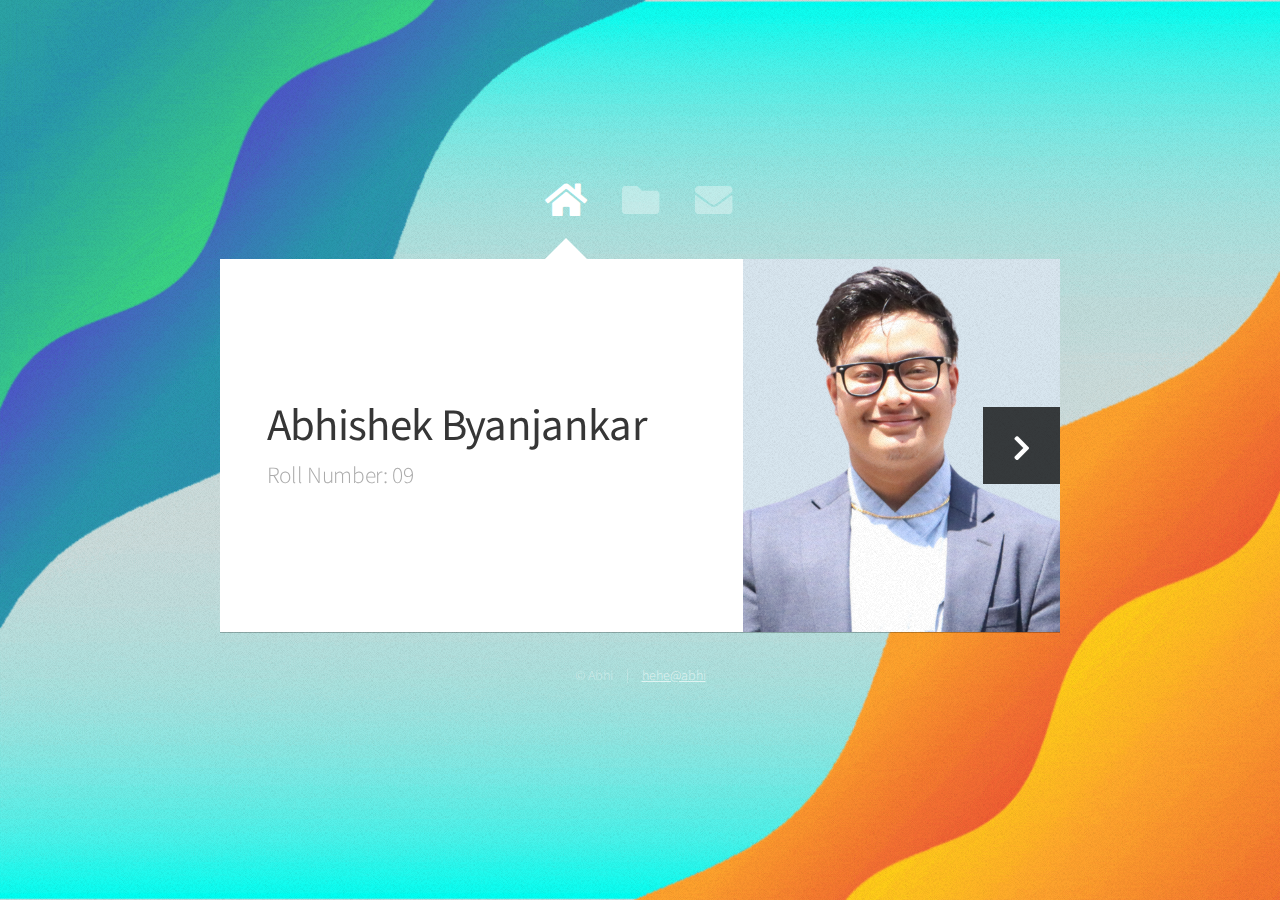
<file: index.html>
<!DOCTYPE HTML>

<html>
	<head>
		<title>Abhishek Byanjankar</title>
		<meta charset="utf-8" />
		<meta name="viewport" content="width=device-width, initial-scale=1, user-scalable=no" />
		<link rel="stylesheet" href="assets/css/main.css" />
		<noscript><link rel="stylesheet" href="assets/css/noscript.css" /></noscript>
	</head>
	<body class="is-preload">

		<!-- Wrapper-->
			<div id="wrapper">

				<!-- Nav -->
					<nav id="nav">
						<a href="#" class="icon solid fa-home"><span>Home</span></a>
						<a href="#work" class="icon solid fa-folder"><span>Work</span></a>
						<a href="#contact" class="icon solid fa-envelope"><span>Contact</span></a>
					</nav>

				<!-- Main -->
					<div id="main">

						<!-- Me -->
							<article id="home" class="panel intro">
								<header>
									<h1>Abhishek Byanjankar</h1>
									<p>Roll Number: 09</p>
								</header>
								<a href="#work" class="jumplink pic">
									<span class="arrow icon solid fa-chevron-right"><span>See my work</span></span>
									<img src="images/abhi_pp.png" alt="" />
								</a>
							</article>

						<!-- Work -->
							<article id="work" class="panel">
								<header>
									<h2>Work</h2>
								</header>
								<p>
									All the Assignment of Database Management System is below: 
								</p>
								<section>
									<div class="row">
										<div class="col-4 col-6-medium col-12-small">
											<a href="https://drive.google.com/file/d/15h_h-OrWGJTTJ2sKaqG1hChXD7zQr2gG/view?usp=sharing" class="image fit"><img src="images/Assignment 1.png" alt=""></a>
										</div>
										
									</div>
								</section>
							</article>

						<!-- Contact -->
							<article id="contact" class="panel">
								<header>
									<h2>Contact Me</h2>
								</header>
								<form action="https://formspree.io/f/xlezborv" method="post">
									<div>
										<div class="row">
											<div class="col-6 col-12-medium">
												<input type="text" name="name" placeholder="Name" />
											</div>
											<div class="col-6 col-12-medium">
												<input type="text" name="email" placeholder="Email" />
											</div>
											<div class="col-12">
												<input type="text" name="subject" placeholder="Subject" />
											</div>
											<div class="col-12">
												<textarea name="message" placeholder="Message" rows="6"></textarea>
											</div>
											<div class="col-12">
												<input type="submit" value="Send Message" />
											</div>
										</div>
									</div>
								</form>
							</article>

					</div>

				<!-- Footer -->
					<div id="footer">
						<ul class="copyright">
							<li>&copy; Abhi</li><li> <a href="https://home.abhishekbyanjankar.com.np/cv/">hehe@abhi</a></li>
						</ul>
					</div>

			</div>

		<!-- Scripts -->
			<script src="assets/js/jquery.min.js"></script>
			<script src="assets/js/browser.min.js"></script>
			<script src="assets/js/breakpoints.min.js"></script>
			<script src="assets/js/util.js"></script>
			<script src="assets/js/main.js"></script>

	</body>
</html>
</file>
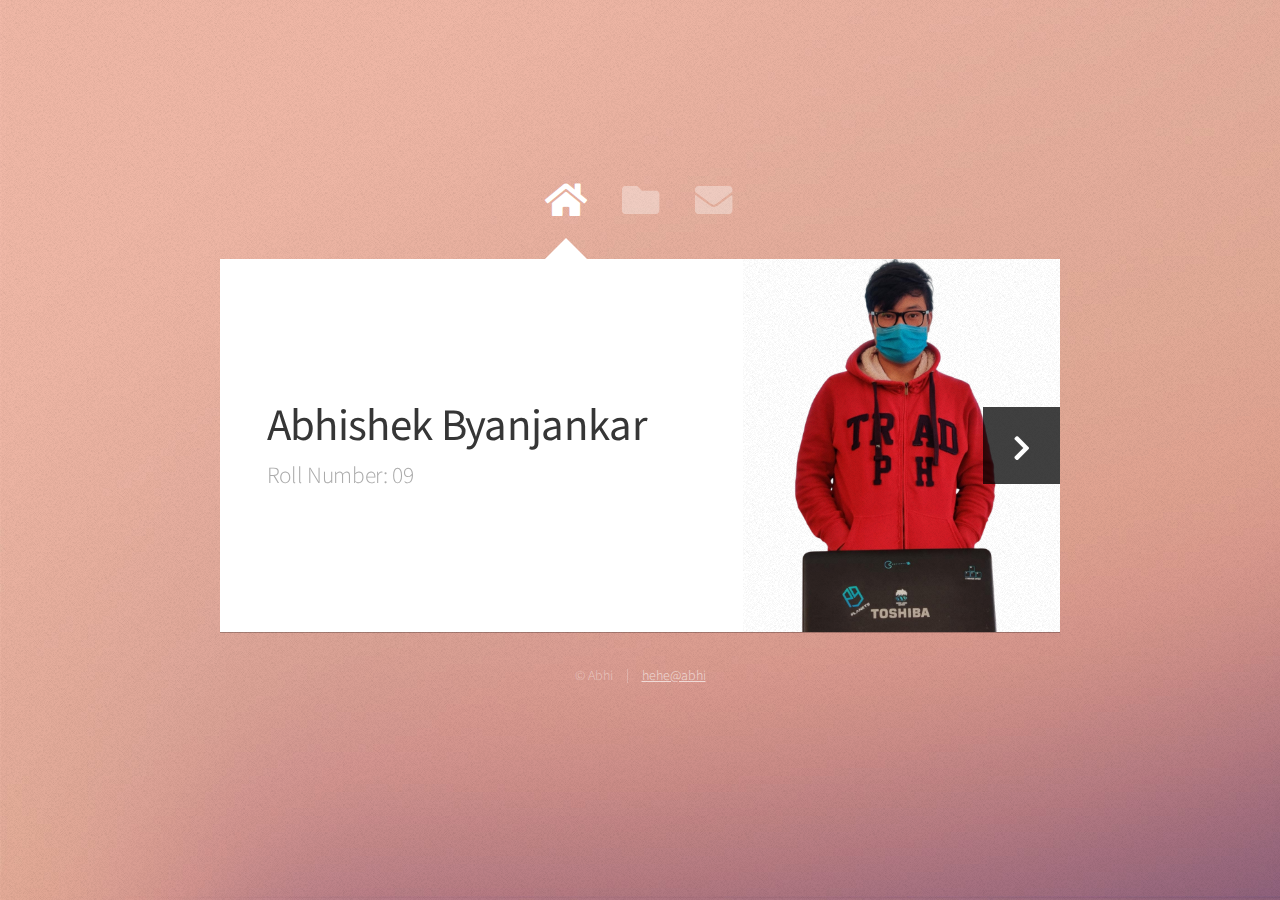
<file: dsa/index.html>
<!DOCTYPE HTML>

<html>
	<head>
		<title>Abhishek Byanjankar</title>
		<meta charset="utf-8" />
		<meta name="viewport" content="width=device-width, initial-scale=1, user-scalable=no" />
		<link rel="stylesheet" href="assets/css/main.css" />
		<noscript><link rel="stylesheet" href="assets/css/noscript.css" /></noscript>
	</head>
	<body class="is-preload">

		<!-- Wrapper-->
			<div id="wrapper">

				<!-- Nav -->
					<nav id="nav">
						<a href="#" class="icon solid fa-home"><span>Home</span></a>
						<a href="#work" class="icon solid fa-folder"><span>Work</span></a>
						<a href="#contact" class="icon solid fa-envelope"><span>Contact</span></a>
					</nav>

				<!-- Main -->
					<div id="main">

						<!-- Me -->
							<article id="home" class="panel intro">
								<header>
									<h1>Abhishek Byanjankar</h1>
									<p>Roll Number: 09</p>
								</header>
								<a href="#work" class="jumplink pic">
									<span class="arrow icon solid fa-chevron-right"><span>See my work</span></span>
									<img src="images/pp1.png" alt="" />
								</a>
							</article>

						<!-- Work -->
							<article id="work" class="panel">
								<header>
									<h2>Work</h2>
								</header>
								<p>
									All the Assignment of Data Structure and Algorithm is below: 
								</p>
								<section>
									<div class="row">
										<div class="col-4 col-6-medium col-12-small">
											<a href="https://drive.google.com/file/d/1prSfe3_hzFlLffNatTJvFtaI_1Pf3rta/view?usp=sharing" class="image fit"><img src="images/Assignment 1.png" alt=""></a>
										</div>
										<div class="col-4 col-6-medium col-12-small">
											<a href="https://drive.google.com/file/d/1OhdHf8nXW13vRNW9zxiqZ2CuZglHpRTw/view?usp=sharing" class="image fit"><img src="images/assignmentII.png" alt=""></a>
										</div>
<<<<<<< HEAD
=======
										
<<<<<<< HEAD
>>>>>>> 7b8e9f9c702ce1f648b33092ea68851e3d8e81c8
=======
										<div class="col-4 col-6-medium col-12-small">
											<a href="https://drive.google.com/file/d/1EiZWNcK36X4xkzhRo9C2TDTZKsRbXaZS/view?usp=sharing" class="image fit"><img src="images/Assignment III.png" alt=""></a>
										</div>
										
										
										
										
>>>>>>> 42cf3fe300186ddb5707d1b92260c9ada2021408
									</div>
								</section>
							</article>

						<!-- Contact -->
							<article id="contact" class="panel">
								<header>
									<h2>Contact Me</h2>
								</header>
								<form action="https://formspree.io/f/xlezborv" method="post">
									<div>
										<div class="row">
											<div class="col-6 col-12-medium">
												<input type="text" name="name" placeholder="Name" />
											</div>
											<div class="col-6 col-12-medium">
												<input type="text" name="email" placeholder="Email" />
											</div>
											<div class="col-12">
												<input type="text" name="subject" placeholder="Subject" />
											</div>
											<div class="col-12">
												<textarea name="message" placeholder="Message" rows="6"></textarea>
											</div>
											<div class="col-12">
												<input type="submit" value="Send Message" />
											</div>
										</div>
									</div>
								</form>
							</article>

					</div>

				<!-- Footer -->
					<div id="footer">
						<ul class="copyright">
							<li>&copy; Abhi</li><li> <a href="https://home.abhishekbyanjankar.com.np/cv/">hehe@abhi</a></li>
						</ul>
					</div>

			</div>

		<!-- Scripts -->
			<script src="assets/js/jquery.min.js"></script>
			<script src="assets/js/browser.min.js"></script>
			<script src="assets/js/breakpoints.min.js"></script>
			<script src="assets/js/util.js"></script>
			<script src="assets/js/main.js"></script>

	</body>
</html>
</file>
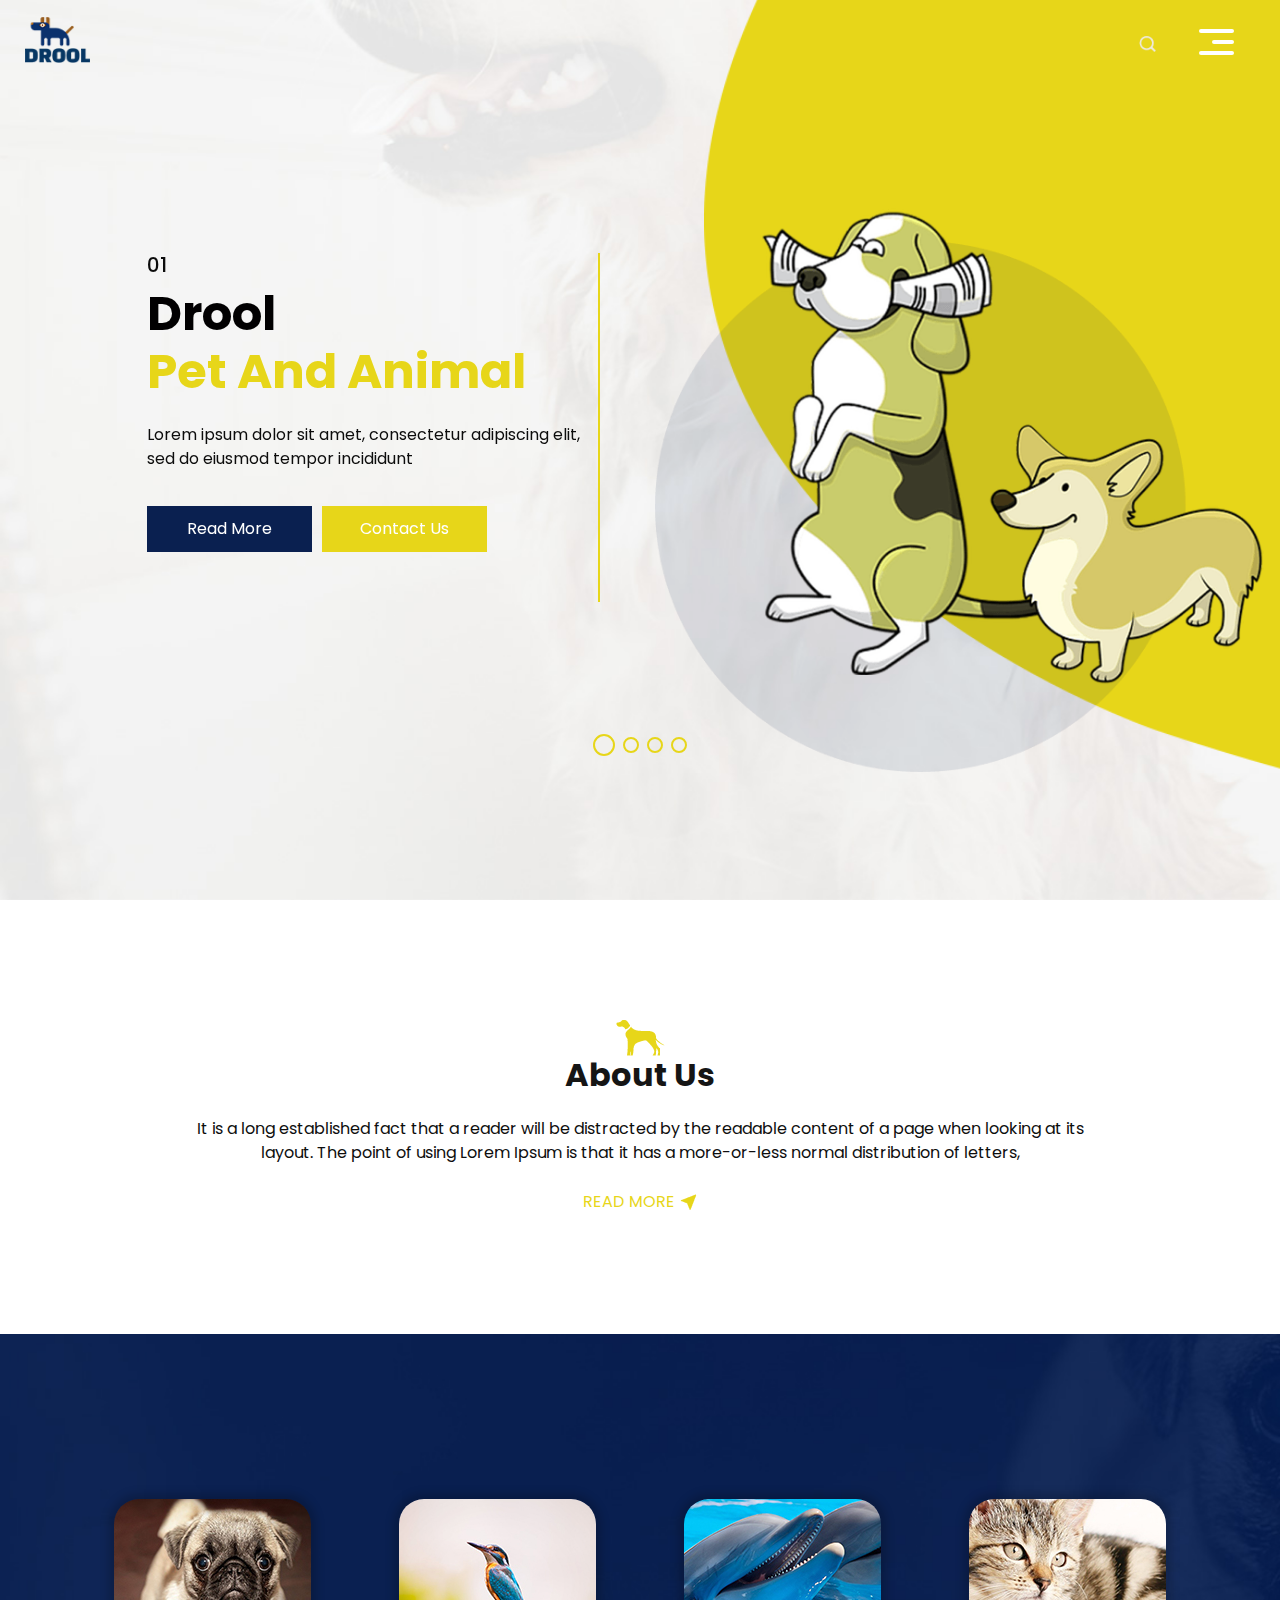
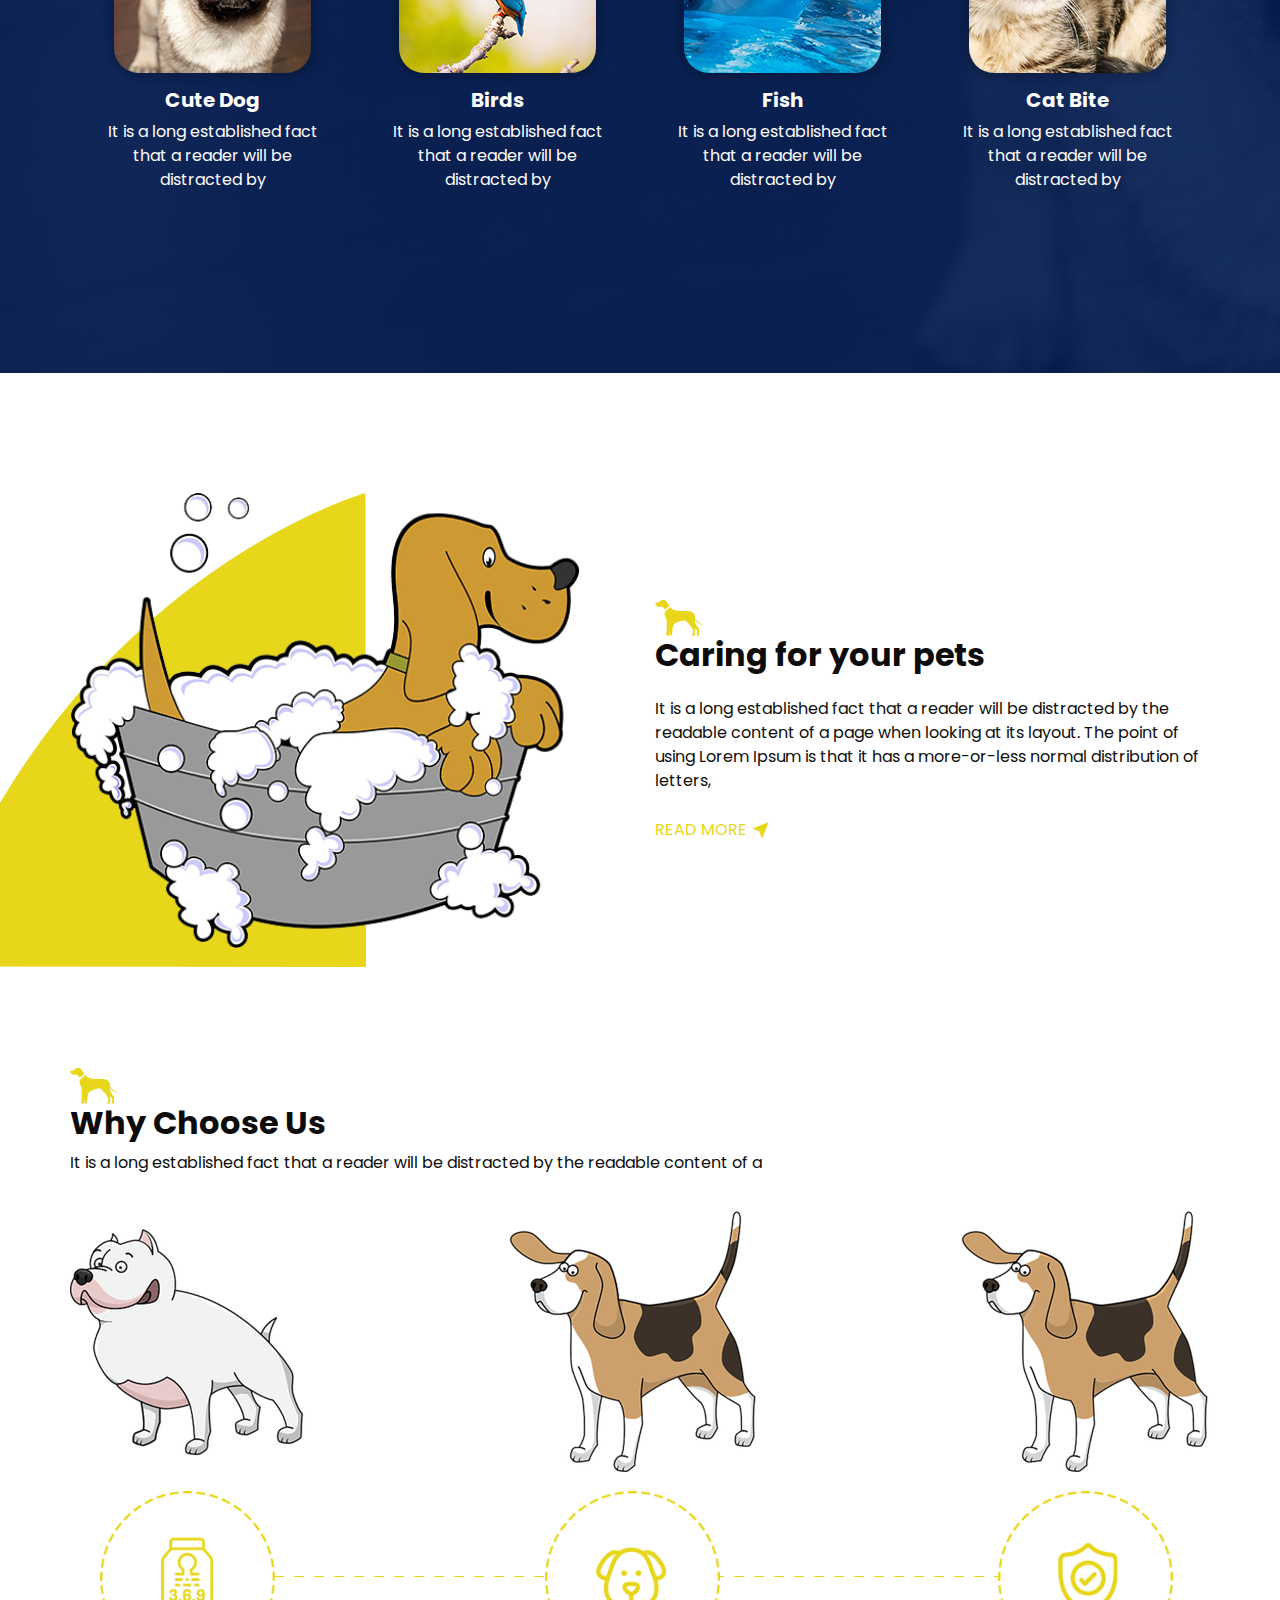
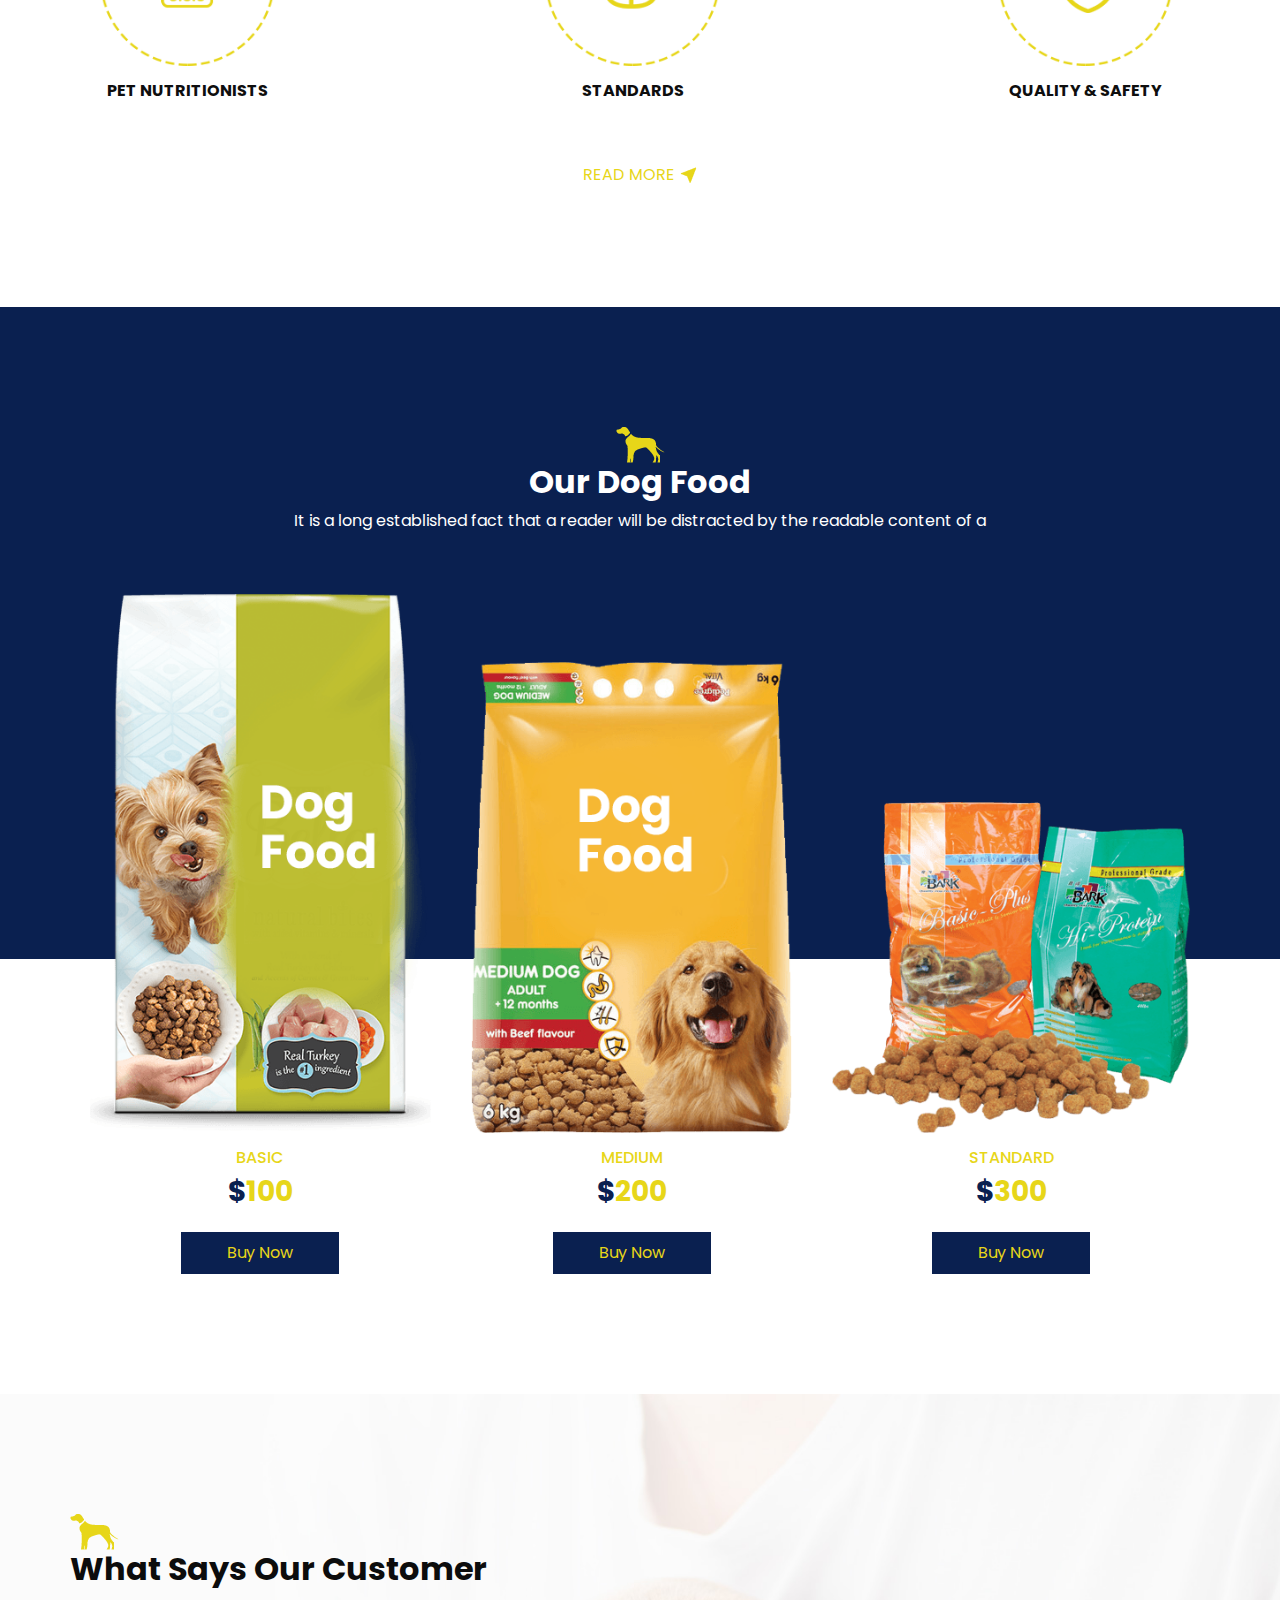
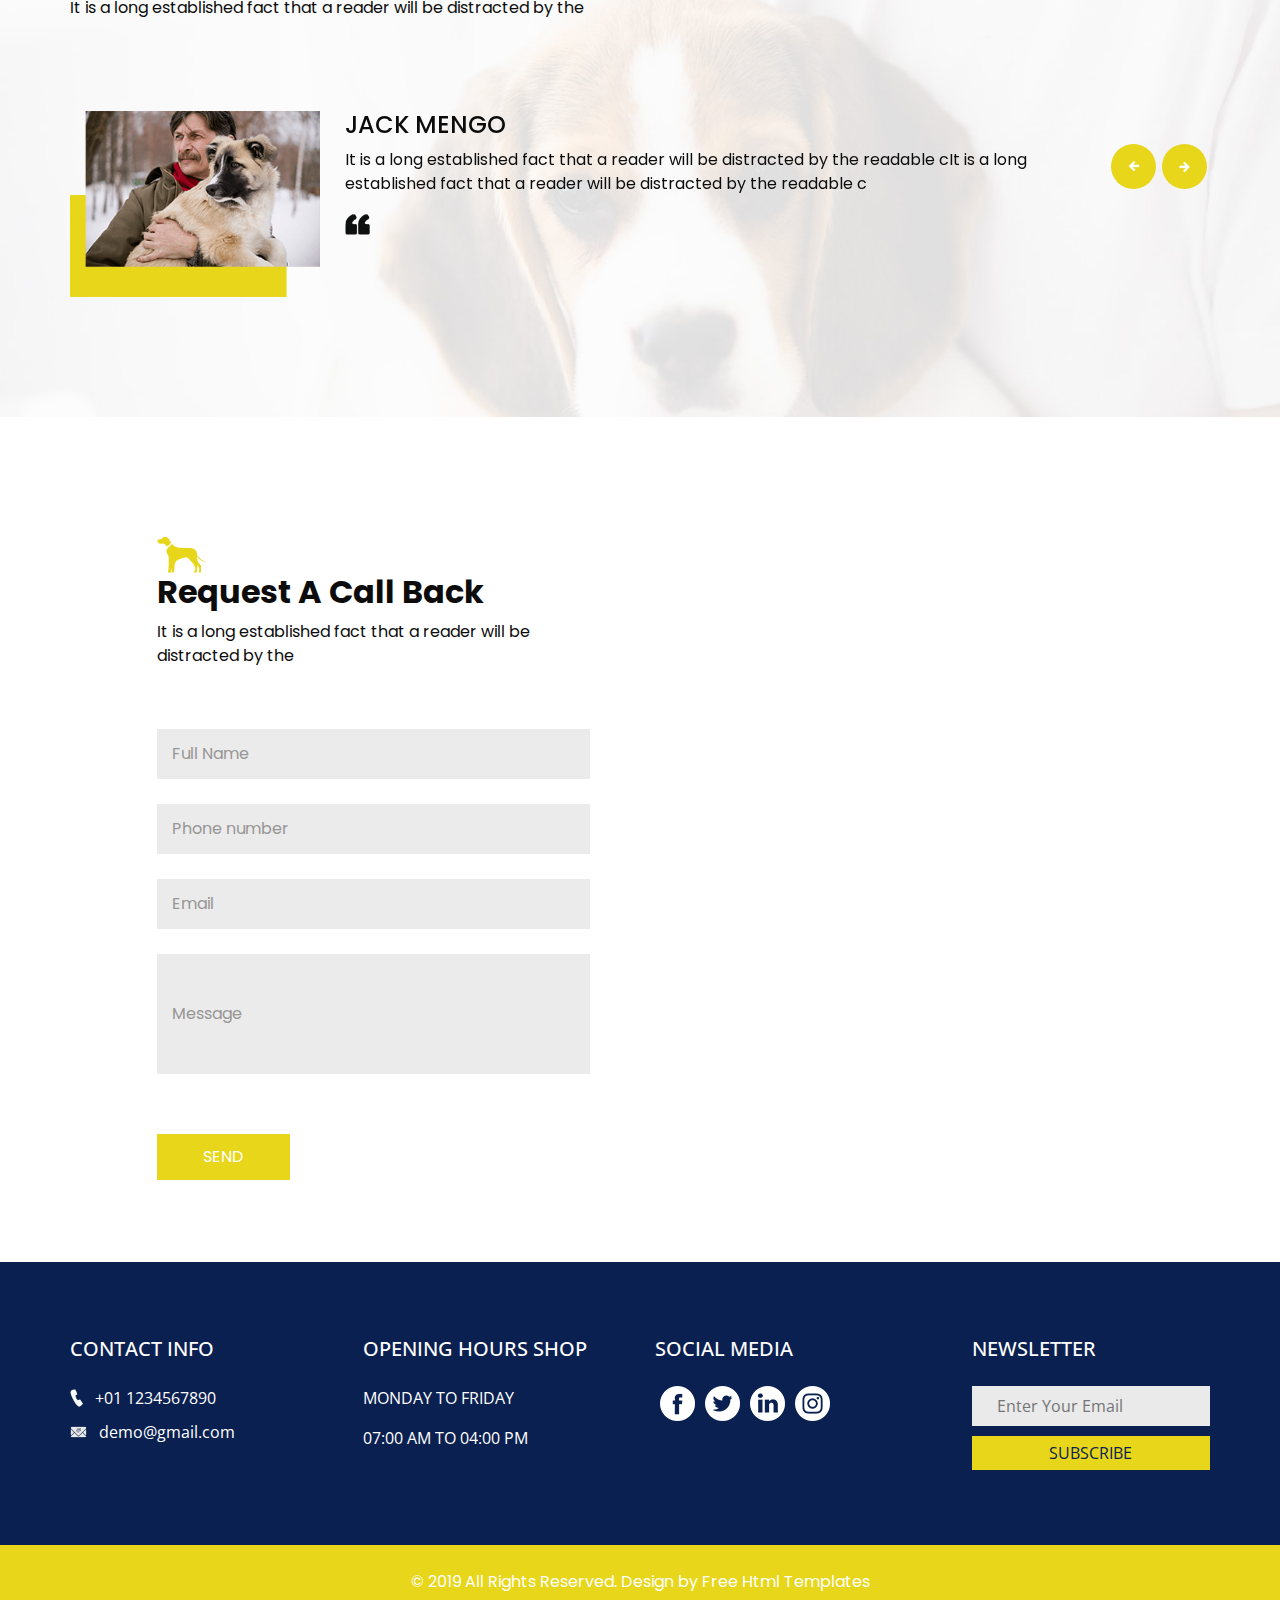
<file: test/index.html>
<!DOCTYPE html>
<html>

<head>
  <!-- Basic -->
  <meta charset="utf-8" />
  <meta http-equiv="X-UA-Compatible" content="IE=edge" />
  <!-- Mobile Metas -->
  <meta name="viewport" content="width=device-width, initial-scale=1, shrink-to-fit=no" />
  <!-- Site Metas -->
  <meta name="keywords" content="" />
  <meta name="description" content="" />
  <meta name="author" content="" />

  <title>Drool</title>

  <!-- bootstrap core css -->
  <link rel="stylesheet" type="text/css" href="css/bootstrap.css" />

  <!-- fonts style -->
  <link href="https://fonts.googleapis.com/css?family=Open+Sans|Poppins:400,700&display=swap" rel="stylesheet">
  <!-- Custom styles for this template -->
  <link href="css/style.css" rel="stylesheet" />
  <!-- responsive style -->
  <link href="css/responsive.css" rel="stylesheet" />
</head>

<body>
  <div class="hero_area ">
    <!-- header section strats -->
    <header class="header_section">
      <div class="container-fluid">
        <nav class="navbar navbar-expand-lg custom_nav-container">
          <a class="navbar-brand" href="index.html">
            <img src="images/logo.png" alt="">
          </a>
          <div class="" id="">
            <div class="User_option">
              <form class="form-inline my-2  mb-3 mb-lg-0">
                <input type="search" placeholder="Search">
                <button class="btn   my-sm-0 nav_search-btn" type="submit"></button>
              </form>
            </div>

            <div class="custom_menu-btn">
              <button onclick="openNav()">
                <span class="s-1">

                </span>
                <span class="s-2">

                </span>
                <span class="s-3">

                </span>
              </button>
            </div>
            <div id="myNav" class="overlay">
              <div class="overlay-content">
                <a href="index.html">Home</a>
                <a href="about.html">About</a>
                <a href="contact.html">Contact Us</a>
              </div>
            </div>
          </div>
        </nav>
      </div>
    </header>
    <!-- end header section -->
    <!-- slider section -->
    <section class="slider_section">
      <div id="carouselExampleIndicators" class="carousel slide" data-ride="carousel">
        <ol class="carousel-indicators">
          <li data-target="#carouselExampleIndicators" data-slide-to="0" class="active"></li>
          <li data-target="#carouselExampleIndicators" data-slide-to="1"></li>
          <li data-target="#carouselExampleIndicators" data-slide-to="2"></li>
          <li data-target="#carouselExampleIndicators" data-slide-to="3"></li>
        </ol>
        <div class="carousel-inner">
          <div class="carousel-item active">
            <div class="container-fluid">
              <div class="row">
                <div class="col-md-5 offset-md-1">
                  <div class="detail-box">
                    <div class="number">
                      <h5>
                        01
                      </h5>
                    </div>
                    <h1>
                      Drool <br>
                      <span>
                        Pet And Animal
                      </span>
                    </h1>
                    <p>
                      Lorem ipsum dolor sit amet, consectetur adipiscing elit, sed do eiusmod tempor incididunt
                    </p>
                    <div class="btn-box">
                      <a href="" class="btn-1">
                        Read More
                      </a>
                      <a href="" class="btn-2">
                        Contact Us
                      </a>
                    </div>
                  </div>
                </div>
                <div class="col-md-6">
                  <div class="img-box">
                    <img src="images/slider-img.png" alt="">
                  </div>
                </div>
              </div>
            </div>
          </div>
          <div class="carousel-item">
            <div class="container-fluid">
              <div class="row">
                <div class="col-md-5 offset-md-1">
                  <div class="detail-box">
                    <div class="number">
                      <h5>
                        02
                      </h5>
                    </div>
                    <h1>
                      Drool <br>
                      <span>
                        Pet And Animal
                      </span>
                    </h1>
                    <p>
                      Lorem ipsum dolor sit amet, consectetur adipiscing elit, sed do eiusmod tempor incididunt
                    </p>
                    <div class="btn-box">
                      <a href="" class="btn-1">
                        Read More
                      </a>
                      <a href="" class="btn-2">
                        Contact Us
                      </a>
                    </div>
                  </div>
                </div>
                <div class="col-md-6">
                  <div class="img-box">
                    <img src="images/slider-img.png" alt="">
                  </div>
                </div>
              </div>
            </div>
          </div>
          <div class="carousel-item">
            <div class="container-fluid">
              <div class="row">
                <div class="col-md-5 offset-md-1">
                  <div class="detail-box">
                    <div class="number">
                      <h5>
                        03
                      </h5>
                    </div>
                    <h1>
                      Drool <br>
                      <span>
                        Pet And Animal
                      </span>
                    </h1>
                    <p>
                      Lorem ipsum dolor sit amet, consectetur adipiscing elit, sed do eiusmod tempor incididunt
                    </p>
                    <div class="btn-box">
                      <a href="" class="btn-1">
                        Read More
                      </a>
                      <a href="" class="btn-2">
                        Contact Us
                      </a>
                    </div>
                  </div>
                </div>
                <div class="col-md-6">
                  <div class="img-box">
                    <img src="images/slider-img.png" alt="">
                  </div>
                </div>
              </div>
            </div>
          </div>
          <div class="carousel-item">
            <div class="container-fluid">
              <div class="row">
                <div class="col-md-5 offset-md-1">
                  <div class="detail-box">
                    <div class="number">
                      <h5>
                        04
                      </h5>
                    </div>
                    <h1>
                      Drool <br>
                      <span>
                        Pet And Animal
                      </span>
                    </h1>
                    <p>
                      Lorem ipsum dolor sit amet, consectetur adipiscing elit, sed do eiusmod tempor incididunt
                    </p>
                    <div class="btn-box">
                      <a href="" class="btn-1">
                        Read More
                      </a>
                      <a href="" class="btn-2">
                        Contact Us
                      </a>
                    </div>
                  </div>
                </div>
                <div class="col-md-6">
                  <div class="img-box">
                    <img src="images/slider-img.png" alt="">
                  </div>
                </div>
              </div>
            </div>
          </div>
        </div>
      </div>

    </section>
    <!-- end slider section -->
  </div>

  <!-- about section -->

  <section class="about_section layout_padding">
    <div class="container">
      <div class="detail-box">
        <div class="heading_container">
          <img src="images/heading-img.png" alt="">
          <h2>
            About Us
          </h2>
        </div>
        <p>
          It is a long established fact that a reader will be distracted by the readable content of a page when looking at its layout. The point of using Lorem Ipsum is that it has a more-or-less normal distribution of letters,
        </p>
        <div class="btn-box">
          <a href="">
            <span>
              Read More
            </span>
            <img src="images/link-arrow.png" alt="">
          </a>
        </div>
      </div>
    </div>
  </section>

  <!-- end about section -->

  <!-- animal section -->

  <section class="animal_section layout_padding">
    <div class="container">
      <div class="animal_container">
        <div class="box b1">
          <div class="img-box">
            <img src="images/dog.jpg" alt="">
          </div>
          <div class="detail-box">
            <h5>
              Cute Dog
            </h5>
            <p>
              It is a long established fact that a reader will be distracted by
            </p>
          </div>
        </div>
        <div class="box b2">
          <div class="img-box">
            <img src="images/bird.jpg" alt="">
          </div>
          <div class="detail-box">
            <h5>
              Birds
            </h5>
            <p>
              It is a long established fact that a reader will be distracted by
            </p>
          </div>
        </div>
        <div class="box b1">
          <div class="img-box">
            <img src="images/fish.jpg" alt="">
          </div>
          <div class="detail-box">
            <h5>
              Fish
            </h5>
            <p>
              It is a long established fact that a reader will be distracted by
            </p>
          </div>
        </div>
        <div class="box b2">
          <div class="img-box">
            <img src="images/cat.jpg" alt="">
          </div>
          <div class="detail-box">
            <h5>
              Cat Bite
            </h5>
            <p>
              It is a long established fact that a reader will be distracted by
            </p>
          </div>
        </div>
      </div>
    </div>
  </section>

  <!-- end animal section -->

  <!-- pet section -->

  <section class="pet_section layout_padding">
    <div class="container">
      <div class="row">
        <div class="col-md-6">
          <div class="img-box">
            <img src="images/pet-img.png" alt="">
          </div>
        </div>
        <div class="col-md-6">
          <div class="detail-box">
            <div class="heading_container">
              <img src="images/heading-img.png" alt="">
              <h2>
                Caring for your pets
              </h2>
            </div>
            <p>
              It is a long established fact that a reader will be distracted by the readable content of a page when looking at its layout. The point of using Lorem Ipsum is that it has a more-or-less normal distribution of letters,
            </p>
            <div class="btn-box">
              <a href="">
                <span>
                  Read More
                </span>
                <img src="images/link-arrow.png" alt="">
              </a>
            </div>
          </div>
        </div>
      </div>
    </div>
  </section>

  <!-- end pet section -->

  <!-- us section -->

  <section class="us_section layout_padding-bottom">
    <div class="container">
      <div class="heading_container">
        <img src="images/heading-img.png" alt="">
        <h2>
          Why Choose Us
        </h2>
        <p>
          It is a long established fact that a reader will be distracted by the readable content of a
        </p>
      </div>
      <div class="us_container">
        <div class="box">
          <div class="img1-box">
            <img src="images/pet1.png" alt="">
          </div>
          <div class="img2-box">
            <img src="images/omega.png" alt="">
          </div>
          <div class="detail-box">
            <h6>
              PET NUTRITIONISTS
            </h6>
          </div>
        </div>
        <div class="box">
          <div class="img1-box">
            <img src="images/pet2.png" alt="">
          </div>
          <div class="img2-box">
            <img src="images/dog.png" alt="">
          </div>
          <div class="detail-box">
            <h6>
              STANDARDS
            </h6>
          </div>
        </div>
        <div class="box">
          <div class="img1-box">
            <img src="images/pet2.png" alt="">
          </div>
          <div class="img2-box">
            <img src="images/shield.png" alt="">
          </div>
          <div class="detail-box">
            <h6>
              QUALITY & SAFETY
            </h6>
          </div>
        </div>
      </div>
      <div class="btn-box">
        <a href="">
          <span>
            Read More
          </span>
          <img src="images/link-arrow.png" alt="">
        </a>
      </div>
    </div>
  </section>

  <!-- end us section -->

  <!-- food section -->

  <section class="food_section layout_padding">
    <div class="container">
      <div class="heading_container">
        <img src="images/heading-img.png" alt="">
        <h2>
          Our Dog Food
        </h2>
        <p>
          It is a long established fact that a reader will be distracted by the readable content of a
        </p>
      </div>
      <div class="food_container">
        <div class="box">
          <div class="img-box">
            <img src="images/f1.png" alt="">
          </div>
          <div class="detail-box">
            <h6>
              Basic
            </h6>
            <h3>
              <span>$</span>100
            </h3>
            <a href="">
              Buy Now
            </a>
          </div>
        </div>
        <div class="box">
          <div class="img-box">
            <img src="images/f2.png" alt="">
          </div>
          <div class="detail-box">
            <h6>
              Medium
            </h6>
            <h3>
              <span>$</span>200
            </h3>
            <a href="">
              Buy Now
            </a>
          </div>
        </div>
        <div class="box">
          <div class="img-box">
            <img src="images/f3.png" alt="">
          </div>
          <div class="detail-box">
            <h6>
              Standard
            </h6>
            <h3>
              <span>$</span>300
            </h3>
            <a href="">
              Buy Now
            </a>
          </div>
        </div>
      </div>
    </div>
  </section>


  <!-- end food section -->

  <!-- client section -->

  <section class="client_section layout_padding">
    <div class="container">
      <div class="heading_container">
        <img src="images/heading-img.png" alt="">
        <h2>
          What Says Our Customer
        </h2>
        <p>
          It is a long established fact that a reader will be distracted by the
        </p>
      </div>
      <div id="carouselExampleControls" class="carousel slide" data-ride="carousel">
        <div class="carousel-inner">
          <div class="carousel-item active">
            <div class="box">
              <div class="img-box">
                <img src="images/client.png" alt="">
              </div>
              <div class="detail-box">
                <h4>
                  Jack Mengo
                </h4>
                <p>
                  It is a long established fact that a reader will be distracted by the readable cIt is a long established fact that a reader will be distracted by the readable c
                </p>
                <img src="images/quote.png" alt="">
              </div>
            </div>
          </div>
          <div class="carousel-item">
            <div class="box">
              <div class="img-box">
                <img src="images/client.png" alt="">
              </div>
              <div class="detail-box">
                <h4>
                  Jack Mengo
                </h4>
                <p>
                  It is a long established fact that a reader will be distracted by the readable cIt is a long established fact that a reader will be distracted by the readable c
                </p>
                <img src="images/quote.png" alt="">
              </div>
            </div>
          </div>
          <div class="carousel-item">
            <div class="box">
              <div class="img-box">
                <img src="images/client.png" alt="">
              </div>
              <div class="detail-box">
                <h4>
                  Jack Mengo
                </h4>
                <p>
                  It is a long established fact that a reader will be distracted by the readable cIt is a long established fact that a reader will be distracted by the readable c
                </p>
                <img src="images/quote.png" alt="">
              </div>
            </div>
          </div>
        </div>
        <div class="carousel_btn-box">
          <a class="carousel-control-prev" href="#carouselExampleControls" role="button" data-slide="prev">
            <span class="sr-only">Previous</span>
          </a>
          <a class="carousel-control-next" href="#carouselExampleControls" role="button" data-slide="next">
            <span class="sr-only">Next</span>
          </a>
        </div>
      </div>
    </div>
  </section>

  <!-- end client section -->

  <!-- contact section -->

  <section class="contact_section layout_padding-top">
    <div class="container-fluid">
      <div class="row">
        <div class="col-md-5 offset-md-1">
          <div class="form_container">
            <div class="heading_container">
              <img src="images/heading-img.png" alt="">
              <h2>
                Request A Call Back
              </h2>
              <p>
                It is a long established fact that a reader will be distracted by the
              </p>
            </div>
            <form action="">
              <div>
                <input type="text" placeholder="Full Name " />
              </div>
              <div>
                <input type="text" placeholder="Phone number" />
              </div>
              <div>
                <input type="email" placeholder="Email" />
              </div>
              <div>
                <input type="text" class="message-box" placeholder="Message" />
              </div>
              <div class="d-flex ">
                <button>
                  SEND
                </button>
              </div>
            </form>
          </div>
        </div>
        <div class="col-md-6 px-0">
          <div class="map_container">
            <div class="map-responsive">
              <iframe src="https://www.google.com/maps/embed/v1/place?key=AIzaSyA0s1a7phLN0iaD6-UE7m4qP-z21pH0eSc&q=Eiffel+Tower+Paris+France" width="600" height="300" frameborder="0" style="border:0; width: 100%; height:100%" allowfullscreen></iframe>
            </div>
          </div>
        </div>
      </div>
    </div>
  </section>

  <!-- end contact section -->


  <!-- info section -->
  <section class="info_section ">
    <div class="container">
      <div class="row">
        <div class="col-md-6 col-lg-3">
          <div class="info_contact">
            <h5>
              CONTACT INFO
            </h5>
            <div>
              <img src="images/call.png" alt="" />
              <p>
                +01 1234567890
              </p>
            </div>
            <div>
              <img src="images/mail.png" alt="" />
              <p>
                demo@gmail.com
              </p>
            </div>
          </div>
        </div>
        <div class="col-md-6 col-lg-3">
          <div class="info_time">
            <h5>
              Opening Hours Shop
            </h5>
            <div>
              <p>
                Monday to friday
              </p>
            </div>
            <div>
              <p>
                07:00 am to 04:00 pm
              </p>
            </div>
          </div>
        </div>

        <div class="col-md-6 col-lg-3">
          <div class="info_social">
            <h5>
              social media
            </h5>
            <div class="social_container">
              <div>
                <a href="">
                  <img src="images/fb.png" alt="" />
                </a>
              </div>
              <div>
                <a href="">
                  <img src="images/twitter.png" alt="" />
                </a>
              </div>
              <div>
                <a href="">
                  <img src="images/linkedin.png" alt="" />
                </a>
              </div>
              <div>
                <a href="">
                  <img src="images/instagram.png" alt="" />
                </a>
              </div>
            </div>
          </div>
        </div>
        <div class="col-md-6 col-lg-3">
          <div class="info_form pl-lg-4">
            <h5>
              Newsletter
            </h5>
            <form action="">
              <input type="text" placeholder="Enter Your Email" />
              <button type="submit">
                Subscribe
              </button>
            </form>
          </div>
        </div>
      </div>
    </div>
  </section>

  <!-- end info_section -->


  <!-- footer section -->
  <section class="container-fluid footer_section ">
    <p>
      &copy; 2019 All Rights Reserved. Design by
      <a href="https://html.design/">Free Html Templates</a>
    </p>
  </section>
  <!-- end  footer section -->


  <script type="text/javascript" src="js/jquery-3.4.1.min.js"></script>
  <script type="text/javascript" src="js/bootstrap.js"></script>
  <script>
    function openNav() {
      document.getElementById("myNav").classList.toggle("menu_width")
      document.querySelector(".custom_menu-btn").classList.toggle("menu_btn-style")
    }
  </script>

</body>

</html>
</file>
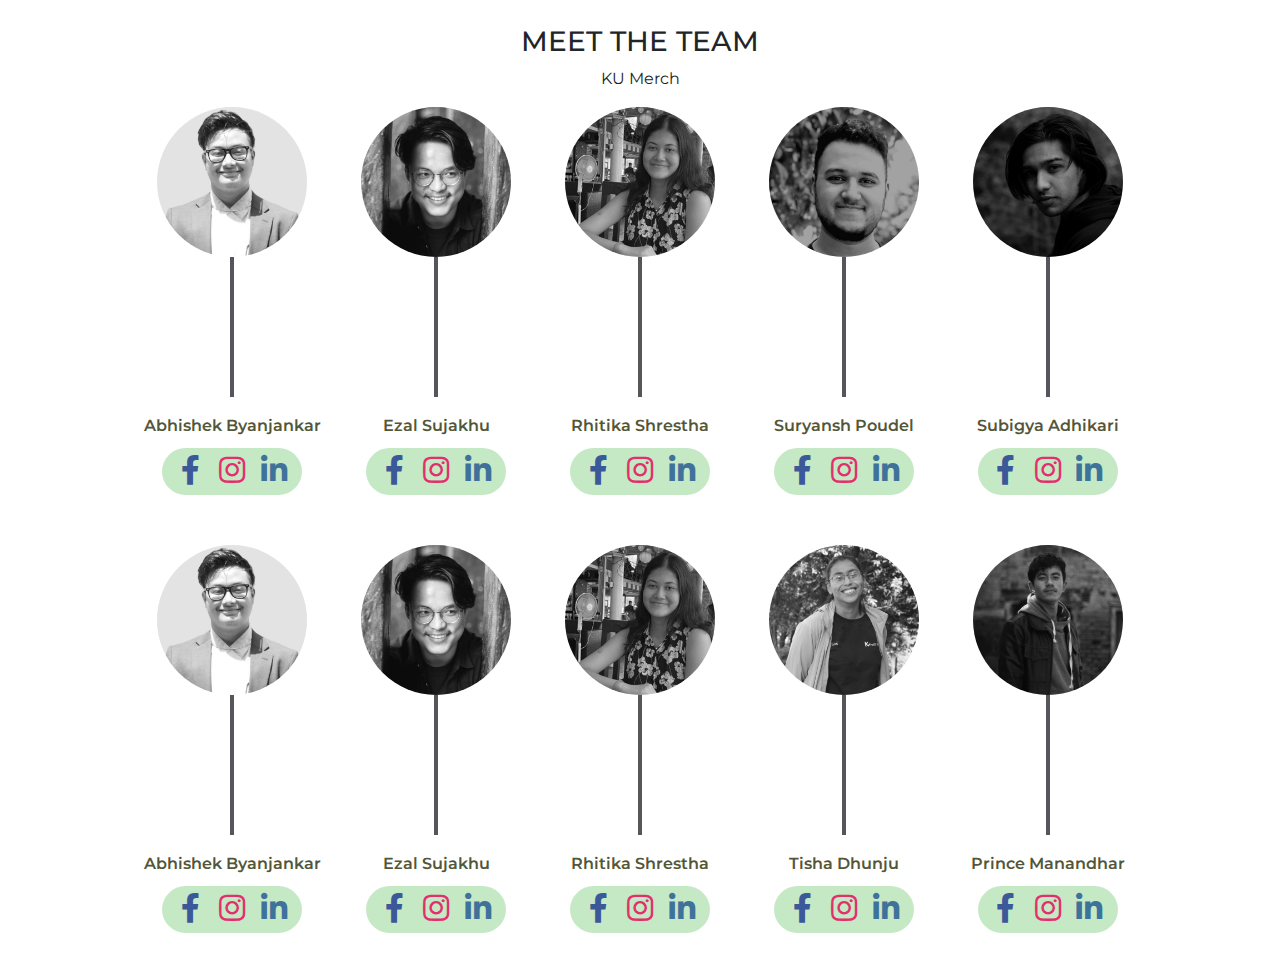
<file: KUMerchTeam/KUMerchTeamlayout-main/index.html>
<!DOCTYPE HTML>
<html>
	<head>
		<title>KU Merch</title>
		<meta charset="utf-8" />
		<meta name="viewport" content="width=device-width, initial-scale=1, user-scalable=no" />
		<link rel="stylesheet" href="style.css" />

<link rel="stylesheet" href="https://use.fontawesome.com/releases/v5.6.3/css/all.css">

<link rel="stylesheet" href="https://stackpath.bootstrapcdn.com/bootstrap/4.2.1/css/bootstrap.min.css">

</head>

<section class="team-wrapper bg-green section-padding">
		<div class="team-wrap">
			<div class="team-title-wrap text-center d-block w-100">
				<h3 class="team-title dash-line">MEET THE TEAM</h3>
				<p class="team-tagline">KU Merch</p>
			</div>
			<div class="container">
				<div class="row">
					<div class="col-12">
						<ul class="team-member-listing">
							<li class="team-member-listing-item text-center">
								<div class="team-member-img-wrap">
									<img src="abhi_pp.png" alt="Abhishek Byanjankar" class="img-fluid">
								</div>
								<div class="team-member-info-wrap">
									<p>Abhishek Byanjankar</p>
									<ul class="social-media-listing">
										<li class="social-media-list-item">
											<span class="social-media-list-dribble">
												<a href="https://www.facebook.com/abhishek.byanjankar.33/"><i class="fab fa-facebook-f"></i></a>
											</span>
										</li>
										<li class="social-media-list-item">
											<span class="social-media-list-behance">
												<a href="https://www.instagram.com/ok_gg.exe/"><i class="fab fa-instagram"></i></a>
											</span>
										</li>
										<li class="social-media-list-item">
											<span class="social-media-list-twitter">
												<a href="https://www.linkedin.com/in/abhishekbyanjankar/"><i class="fab fa-linkedin-in"></i></a>
											</span>
										</li>
									</ul>
								</div>
							</li>
							<li class="team-member-listing-item text-center">
								<div class="team-member-img-wrap">
									<img src="ezal_pp.jpg" alt="Ezal Sujakhu" class="img-fluid">
								</div>
								<div class="team-member-info-wrap">
									<p>Ezal Sujakhu</p>
									<ul class="social-media-listing">
										<li class="social-media-list-item">
											<span class="social-media-list-dribble">
												<a href="https://www.facebook.com/ezal.sujakhu"><i class="fab fa-facebook-f"></i></a>
											</span>
										</li>
										<li class="social-media-list-item">
											<span class="social-media-list-behance">
												<a href="https://www.instagram.com/ezalsujakhu/"><i class="fab fa-instagram"></i></a>
											</span>
										</li>
										<li class="social-media-list-item">
											<span class="social-media-list-twitter">
												<a href="https://www.linkedin.com/in/ezal-sujakhu-19b27123a/"><i class="fab fa-linkedin-in"></i></a>
											</span>
										</li>
									</ul>
								</div>
							</li>
							<li class="team-member-listing-item text-center">
								<div class="team-member-img-wrap">
									<img src="rhitika_pp.png" alt="/" class="img-fluid">
								</div>
								<div class="team-member-info-wrap">
									<p>Rhitika Shrestha</p>
									<ul class="social-media-listing">
										<li class="social-media-list-item">
											<span class="social-media-list-dribble">
												<a href="#"><i class="fab fa-facebook-f"></i></a>
											</span>
										</li>
										<li class="social-media-list-item">
											<span class="social-media-list-behance">
												<a href="#"><i class="fab fa-instagram"></i></a>
											</span>
										</li>
										<li class="social-media-list-item">
											<span class="social-media-list-twitter">
												<a href="#"><i class="fab fa-linkedin-in"></i></a>
											</span>
										</li>
									</ul>
								</div>
							</li>
							<li class="team-member-listing-item text-center">
								<div class="team-member-img-wrap">
									<img src="suryansh_pp.jpeg" alt="/" class="img-fluid">
								</div>
								<div class="team-member-info-wrap">
									<p>Suryansh Poudel</p>
									<ul class="social-media-listing">
										<li class="social-media-list-item">
											<span class="social-media-list-dribble">
												<a href="#"><i class="fab fa-facebook-f"></i></a>
											</span>
										</li>
										<li class="social-media-list-item">
											<span class="social-media-list-behance">
												<a href="#"><i class="fab fa-instagram"></i></a>
											</span>
										</li>
										<li class="social-media-list-item">
											<span class="social-media-list-twitter">
												<a href="#"><i class="fab fa-linkedin-in"></i></a>
											</span>
										</li>
									</ul>
								</div>
							</li>
							<li class="team-member-listing-item text-center">
								<div class="team-member-img-wrap">
									<img src="subigya_pp.png" alt="/" class="img-fluid">
								</div>
								<div class="team-member-info-wrap">
									<p>Subigya Adhikari</p>
									<ul class="social-media-listing">
										<li class="social-media-list-item">
											<span class="social-media-list-dribble">
												<a href="https://www.facebook.com/profile.php?id=100009794948551"><i class="fab fa-facebook-f"></i></a>
											</span>
										</li>
										<li class="social-media-list-item">
											<span class="social-media-list-behance">
												<a href="https://www.instagram.com/subigya.adh/"><i class="fab fa-instagram"></i></a>
											</span>
										</li>
										<li class="social-media-list-item">
											<span class="social-media-list-twitter">
												<a href="https://www.linkedin.com/in/subigya-adhikari-5b8a83215/"><i class="fab fa-linkedin-in"></i></a>
											</span>
										</li>
									</ul>
								</div>
							</li>
						</ul>
					</div>
				</div>
			</div>
		</div>
	</section>

<!-- Second Part-->
	<section class="team-wrapper bg-green section-padding">
		<div class="team-wrap">
			<div class="team-title-wrap text-center d-block w-100">
			</div>
			<div class="container">
				<div class="row">
					<div class="col-12">
						<ul class="team-member-listing">
							<li class="team-member-listing-item text-center">
								<div class="team-member-img-wrap">
									<img src="abhi_pp.png" alt="/" class="img-fluid">
								</div>
								<div class="team-member-info-wrap">
									<p>Abhishek Byanjankar</p>
									<ul class="social-media-listing">
										<li class="social-media-list-item">
											<span class="social-media-list-dribble">
												<a href="https://www.facebook.com/abhishek.byanjankar.33/"><i class="fab fa-facebook-f"></i></a>
											</span>
										</li>
										<li class="social-media-list-item">
											<span class="social-media-list-behance">
												<a href="#"><i class="fab fa-instagram"></i></a>
											</span>
										</li>
										<li class="social-media-list-item">
											<span class="social-media-list-twitter">
												<a href="https://www.linkedin.com/in/abhishekbyanjankar/"><i class="fab fa-linkedin-in"></i></a>
											</span>
										</li>
									</ul>
								</div>
							</li>
							<li class="team-member-listing-item text-center">
								<div class="team-member-img-wrap">
									<img src="ezal_pp.jpg" alt="Ezal" class="img-fluid">
								</div>
								<div class="team-member-info-wrap">
									<p>Ezal Sujakhu</p>
									<ul class="social-media-listing">
										<li class="social-media-list-item">
											<span class="social-media-list-dribble">
												<a href="https://www.facebook.com/ezal.sujakhu"><i class="fab fa-facebook-f"></i></a>
											</span>
										</li>
										<li class="social-media-list-item">
											<span class="social-media-list-behance">
												<a href="https://www.instagram.com/ezalsujakhu/"><i class="fab fa-instagram"></i></a>
											</span>
										</li>
										<li class="social-media-list-item">
											<span class="social-media-list-twitter">
												<a href="https://www.linkedin.com/in/ezal-sujakhu-19b27123a/"><i class="fab fa-linkedin-in"></i></a>
											</span>
										</li>
									</ul>
								</div>
							</li>
							<li class="team-member-listing-item text-center">
								<div class="team-member-img-wrap">
									<img src="rhitika_pp.png" alt="/" class="img-fluid">
								</div>
								<div class="team-member-info-wrap">
									<p>Rhitika Shrestha</p>
									<ul class="social-media-listing">
										<li class="social-media-list-item">
											<span class="social-media-list-dribble">
												<a href="https://www.facebook.com/rhitika.shrestha.3"><i class="fab fa-facebook-f"></i></a>
											</span>
										</li>
										<li class="social-media-list-item">
											<span class="social-media-list-behance">
												<a href="https://www.instagram.com/rhitika_shrestha/"><i class="fab fa-instagram"></i></a>
											</span>
										</li>
										<li class="social-media-list-item">
											<span class="social-media-list-twitter">
												<a href="https://www.linkedin.com/in/rhitika-shrestha-593895232/"><i class="fab fa-linkedin-in"></i></a>
											</span>
										</li>
									</ul>
								</div>
							</li>
							<li class="team-member-listing-item text-center">
								<div class="team-member-img-wrap">
									<img src="tisha_pp.jpeg" alt="/" class="img-fluid">
								</div>
								<div class="team-member-info-wrap">
									<p>Tisha Dhunju</p>
									<ul class="social-media-listing">
										<li class="social-media-list-item">
											<span class="social-media-list-dribble">
												<a href="#"><i class="fab fa-facebook-f"></i></a>
											</span>
										</li>
										<li class="social-media-list-item">
											<span class="social-media-list-behance">
												<a href="https://www.instagram.com/tishadhunju/"><i class="fab fa-instagram"></i></a>
											</span>
										</li>
										<li class="social-media-list-item">
											<span class="social-media-list-twitter">
												<a href="#"><i class="fab fa-linkedin-in"></i></a>
											</span>
										</li>
									</ul>
								</div>
							</li>
							<li class="team-member-listing-item text-center">
								<div class="team-member-img-wrap">
									<img src="prince_pp.jpeg" alt="/" class="img-fluid">
								</div>
								<div class="team-member-info-wrap">
									<p>Prince Manandhar</p>
									<ul class="social-media-listing">
										<li class="social-media-list-item">
											<span class="social-media-list-dribble">
												<a href="#"><i class="fab fa-facebook-f"></i></a>
											</span>
										</li>
										<li class="social-media-list-item">
											<span class="social-media-list-behance">
												<a href="https://www.instagram.com/princemnandhar/"><i class="fab fa-instagram"></i></a>
											</span>
										</li>
										<li class="social-media-list-item">
											<span class="social-media-list-twitter">
												<a href="#"><i class="fab fa-linkedin-in"></i></a>
											</span>
										</li>
									</ul>
								</div>
							</li>
						</ul>
					</div>
				</div>
			</div>
		</div>
	</section>
</file>
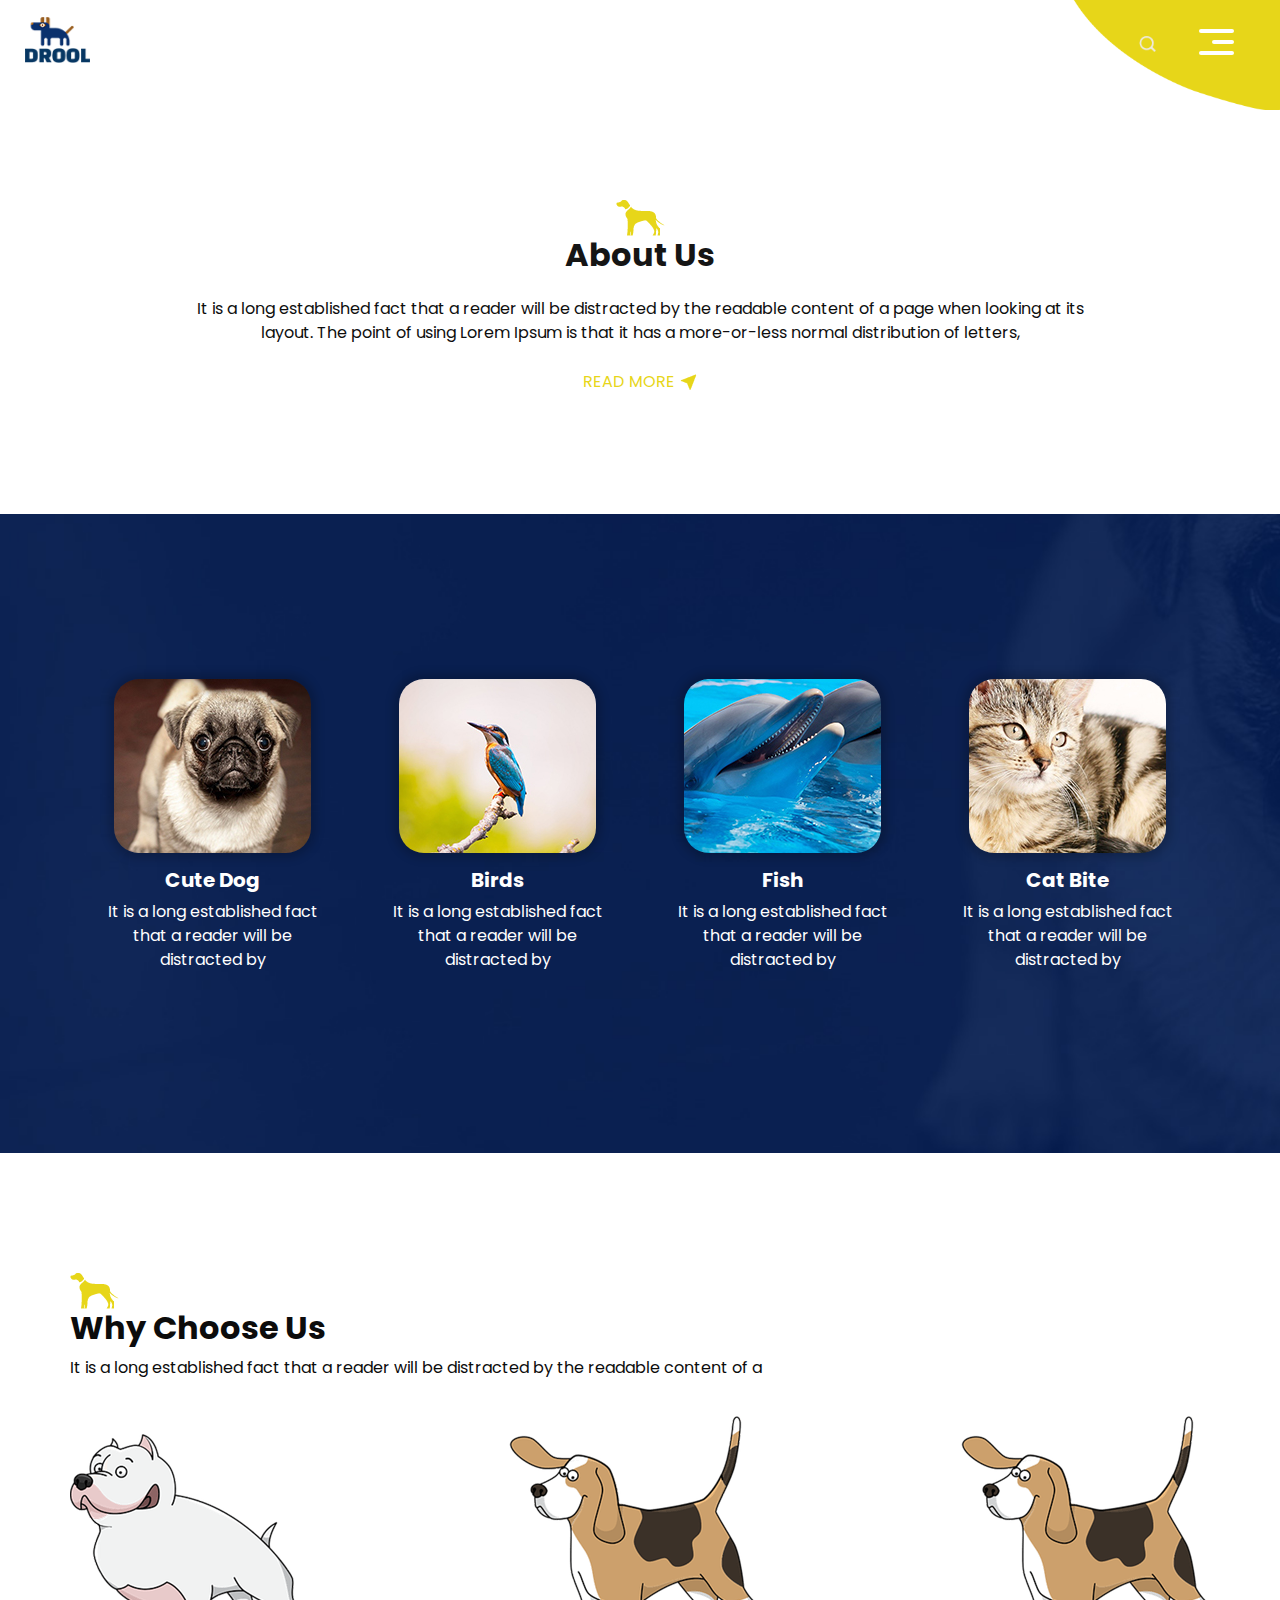
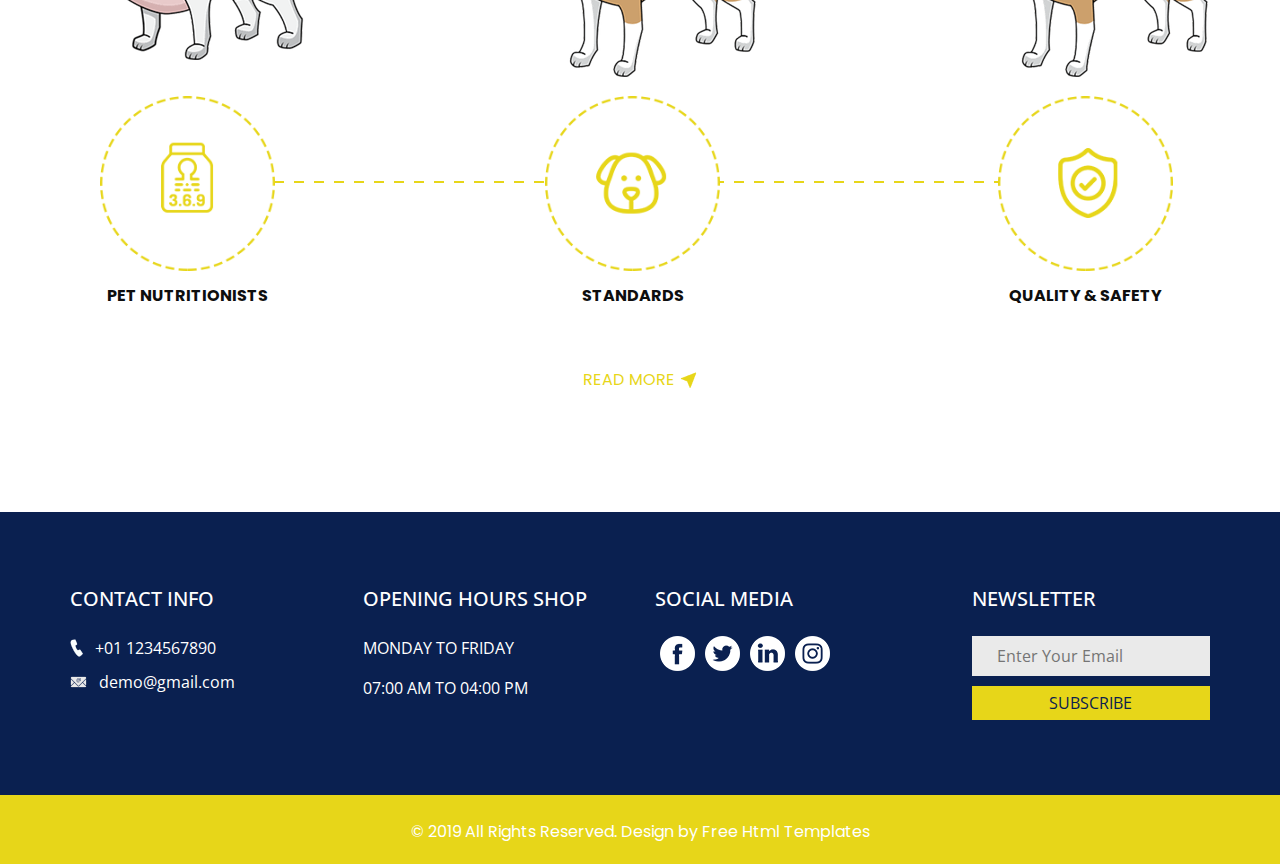
<file: test/about.html>
<!DOCTYPE html>
<html>

<head>
  <!-- Basic -->
  <meta charset="utf-8" />
  <meta http-equiv="X-UA-Compatible" content="IE=edge" />
  <!-- Mobile Metas -->
  <meta name="viewport" content="width=device-width, initial-scale=1, shrink-to-fit=no" />
  <!-- Site Metas -->
  <meta name="keywords" content="" />
  <meta name="description" content="" />
  <meta name="author" content="" />

  <title>Drool</title>

  <!-- bootstrap core css -->
  <link rel="stylesheet" type="text/css" href="css/bootstrap.css" />

  <!-- fonts style -->
  <link href="https://fonts.googleapis.com/css?family=Open+Sans|Poppins:400,700&display=swap" rel="stylesheet">
  <!-- Custom styles for this template -->
  <link href="css/style.css" rel="stylesheet" />
  <!-- responsive style -->
  <link href="css/responsive.css" rel="stylesheet" />
</head>

<body class="sub_page">
  <div class="hero_area ">
    <!-- header section strats -->
    <header class="header_section">
      <div class="container-fluid">
        <nav class="navbar navbar-expand-lg custom_nav-container">
          <a class="navbar-brand" href="index.html">
            <img src="images/logo.png" alt="">
          </a>
          <div class="" id="">
            <div class="User_option">
              <form class="form-inline my-2  mb-3 mb-lg-0">
                <input type="search" placeholder="Search">
                <button class="btn   my-sm-0 nav_search-btn" type="submit"></button>
              </form>
            </div>

            <div class="custom_menu-btn">
              <button onclick="openNav()">
                <span class="s-1">

                </span>
                <span class="s-2">

                </span>
                <span class="s-3">

                </span>
              </button>
            </div>
            <div id="myNav" class="overlay">
              <div class="overlay-content">
                <a href="index.html">Home</a>
                <a href="about.html">About</a>
                <a href="contact.html">Contact Us</a>
              </div>
            </div>
          </div>
        </nav>
      </div>
    </header>
    <!-- end header section -->
  </div>

  <!-- about section -->

  <section class="about_section layout_padding">
    <div class="container">
      <div class="detail-box">
        <div class="heading_container">
          <img src="images/heading-img.png" alt="">
          <h2>
            About Us
          </h2>
        </div>
        <p>
          It is a long established fact that a reader will be distracted by the readable content of a page when looking at its layout. The point of using Lorem Ipsum is that it has a more-or-less normal distribution of letters,
        </p>
        <div class="btn-box">
          <a href="">
            <span>
              Read More
            </span>
            <img src="images/link-arrow.png" alt="">
          </a>
        </div>
      </div>
    </div>
  </section>

  <!-- end about section -->

  <!-- animal section -->

  <section class="animal_section layout_padding">
    <div class="container">
      <div class="animal_container">
        <div class="box b1">
          <div class="img-box">
            <img src="images/dog.jpg" alt="">
          </div>
          <div class="detail-box">
            <h5>
              Cute Dog
            </h5>
            <p>
              It is a long established fact that a reader will be distracted by
            </p>
          </div>
        </div>
        <div class="box b2">
          <div class="img-box">
            <img src="images/bird.jpg" alt="">
          </div>
          <div class="detail-box">
            <h5>
              Birds
            </h5>
            <p>
              It is a long established fact that a reader will be distracted by
            </p>
          </div>
        </div>
        <div class="box b1">
          <div class="img-box">
            <img src="images/fish.jpg" alt="">
          </div>
          <div class="detail-box">
            <h5>
              Fish
            </h5>
            <p>
              It is a long established fact that a reader will be distracted by
            </p>
          </div>
        </div>
        <div class="box b2">
          <div class="img-box">
            <img src="images/cat.jpg" alt="">
          </div>
          <div class="detail-box">
            <h5>
              Cat Bite
            </h5>
            <p>
              It is a long established fact that a reader will be distracted by
            </p>
          </div>
        </div>
      </div>
    </div>
  </section>

  <!-- end animal section -->

  <!-- us section -->

  <section class="us_section layout_padding">
    <div class="container">
      <div class="heading_container">
        <img src="images/heading-img.png" alt="">
        <h2>
          Why Choose Us
        </h2>
        <p>
          It is a long established fact that a reader will be distracted by the readable content of a
        </p>
      </div>
      <div class="us_container">
        <div class="box">
          <div class="img1-box">
            <img src="images/pet1.png" alt="">
          </div>
          <div class="img2-box">
            <img src="images/omega.png" alt="">
          </div>
          <div class="detail-box">
            <h6>
              PET NUTRITIONISTS
            </h6>
          </div>
        </div>
        <div class="box">
          <div class="img1-box">
            <img src="images/pet2.png" alt="">
          </div>
          <div class="img2-box">
            <img src="images/dog.png" alt="">
          </div>
          <div class="detail-box">
            <h6>
              STANDARDS
            </h6>
          </div>
        </div>
        <div class="box">
          <div class="img1-box">
            <img src="images/pet2.png" alt="">
          </div>
          <div class="img2-box">
            <img src="images/shield.png" alt="">
          </div>
          <div class="detail-box">
            <h6>
              QUALITY & SAFETY
            </h6>
          </div>
        </div>
      </div>
      <div class="btn-box">
        <a href="">
          <span>
            Read More
          </span>
          <img src="images/link-arrow.png" alt="">
        </a>
      </div>
    </div>
  </section>

  <!-- end us section -->


  <!-- info section -->
  <section class="info_section ">
    <div class="container">
      <div class="row">
        <div class="col-md-6 col-lg-3">
          <div class="info_contact">
            <h5>
              CONTACT INFO
            </h5>
            <div>
              <img src="images/call.png" alt="" />
              <p>
                +01 1234567890
              </p>
            </div>
            <div>
              <img src="images/mail.png" alt="" />
              <p>
                demo@gmail.com
              </p>
            </div>
          </div>
        </div>
        <div class="col-md-6 col-lg-3">
          <div class="info_time">
            <h5>
              Opening Hours Shop
            </h5>
            <div>
              <p>
                Monday to friday
              </p>
            </div>
            <div>
              <p>
                07:00 am to 04:00 pm
              </p>
            </div>
          </div>
        </div>

        <div class="col-md-6 col-lg-3">
          <div class="info_social">
            <h5>
              social media
            </h5>
            <div class="social_container">
              <div>
                <a href="">
                  <img src="images/fb.png" alt="" />
                </a>
              </div>
              <div>
                <a href="">
                  <img src="images/twitter.png" alt="" />
                </a>
              </div>
              <div>
                <a href="">
                  <img src="images/linkedin.png" alt="" />
                </a>
              </div>
              <div>
                <a href="">
                  <img src="images/instagram.png" alt="" />
                </a>
              </div>
            </div>
          </div>
        </div>
        <div class="col-md-6 col-lg-3">
          <div class="info_form pl-lg-4">
            <h5>
              Newsletter
            </h5>
            <form action="">
              <input type="text" placeholder="Enter Your Email" />
              <button type="submit">
                Subscribe
              </button>
            </form>
          </div>
        </div>
      </div>
    </div>
  </section>

  <!-- end info_section -->


  <!-- footer section -->
  <section class="container-fluid footer_section ">
    <p>
      &copy; 2019 All Rights Reserved. Design by
      <a href="https://html.design/">Free Html Templates</a>
    </p>
  </section>
  <!-- end  footer section -->


  <script type="text/javascript" src="js/jquery-3.4.1.min.js"></script>
  <script type="text/javascript" src="js/bootstrap.js"></script>
  <script>
    function openNav() {
      document.getElementById("myNav").classList.toggle("menu_width")
      document.querySelector(".custom_menu-btn").classList.toggle("menu_btn-style")
    }
  </script>

</body>

</html>
</file>
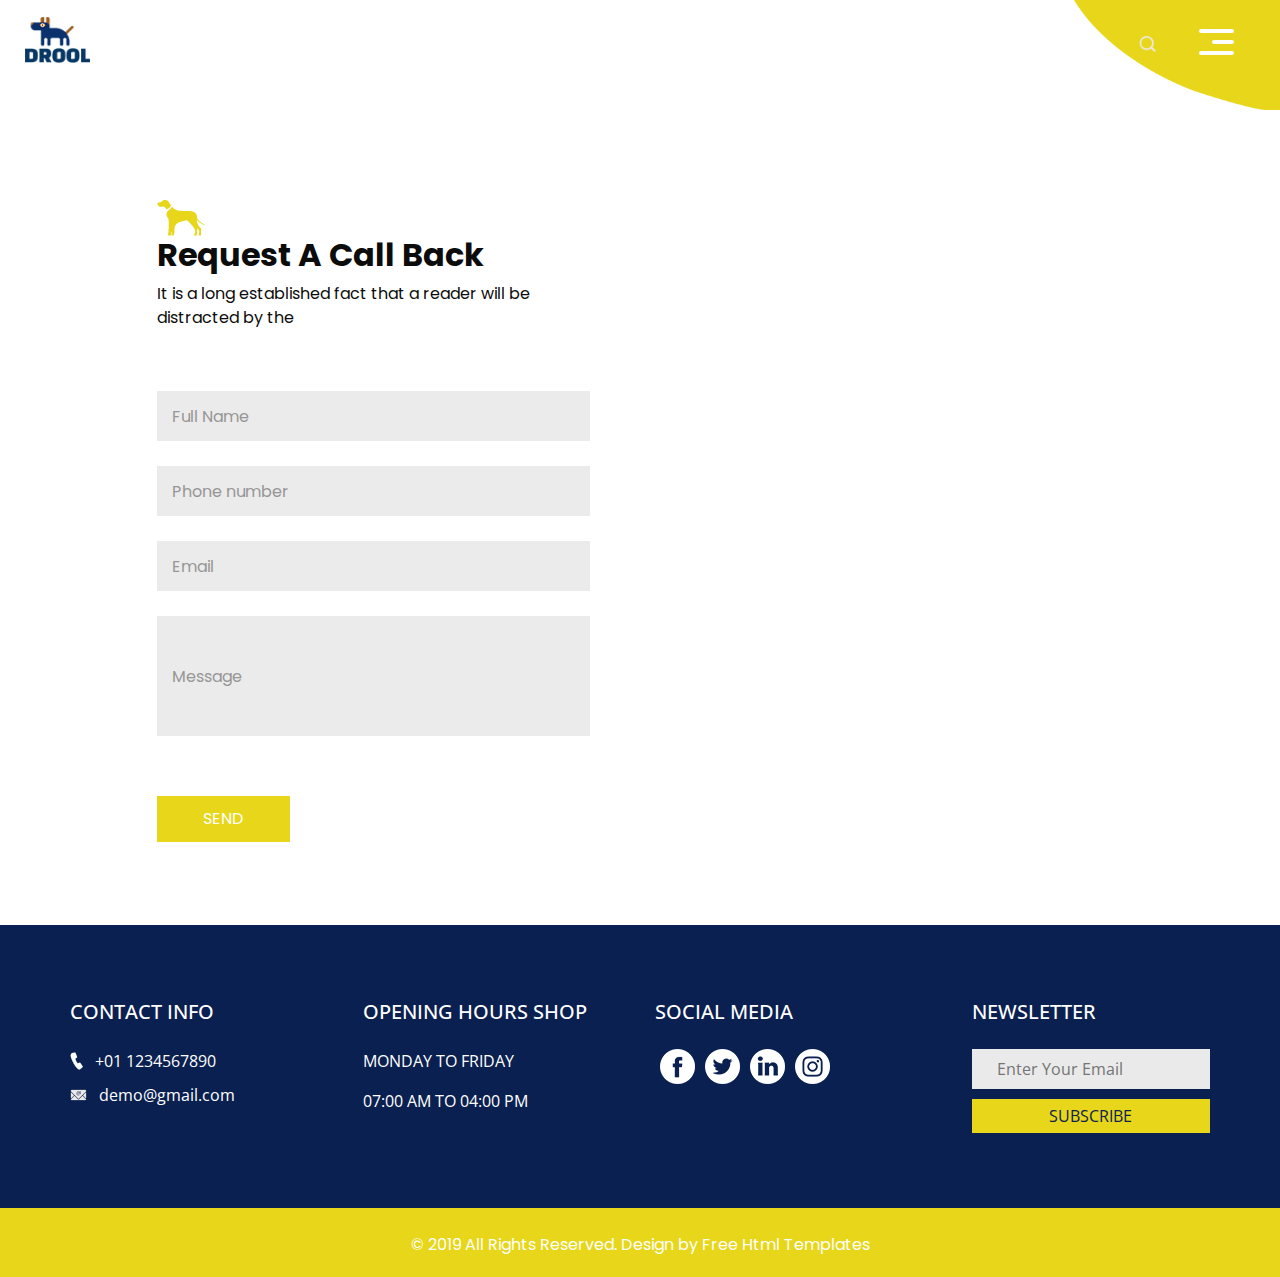
<file: test/contact.html>
<!DOCTYPE html>
<html>

<head>
  <!-- Basic -->
  <meta charset="utf-8" />
  <meta http-equiv="X-UA-Compatible" content="IE=edge" />
  <!-- Mobile Metas -->
  <meta name="viewport" content="width=device-width, initial-scale=1, shrink-to-fit=no" />
  <!-- Site Metas -->
  <meta name="keywords" content="" />
  <meta name="description" content="" />
  <meta name="author" content="" />

  <title>Drool</title>

  <!-- bootstrap core css -->
  <link rel="stylesheet" type="text/css" href="css/bootstrap.css" />

  <!-- fonts style -->
  <link href="https://fonts.googleapis.com/css?family=Open+Sans|Poppins:400,700&display=swap" rel="stylesheet">
  <!-- Custom styles for this template -->
  <link href="css/style.css" rel="stylesheet" />
  <!-- responsive style -->
  <link href="css/responsive.css" rel="stylesheet" />
</head>

<body class="sub_page">
  <div class="hero_area ">
    <!-- header section strats -->
    <header class="header_section">
      <div class="container-fluid">
        <nav class="navbar navbar-expand-lg custom_nav-container">
          <a class="navbar-brand" href="index.html">
            <img src="images/logo.png" alt="">
          </a>
          <div class="" id="">
            <div class="User_option">
              <form class="form-inline my-2  mb-3 mb-lg-0">
                <input type="search" placeholder="Search">
                <button class="btn   my-sm-0 nav_search-btn" type="submit"></button>
              </form>
            </div>

            <div class="custom_menu-btn">
              <button onclick="openNav()">
                <span class="s-1">

                </span>
                <span class="s-2">

                </span>
                <span class="s-3">

                </span>
              </button>
            </div>
            <div id="myNav" class="overlay">
              <div class="overlay-content">
                <a href="index.html">Home</a>
                <a href="about.html">About</a>
                <a href="contact.html">Contact Us</a>
              </div>
            </div>
          </div>
        </nav>
      </div>
    </header>
    <!-- end header section -->
  </div>

  <!-- contact section -->

  <section class="contact_section layout_padding-top">
    <div class="container-fluid">
      <div class="row">
        <div class="col-md-5 offset-md-1">
          <div class="form_container">
            <div class="heading_container">
              <img src="images/heading-img.png" alt="">
              <h2>
                Request A Call Back
              </h2>
              <p>
                It is a long established fact that a reader will be distracted by the
              </p>
            </div>
            <form action="">
              <div>
                <input type="text" placeholder="Full Name " />
              </div>
              <div>
                <input type="text" placeholder="Phone number" />
              </div>
              <div>
                <input type="email" placeholder="Email" />
              </div>
              <div>
                <input type="text" class="message-box" placeholder="Message" />
              </div>
              <div class="d-flex ">
                <button>
                  SEND
                </button>
              </div>
            </form>
          </div>
        </div>
        <div class="col-md-6 px-0">
          <div class="map_container">
            <div class="map-responsive">
              <iframe src="https://www.google.com/maps/embed/v1/place?key=AIzaSyA0s1a7phLN0iaD6-UE7m4qP-z21pH0eSc&q=Eiffel+Tower+Paris+France" width="600" height="300" frameborder="0" style="border:0; width: 100%; height:100%" allowfullscreen></iframe>
            </div>
          </div>
        </div>
      </div>
    </div>
  </section>

  <!-- end contact section -->


  <!-- info section -->
  <section class="info_section ">
    <div class="container">
      <div class="row">
        <div class="col-md-6 col-lg-3">
          <div class="info_contact">
            <h5>
              CONTACT INFO
            </h5>
            <div>
              <img src="images/call.png" alt="" />
              <p>
                +01 1234567890
              </p>
            </div>
            <div>
              <img src="images/mail.png" alt="" />
              <p>
                demo@gmail.com
              </p>
            </div>
          </div>
        </div>
        <div class="col-md-6 col-lg-3">
          <div class="info_time">
            <h5>
              Opening Hours Shop
            </h5>
            <div>
              <p>
                Monday to friday
              </p>
            </div>
            <div>
              <p>
                07:00 am to 04:00 pm
              </p>
            </div>
          </div>
        </div>

        <div class="col-md-6 col-lg-3">
          <div class="info_social">
            <h5>
              social media
            </h5>
            <div class="social_container">
              <div>
                <a href="">
                  <img src="images/fb.png" alt="" />
                </a>
              </div>
              <div>
                <a href="">
                  <img src="images/twitter.png" alt="" />
                </a>
              </div>
              <div>
                <a href="">
                  <img src="images/linkedin.png" alt="" />
                </a>
              </div>
              <div>
                <a href="">
                  <img src="images/instagram.png" alt="" />
                </a>
              </div>
            </div>
          </div>
        </div>
        <div class="col-md-6 col-lg-3">
          <div class="info_form pl-lg-4">
            <h5>
              Newsletter
            </h5>
            <form action="">
              <input type="text" placeholder="Enter Your Email" />
              <button type="submit">
                Subscribe
              </button>
            </form>
          </div>
        </div>
      </div>
    </div>
  </section>

  <!-- end info_section -->


  <!-- footer section -->
  <section class="container-fluid footer_section ">
    <p>
      &copy; 2019 All Rights Reserved. Design by
      <a href="https://html.design/">Free Html Templates</a>
    </p>
  </section>
  <!-- end  footer section -->


  <script type="text/javascript" src="js/jquery-3.4.1.min.js"></script>
  <script type="text/javascript" src="js/bootstrap.js"></script>
  <script>
    function openNav() {
      document.getElementById("myNav").classList.toggle("menu_width")
      document.querySelector(".custom_menu-btn").classList.toggle("menu_btn-style")
    }
  </script>

</body>

</html>
</file>
<file: assets/css/noscript.css>
/*
	Astral by HTML5 UP
	html5up.net | @ajlkn
	Free for personal and commercial use under the CCA 3.0 license (html5up.net/license)
*/

/* Wrapper */

	#wrapper {
		opacity: 1 !important;
	}

/* Nav */

	#nav a {
		opacity: 1.0;
	}

		#nav a:before, #nav a:after {
			display: none;
		}

		#nav a span {
			top: 0;
			opacity: 1.0;
		}

			#nav a span:after {
				display: none;
			}

/* Main */

	#main {
		background: none;
		box-shadow: none;
	}

		#main > .panel {
			background: #ffffff;
			margin-bottom: 2em;
		}

			#main > .panel:last-child {
				margin-bottom: 0;
			}
</file>
<file: dsa/assets/css/noscript.css>
/* Wrapper */

	#wrapper {
		opacity: 1 !important;
	}

/* Nav */

	#nav a {
		opacity: 1.0;
	}

		#nav a:before, #nav a:after {
			display: none;
		}

		#nav a span {
			top: 0;
			opacity: 1.0;
		}

			#nav a span:after {
				display: none;
			}

/* Main */

	#main {
		background: none;
		box-shadow: none;
	}

		#main > .panel {
			background: #ffffff;
			margin-bottom: 2em;
		}

			#main > .panel:last-child {
				margin-bottom: 0;
			}
</file>
<file: test/css/style.css>
body {
  font-family: "Poppins", sans-serif;
  color: #0c0c0c;
  background-color: #ffffff;
}

.layout_padding {
  padding-top: 120px;
  padding-bottom: 120px;
}

.layout_padding2 {
  padding-top: 45px;
  padding-bottom: 45px;
}

.layout_padding2-top {
  padding-top: 45px;
}

.layout_padding2-bottom {
  padding-bottom: 45px;
}

.layout_padding-top {
  padding-top: 120px;
}

.layout_padding-bottom {
  padding-bottom: 120px;
}

.heading_container {
  display: -webkit-box;
  display: -ms-flexbox;
  display: flex;
  -webkit-box-orient: vertical;
  -webkit-box-direction: normal;
      -ms-flex-direction: column;
          flex-direction: column;
  -webkit-box-align: start;
      -ms-flex-align: start;
          align-items: flex-start;
}

.heading_container img {
  max-width: 50px;
}

.heading_container h2 {
  font-weight: bold;
}

/*header section*/
.hero_area {
  height: 100vh;
  background-image: url(../images/hero-bg.jpg);
  background-size: cover;
  display: -webkit-box;
  display: -ms-flexbox;
  display: flex;
  -webkit-box-orient: vertical;
  -webkit-box-direction: normal;
      -ms-flex-direction: column;
          flex-direction: column;
  position: relative;
}

.hero_area::before {
  content: "";
  position: absolute;
  top: 0;
  right: 0;
  width: 45%;
  height: 88%;
  background-image: url(../images/hero-bg2.png);
  background-size: cover;
  background-position: left bottom;
  background-repeat: no-repeat;
}

.sub_page .hero_area {
  height: auto;
  background: none;
}

.sub_page .hero_area::before {
  width: 225px;
  height: 110px;
}

.header_section .container-fluid {
  padding-right: 25px;
  padding-left: 25px;
}

.header_section .nav_container {
  margin: 0 auto;
}

.custom_nav-container.navbar-expand-lg .navbar-nav .nav-item .nav-link {
  padding: 10px 15px;
  color: #060606;
  text-align: center;
  text-transform: uppercase;
}

.custom_nav-container.navbar-expand-lg .navbar-nav .nav-item.active .nav-link, .custom_nav-container.navbar-expand-lg .navbar-nav .nav-item:hover .nav-link {
  color: #e7d619;
}

a,
a:hover,
a:focus {
  text-decoration: none;
}

a:hover,
a:focus {
  color: initial;
}

.btn,
.btn:focus {
  outline: none !important;
  -webkit-box-shadow: none;
          box-shadow: none;
}

.custom_nav-container .nav_search-btn {
  background-image: url(../images/search-icon.png);
  background-size: 17px;
  background-repeat: no-repeat;
  background-position: center;
  width: 35px;
  height: 35px;
  padding: 0;
  border: none;
}

.navbar-brand {
  display: -webkit-box;
  display: -ms-flexbox;
  display: flex;
  -webkit-box-orient: vertical;
  -webkit-box-direction: normal;
      -ms-flex-direction: column;
          flex-direction: column;
  -webkit-box-align: center;
      -ms-flex-align: center;
          align-items: center;
}

.navbar-brand img {
  width: 65px;
}

.custom_nav-container {
  z-index: 99999;
  padding: 0;
  height: 80px;
  -webkit-box-pack: justify;
      -ms-flex-pack: justify;
          justify-content: space-between;
}

.custom_nav-container .navbar-toggler {
  outline: none;
}

.custom_nav-container .navbar-toggler .navbar-toggler-icon {
  background-image: url(../images/menu.png);
  background-size: 50px;
  width: 30px;
  height: 30px;
}

.lg_toggl-btn {
  background-color: transparent;
  border: none;
  outline: none;
  width: 56px;
  height: 40px;
  cursor: pointer;
}

.lg_toggl-btn:focus {
  outline: none;
}

.User_option {
  display: -webkit-box;
  display: -ms-flexbox;
  display: flex;
  -webkit-box-align: center;
      -ms-flex-align: center;
          align-items: center;
  margin-left: auto;
  margin-right: 75px;
}

.User_option .form-inline {
  position: relative;
  margin-right: 15px;
}

.User_option .form-inline input {
  display: none;
}

.custom_menu-btn {
  z-index: 9;
  position: absolute;
  right: 15px;
  top: 7px;
}

.custom_menu-btn button {
  margin-top: 14px;
  outline: none;
  border: none;
  background-color: transparent;
}

.custom_menu-btn button span {
  display: block;
  width: 35px;
  height: 4px;
  background-color: #ffffff;
  margin: 7px 0;
  -webkit-transition: all 0.3s;
  transition: all 0.3s;
  border-radius: 5px;
}

.menu_btn-style {
  position: fixed;
  right: 29px;
  top: 7px;
}

.custom_menu-btn .s-2 {
  -webkit-transition: all 0.1s;
  transition: all 0.1s;
  width: 22px;
  margin-left: auto;
}

.menu_btn-style button .s-1 {
  -webkit-transform: rotate(45deg) translateY(16px);
          transform: rotate(45deg) translateY(16px);
}

.menu_btn-style button .s-2 {
  -webkit-transform: translateX(100px);
          transform: translateX(100px);
}

.menu_btn-style button .s-3 {
  -webkit-transform: rotate(-45deg) translateY(-16px);
          transform: rotate(-45deg) translateY(-16px);
}

.overlay {
  height: 100%;
  width: 0;
  position: fixed;
  z-index: 1;
  top: 0;
  left: 0;
  background-color: black;
  background-color: rgba(10, 32, 80, 0.95);
  overflow-x: hidden;
  -webkit-transition: 0.5s;
  transition: 0.5s;
}

.overlay .closebtn {
  position: absolute;
  top: 0;
  right: 30px;
  font-size: 60px;
}

.overlay a {
  padding: 0px;
  text-decoration: none;
  font-size: 22px;
  color: #ffffff;
  display: block;
  -webkit-transition: 0.3s;
  transition: 0.3s;
  margin-bottom: 15px;
  text-transform: uppercase;
  opacity: 0;
}

.overlay-content {
  position: relative;
  top: 30%;
  width: 100%;
  text-align: center;
  margin-top: 30px;
}

.menu_width {
  width: 100%;
}

.menu_width.overlay a {
  opacity: 1;
}

/*end header section*/
/* slider section */
.slider_section {
  -webkit-box-flex: 1;
      -ms-flex: 1;
          flex: 1;
  display: -webkit-box;
  display: -ms-flexbox;
  display: flex;
  -webkit-box-pack: center;
      -ms-flex-pack: center;
          justify-content: center;
  -webkit-box-align: center;
      -ms-flex-align: center;
          align-items: center;
  position: relative;
}

.slider_section .detail-box {
  margin: 45px 5% 0 5%;
  padding-bottom: 45px;
  border-right: 2px solid #e7d619;
}

.slider_section .detail-box h1 {
  font-weight: bold;
  color: #010001;
  font-size: 3rem;
  padding-bottom: 15px;
  position: relative;
}

.slider_section .detail-box h1 span {
  color: #e7d619;
}

.slider_section .detail-box .btn-box {
  display: -webkit-box;
  display: -ms-flexbox;
  display: flex;
  margin: 30px -5px 0 -5px;
  -ms-flex-wrap: wrap;
      flex-wrap: wrap;
}

.slider_section .detail-box .btn-box a {
  margin: 5px;
  width: 165px;
  text-align: center;
}

.slider_section .detail-box .btn-box .btn-1 {
  display: inline-block;
  padding: 10px 0px;
  background-color: #0a2050;
  color: #ffffff;
  -webkit-transition: all 0.3s;
  transition: all 0.3s;
  border: 1px solid #0a2050;
  border-radius: 0;
}

.slider_section .detail-box .btn-box .btn-1:hover {
  background-color: transparent;
  color: #0a2050;
}

.slider_section .detail-box .btn-box .btn-2 {
  display: inline-block;
  padding: 10px 0px;
  background-color: #e7d619;
  color: #ffffff;
  -webkit-transition: all 0.3s;
  transition: all 0.3s;
  border: 1px solid #e7d619;
  border-radius: 0;
}

.slider_section .detail-box .btn-box .btn-2:hover {
  background-color: transparent;
  color: #e7d619;
}

.slider_section .img-box img {
  max-width: 100%;
}

.slider_section #carouselExampleIndicators {
  width: 100%;
}

.slider_section .carousel-indicators {
  -webkit-box-align: center;
      -ms-flex-align: center;
          align-items: center;
}

.slider_section .carousel-indicators li {
  width: 12px;
  height: 12px;
  opacity: 1;
  background: none;
  border: 2px solid #e7d619;
  color: #000000;
  position: relative;
  margin: 0 4px;
  border-radius: 100%;
}

.slider_section .carousel-indicators li.active {
  width: 18px;
  height: 18px;
}

.slider_section .li_before::before {
  content: "";
  position: absolute;
  left: -5px;
  top: 3.5px;
  width: 1.5px;
  height: 17px;
  background-color: #e7d619;
  border-radius: 5px;
  -webkit-transform: rotate(25deg);
          transform: rotate(25deg);
}

.about_section .detail-box {
  text-align: center;
  width: 80%;
  margin: auto;
}

.about_section .detail-box .heading_container {
  -webkit-box-align: center;
      -ms-flex-align: center;
          align-items: center;
  text-align: center;
}

.about_section .detail-box .heading_container h2 {
  color: #151515;
}

.about_section .detail-box p {
  color: #0e0e0e;
  margin-top: 15px;
}

.about_section .detail-box .btn-box {
  display: -webkit-box;
  display: -ms-flexbox;
  display: flex;
  -webkit-box-pack: center;
      -ms-flex-pack: center;
          justify-content: center;
  margin-top: 25px;
}

.about_section .detail-box .btn-box a {
  display: -webkit-box;
  display: -ms-flexbox;
  display: flex;
  -webkit-box-align: center;
      -ms-flex-align: center;
          align-items: center;
  color: #e7d619;
  text-transform: uppercase;
}

.about_section .detail-box .btn-box a img {
  margin-left: 5px;
}

.animal_section {
  background-image: url(../images/animal-bg.jpg);
  background-size: cover;
  color: #ffffff;
}

.animal_section .animal_container {
  display: -webkit-box;
  display: -ms-flexbox;
  display: flex;
  -ms-flex-wrap: wrap;
      flex-wrap: wrap;
  -webkit-box-pack: center;
      -ms-flex-pack: center;
          justify-content: center;
}

.animal_section .animal_container .box {
  display: -webkit-box;
  display: -ms-flexbox;
  display: flex;
  -webkit-box-orient: vertical;
  -webkit-box-direction: normal;
      -ms-flex-direction: column;
          flex-direction: column;
  -webkit-box-align: center;
      -ms-flex-align: center;
          align-items: center;
  text-align: center;
  margin: 45px 2.5%;
  -ms-flex-preferred-size: 20%;
      flex-basis: 20%;
}

.animal_section .animal_container .box .img-box {
  border-radius: 25px;
  overflow: hidden;
  -webkit-box-shadow: 0 0 10px 5px rgba(0, 0, 0, 0.2);
          box-shadow: 0 0 10px 5px rgba(0, 0, 0, 0.2);
}

.animal_section .animal_container .box .img-box img {
  width: 100%;
}

.animal_section .animal_container .box .detail-box {
  margin-top: 15px;
}

.animal_section .animal_container .box .detail-box h5 {
  font-weight: bold;
}

.animal_section .animal_container .box.b1 {
  -webkit-animation: odd-box-animate 3s infinite;
          animation: odd-box-animate 3s infinite;
}

.animal_section .animal_container .box.b2 {
  -webkit-animation: even-box-animate 3s infinite;
          animation: even-box-animate 3s infinite;
}

@-webkit-keyframes odd-box-animate {
  0% {
    -webkit-transform: translateY(45px);
            transform: translateY(45px);
  }
  50% {
    -webkit-transform: translateY(-45px);
            transform: translateY(-45px);
  }
  100% {
    -webkit-transform: translateY(45px);
            transform: translateY(45px);
  }
}

@keyframes odd-box-animate {
  0% {
    -webkit-transform: translateY(45px);
            transform: translateY(45px);
  }
  50% {
    -webkit-transform: translateY(-45px);
            transform: translateY(-45px);
  }
  100% {
    -webkit-transform: translateY(45px);
            transform: translateY(45px);
  }
}

@-webkit-keyframes even-box-animate {
  0% {
    -webkit-transform: translateY(-45px);
            transform: translateY(-45px);
  }
  50% {
    -webkit-transform: translateY(45px);
            transform: translateY(45px);
  }
  100% {
    -webkit-transform: translateY(-45px);
            transform: translateY(-45px);
  }
}

@keyframes even-box-animate {
  0% {
    -webkit-transform: translateY(-45px);
            transform: translateY(-45px);
  }
  50% {
    -webkit-transform: translateY(45px);
            transform: translateY(45px);
  }
  100% {
    -webkit-transform: translateY(-45px);
            transform: translateY(-45px);
  }
}

.pet_section .row {
  -webkit-box-align: center;
      -ms-flex-align: center;
          align-items: center;
}

.pet_section .img-box {
  position: relative;
  padding-right: 45px;
}

.pet_section .img-box img {
  width: 100%;
  position: relative;
  z-index: 2;
}

.pet_section .img-box::before {
  content: "";
  position: absolute;
  top: 0;
  left: -145px;
  width: 100%;
  height: 110%;
  background-image: url(../images/pet-bg.png);
  z-index: 1;
  background-repeat: no-repeat;
}

.pet_section .detail-box p {
  color: #0e0e0e;
  margin-top: 15px;
}

.pet_section .detail-box .btn-box {
  display: -webkit-box;
  display: -ms-flexbox;
  display: flex;
  margin-top: 25px;
}

.pet_section .detail-box .btn-box a {
  display: -webkit-box;
  display: -ms-flexbox;
  display: flex;
  -webkit-box-align: center;
      -ms-flex-align: center;
          align-items: center;
  color: #e7d619;
  text-transform: uppercase;
}

.pet_section .detail-box .btn-box a img {
  margin-left: 5px;
}

.us_section .us_container {
  display: -webkit-box;
  display: -ms-flexbox;
  display: flex;
  -webkit-box-pack: justify;
      -ms-flex-pack: justify;
          justify-content: space-between;
  position: relative;
}

.us_section .us_container .box {
  display: -webkit-box;
  display: -ms-flexbox;
  display: flex;
  -webkit-box-orient: vertical;
  -webkit-box-direction: normal;
      -ms-flex-direction: column;
          flex-direction: column;
  -webkit-box-align: center;
      -ms-flex-align: center;
          align-items: center;
}

.us_section .us_container .box img {
  max-width: 100%;
}

.us_section .us_container .box .img1-box {
  height: 300px;
  display: -webkit-box;
  display: -ms-flexbox;
  display: flex;
  -webkit-box-pack: center;
      -ms-flex-pack: center;
          justify-content: center;
  -webkit-box-align: center;
      -ms-flex-align: center;
          align-items: center;
}

.us_section .us_container .box .img2-box {
  width: 175px;
  display: -webkit-box;
  display: -ms-flexbox;
  display: flex;
  -webkit-box-pack: center;
      -ms-flex-pack: center;
          justify-content: center;
}

.us_section .us_container .box .detail-box {
  margin-top: 15px;
}

.us_section .us_container .box .detail-box h6 {
  text-transform: uppercase;
  font-weight: bold;
  color: #0e0e0e;
}

.us_section .us_container::before {
  content: "";
  position: absolute;
  bottom: 25.2%;
  left: 50%;
  width: 80%;
  height: 1.5px;
  background-image: -webkit-gradient(linear, left top, right top, color-stop(50%, transparent), color-stop(50%, #e7d619));
  background-image: linear-gradient(to right, transparent 50%, #e7d619 50%);
  background-size: 20px 100%;
  z-index: -1;
  -webkit-transform: translateX(-50%);
          transform: translateX(-50%);
  -webkit-animation: border-dance 4s infinite linear;
          animation: border-dance 4s infinite linear;
}

@-webkit-keyframes border-dance {
  0% {
    background-position: 0px 0px;
  }
  100% {
    background-position: 300px 0px;
  }
}

@keyframes border-dance {
  0% {
    background-position: 0px 0px;
  }
  100% {
    background-position: 300px 0px;
  }
}

.us_section .btn-box {
  display: -webkit-box;
  display: -ms-flexbox;
  display: flex;
  -webkit-box-pack: center;
      -ms-flex-pack: center;
          justify-content: center;
  margin-top: 55px;
}

.us_section .btn-box a {
  display: -webkit-box;
  display: -ms-flexbox;
  display: flex;
  -webkit-box-align: center;
      -ms-flex-align: center;
          align-items: center;
  color: #e7d619;
  text-transform: uppercase;
}

.us_section .btn-box a img {
  margin-left: 5px;
}

.food_section {
  background: -webkit-gradient(linear, left top, left bottom, color-stop(60%, #0a2050), color-stop(60%, transparent));
  background: linear-gradient(to bottom, #0a2050 60%, transparent 60%);
}

.food_section .heading_container {
  -webkit-box-align: center;
      -ms-flex-align: center;
          align-items: center;
  text-align: center;
  color: #ffffff;
}

.food_section .food_container {
  display: -webkit-box;
  display: -ms-flexbox;
  display: flex;
  -webkit-box-pack: justify;
      -ms-flex-pack: justify;
          justify-content: space-between;
  -webkit-box-align: end;
      -ms-flex-align: end;
          align-items: flex-end;
}

.food_section .food_container .box {
  display: -webkit-box;
  display: -ms-flexbox;
  display: flex;
  -webkit-box-orient: vertical;
  -webkit-box-direction: normal;
      -ms-flex-direction: column;
          flex-direction: column;
  -webkit-box-align: center;
      -ms-flex-align: center;
          align-items: center;
  text-align: center;
  margin: 45px 20px 0 20px;
}

.food_section .food_container .box .img-box img {
  max-width: 100%;
}

.food_section .food_container .box .detail-box {
  margin-top: 15px;
}

.food_section .food_container .box .detail-box h6 {
  color: #e7d619;
  text-transform: uppercase;
}

.food_section .food_container .box .detail-box h3 {
  font-weight: bold;
  color: #e7d619;
}

.food_section .food_container .box .detail-box h3 span {
  color: #0a2050;
}

.food_section .food_container .box .detail-box a {
  display: inline-block;
  padding: 8px 45px;
  background-color: #0a2050;
  color: #e7d619;
  -webkit-transition: all 0.3s;
  transition: all 0.3s;
  border: 1px solid #0a2050;
  border-radius: 0;
  margin-top: 15px;
}

.food_section .food_container .box .detail-box a:hover {
  background-color: transparent;
  color: #0a2050;
}

.client_section {
  background-image: url(../images/client-bg.jpg);
  background-size: cover;
}

.client_section #carouselExampleControls {
  display: -webkit-box;
  display: -ms-flexbox;
  display: flex;
  -webkit-box-align: center;
      -ms-flex-align: center;
          align-items: center;
}

.client_section .box {
  display: -webkit-box;
  display: -ms-flexbox;
  display: flex;
  margin-top: 75px;
}

.client_section .box .img-box {
  margin-right: 25px;
  min-width: 250px;
}

.client_section .box .img-box img {
  width: 100%;
}

.client_section .box .detail-box h4 {
  text-transform: uppercase;
  font-size: 24px;
}

.client_section .box .detail-box img {
  width: 25px;
}

.client_section .carousel_btn-box {
  display: -webkit-box;
  display: -ms-flexbox;
  display: flex;
  -webkit-box-align: center;
      -ms-flex-align: center;
          align-items: center;
}

.client_section .carousel_btn-box .carousel-control-prev,
.client_section .carousel_btn-box .carousel-control-next {
  position: unset;
  width: 45px;
  height: 45px;
  background-color: #e7d619;
  opacity: 1;
  border-radius: 100%;
  background-repeat: no-repeat;
  background-position: center;
  margin: 0 3px;
}

.client_section .carousel_btn-box .carousel-control-prev:hover,
.client_section .carousel_btn-box .carousel-control-next:hover {
  background-color: #000000;
}

.client_section .carousel_btn-box .carousel-control-prev {
  background-image: url(../images/prev.png);
}

.client_section .carousel_btn-box .carousel-control-next {
  background-image: url(../images/next.png);
}

.contact_section {
  position: relative;
}

.contact_section .form_container {
  padding: 0 35px;
}

.contact_section form {
  margin-top: 45px;
}

.contact_section input {
  width: 100%;
  border: none;
  height: 50px;
  margin-bottom: 25px;
  padding-left: 15px;
  background-color: #ebebeb;
  outline: none;
  color: #101010;
}

.contact_section input::-webkit-input-placeholder {
  color: #979696;
}

.contact_section input:-ms-input-placeholder {
  color: #979696;
}

.contact_section input::-ms-input-placeholder {
  color: #979696;
}

.contact_section input::placeholder {
  color: #979696;
}

.contact_section input.message-box {
  height: 120px;
}

.contact_section button {
  display: inline-block;
  padding: 10px 45px;
  background-color: #e7d619;
  color: #ffffff;
  -webkit-transition: all 0.3s;
  transition: all 0.3s;
  border: 1px solid #e7d619;
  border-radius: 0;
  color: #fff;
  margin-top: 35px;
}

.contact_section button:hover {
  background-color: transparent;
  color: #e7d619;
}

.contact_section .map_container {
  height: 725px;
  border-radius: 100% 0 0 0;
  overflow: hidden;
  margin-left: 45px;
}

.contact_section .map_container .map-responsive {
  height: 100%;
}

.info_section {
  background-color: #0a2050;
  color: #ffffff;
  padding: 40px 0 75px 0;
  font-family: "Open Sans", sans-serif;
}

.info_section .row > div {
  margin-top: 35px;
}

.info_section h5 {
  text-transform: uppercase;
  margin-bottom: 25px;
}

.info_time p {
  text-transform: uppercase;
}

.info_form input {
  width: 100%;
  border: none;
  height: 40px;
  margin-bottom: 10px;
  padding-left: 25px;
  background-color: #eaeaea;
  outline: none;
  color: #101010;
}

.info_form button {
  width: 100%;
  outline: none;
  border: none;
  color: #fff;
  text-transform: uppercase;
  display: inline-block;
  padding: 4px 45px;
  background-color: #e7d619;
  color: #0a2050;
  -webkit-transition: all 0.3s;
  transition: all 0.3s;
  border: 1px solid #e7d619;
  border-radius: 0;
}

.info_form button:hover {
  background-color: transparent;
  color: #e7d619;
}

.info_social .social_container {
  display: -webkit-box;
  display: -ms-flexbox;
  display: flex;
}

.info_social .social_container a {
  margin: 0 5px;
}

.info_social .social_container a img {
  width: 35px;
}

.info_contact > div {
  display: -webkit-box;
  display: -ms-flexbox;
  display: flex;
  -webkit-box-align: center;
      -ms-flex-align: center;
          align-items: center;
  margin: 10px 0;
}

.info_contact > div img {
  height: auto;
  margin-right: 12px;
}

.info_contact > div p {
  margin: 0;
}

/* footer section*/
.footer_section {
  display: -webkit-box;
  display: -ms-flexbox;
  display: flex;
  -webkit-box-orient: vertical;
  -webkit-box-direction: normal;
      -ms-flex-direction: column;
          flex-direction: column;
  -webkit-box-pack: center;
      -ms-flex-pack: center;
          justify-content: center;
  background-color: #e7d619;
}

.footer_section p {
  color: #ffffff;
  margin: 0;
  padding: 25px 0 20px 0;
  margin: 0 auto;
  text-align: center;
}

.footer_section a {
  color: #ffffff;
}

/* end footer section*/
/*# sourceMappingURL=style.css.map */
</file>
<file: test/css/responsive.css>
@media (max-width: 1120px) {
  .slider_section .detail-box {
    border: none;
  }
}

@media (max-width: 992px) {
  .hero_area {
    height: auto;
  }

  .slider_section {
    padding-bottom: 75px;
  }

  .carousel-indicators {
    bottom: -35px;
  }

  .animal_section .animal_container .box {
    flex-basis: 45%;
  }

  .contact_section .form_container {
    padding: 0;
  }
}

@media (max-width: 768px) {


  .layout_padding {
    padding-top: 90px;
    padding-bottom: 90px;
  }

  .layout_padding-top {
    padding-top: 90px;
  }

  .layout_padding-bottom {
    padding-bottom: 90px;
  }

  .hero_area::before {
    width: 225px;
    height: 110px;
  }

  .slider_section .detail-box {
    text-align: center;
  }

  .slider_section .detail-box .btn-box {
    justify-content: center;
  }

  .about_section .detail-box {
    width: 100%;
  }

  .slider_section .img-box {
    margin-bottom: 35px;
  }

  .us_section .us_container {
    flex-direction: column;
  }

  .us_section .us_container .box:not(:last-child) {
    margin-bottom: 45px;
  }

  .us_section .us_container::before {
    display: none;
  }

  .pet_section .img-box {
    padding: 0;
    margin-left: 75px;
  }

  .pet_section .detail-box {

    margin-top: 90px;

  }

  .pet_section .detail-box .heading_container {

    align-items: flex-start;
    text-align: left;

  }

  .food_section {
    background: linear-gradient(to bottom, #0a2050 30%, transparent 30%);

  }

  .food_section .food_container {
    flex-direction: column;
    align-items: center;
  }

  .food_section .food_container .box:not(:last-child) {
    margin-bottom: 35px;
  }

  .client_section #carouselExampleControls {
    flex-direction: column;
    align-items: center;
  }

  .client_section .carousel_btn-box {
    margin-top: 45px;
  }

  .contact_section .map_container {
    margin: 0;
  }

  .info_section .row>div {

    text-align: center;
    display: flex;
    flex-direction: column;
    align-items: center;

  }

}

@media (max-width: 576px) {
  .heading_container {
    align-items: center;
    text-align: center;
  }

  .slider_section .detail-box h1 {
    font-size: 2.5rem;
  }

  .animal_section .animal_container .box {
    flex-basis: 95%;
    animation: none !important;
  }


  .client_section .box {
    flex-direction: column;
    align-items: center;
    text-align: center;
  }

  .client_section .box .img-box {
    margin: 0;
    margin-bottom: 25px;
  }

  .contact_section .map_container {
    height: 475px;
  }

}

@media (max-width: 480px) {
  .pet_section .img-box::before {
    background-size: cover;
  }
}

@media (max-width: 420px) {}

@media (max-width: 375px) {
  .contact_section .map_container {
    height: 400px;
  }
}

@media (min-width: 1200px) {
  .container {
    max-width: 1170px;
  }
}
</file>
<file: KUMerchTeam/KUMerchTeamlayout-main/style.css>
@import url("https://fonts.googleapis.com/css?family=Montserrat:400,400i,700");

*{
  font-family: Montserrat, sans-serif;
}
.section-padding{
  padding:25px 0;
}
.team-wrap .team-member-listing {
    margin: 0;
    padding: 0;
    text-align: center;
    list-style: none;
}
.team-wrap .team-member-listing .team-member-listing-item{
    display: inline-block;
    width: 18%;
}
.team-wrap .team-member-listing .team-member-listing-item .team-member-img-wrap img {
    width: 150px;
    height: 150px;
    object-fit: cover;
    border-radius: 50%;
    object-position: top;
    filter: grayscale(1);
    transition: all 500ms ease-in-out;
}
.team-wrap .team-member-listing .team-member-listing-item:hover img{
  filter: grayscale(0);
}
.team-wrap .team-member-listing .team-member-listing-item .team-member-info-wrap p {
    font-weight: 600;
    color: rgb(83, 86, 56);
    margin-bottom: 10px;
    padding-top: 10px;
}
.team-wrap .team-member-listing .team-member-listing-item .team-member-info-wrap{
    display: inline-block;
    width: 100%;
    position: relative;
}
.team-wrap .team-member-listing .team-member-listing-item .team-member-info-wrap:before {
    content: '';
    width: 4px;
    background: #26282cc9;
    height: 140px;
    display: inline-table;
}
.social-media-listing {
    padding: 7px 0;
    list-style: none;
    background: #c5e9c5;
    border-radius: 50px;
    width: 70%;
    margin: 0 auto;
}
.social-media-listing .social-media-list-item {
    width: 27%;
    display: inline-block;
    text-align: center;
}
.social-media-listing .social-media-list-item i{
    font-size: 30px;
    transition: all 700ms ease-in-out;
}
.social-media-listing .social-media-list-dribble i{
    color: #3b5998;
}
.social-media-listing .social-media-list-twitter i{
    color: #3f729b;
}
.social-media-listing .social-media-list-behance i{
    color:#E1306C;
    border-radius: 50%;
}
.social-media-listing .social-media-list-item a:hover i{
    transform: scale(1.3) rotate(360deg) ;
}

/* Start Media query */
@media screen and (max-width:991px) and (min-width:768px){

    .team-wrap .team-member-listing .team-member-listing-item {
        width: 30%;
        padding: 0 15px;
        margin: 0px 0 30px;
    }
    .team-wrap .team-member-listing .team-member-listing-item .team-member-info-wrap:before{
        display: none;
    }
}
 
@media screen and (max-width:767px) and (min-width:426px){
    .team-wrap .team-member-listing .team-member-listing-item {
        width: 49%;
        margin-bottom: 30px;
    }
    .team-wrap .team-member-listing .team-member-listing-item .team-member-info-wrap:before{
        display: none;
    }
}
@media screen and (max-width:425px) and (min-width:320px){
    .team-wrap .team-member-listing .team-member-listing-item {
        width: 100%;
        margin-bottom: 30px;
    }
    .team-wrap .team-member-listing .team-member-listing-item .team-member-info-wrap:before{
        display: none;
    }
}

/* End Media query */
</file>
<file: assets/css/main.css>
@import url("https://fonts.googleapis.com/css?family=Source+Sans+Pro:300,400,300italic,400italic");
@import url("fontawesome-all.min.css");

/*
	Astral by HTML5 UP
	html5up.net | @ajlkn
	Free for personal and commercial use under the CCA 3.0 license (html5up.net/license)
*/

html, body, div, span, applet, object,
iframe, h1, h2, h3, h4, h5, h6, p, blockquote,
pre, a, abbr, acronym, address, big, cite,
code, del, dfn, em, img, ins, kbd, q, s, samp,
small, strike, strong, sub, sup, tt, var, b,
u, i, center, dl, dt, dd, ol, ul, li, fieldset,
form, label, legend, table, caption, tbody,
tfoot, thead, tr, th, td, article, aside,
canvas, details, embed, figure, figcaption,
footer, header, hgroup, menu, nav, output, ruby,
section, summary, time, mark, audio, video {
	margin: 0;
	padding: 0;
	border: 0;
	font-size: 100%;
	font: inherit;
	vertical-align: baseline;}

article, aside, details, figcaption, figure,
footer, header, hgroup, menu, nav, section {
	display: block;}

body {
	line-height: 1;
}

ol, ul {
	list-style: none;
}

blockquote, q {
	quotes: none;
}

	blockquote:before, blockquote:after, q:before, q:after {
		content: '';
		content: none;
	}

table {
	border-collapse: collapse;
	border-spacing: 0;
}

body {
	-webkit-text-size-adjust: none;
}

mark {
	background-color: transparent;
	color: inherit;
}

input::-moz-focus-inner {
	border: 0;
	padding: 0;
}

input, select, textarea {
	-moz-appearance: none;
	-webkit-appearance: none;
	-ms-appearance: none;
	appearance: none;
}

/* Row */

	.row {
		display: flex;
		flex-wrap: wrap;
		box-sizing: border-box;
		align-items: stretch;
	}

		.row > * {
			box-sizing: border-box;
		}

		.row.gtr-uniform > * > :last-child {
			margin-bottom: 0;
		}

		.row.aln-left {
			justify-content: flex-start;
		}

		.row.aln-center {
			justify-content: center;
		}

		.row.aln-right {
			justify-content: flex-end;
		}

		.row.aln-top {
			align-items: flex-start;
		}

		.row.aln-middle {
			align-items: center;
		}

		.row.aln-bottom {
			align-items: flex-end;
		}

		.row > .imp {
			order: -1;
		}

		.row > .col-1 {
			width: 8.33333%;
		}

		.row > .off-1 {
			margin-left: 8.33333%;
		}

		.row > .col-2 {
			width: 16.66667%;
		}

		.row > .off-2 {
			margin-left: 16.66667%;
		}

		.row > .col-3 {
			width: 25%;
		}

		.row > .off-3 {
			margin-left: 25%;
		}

		.row > .col-4 {
			width: 33.33333%;
		}

		.row > .off-4 {
			margin-left: 33.33333%;
		}

		.row > .col-5 {
			width: 41.66667%;
		}

		.row > .off-5 {
			margin-left: 41.66667%;
		}

		.row > .col-6 {
			width: 50%;
		}

		.row > .off-6 {
			margin-left: 50%;
		}

		.row > .col-7 {
			width: 58.33333%;
		}

		.row > .off-7 {
			margin-left: 58.33333%;
		}

		.row > .col-8 {
			width: 66.66667%;
		}

		.row > .off-8 {
			margin-left: 66.66667%;
		}

		.row > .col-9 {
			width: 75%;
		}

		.row > .off-9 {
			margin-left: 75%;
		}

		.row > .col-10 {
			width: 83.33333%;
		}

		.row > .off-10 {
			margin-left: 83.33333%;
		}

		.row > .col-11 {
			width: 91.66667%;
		}

		.row > .off-11 {
			margin-left: 91.66667%;
		}

		.row > .col-12 {
			width: 100%;
		}

		.row > .off-12 {
			margin-left: 100%;
		}

		.row.gtr-0 {
			margin-top: 0em;
			margin-left: 0em;
		}

			.row.gtr-0 > * {
				padding: 0em 0 0 0em;
			}

			.row.gtr-0.gtr-uniform {
				margin-top: 0em;
			}

				.row.gtr-0.gtr-uniform > * {
					padding-top: 0em;
				}

		.row.gtr-25 {
			margin-top: -0.3125em;
			margin-left: -0.3125em;
		}

			.row.gtr-25 > * {
				padding: 0.3125em 0 0 0.3125em;
			}

			.row.gtr-25.gtr-uniform {
				margin-top: -0.3125em;
			}

				.row.gtr-25.gtr-uniform > * {
					padding-top: 0.3125em;
				}

		.row.gtr-50 {
			margin-top: -0.625em;
			margin-left: -0.625em;
		}

			.row.gtr-50 > * {
				padding: 0.625em 0 0 0.625em;
			}

			.row.gtr-50.gtr-uniform {
				margin-top: -0.625em;
			}

				.row.gtr-50.gtr-uniform > * {
					padding-top: 0.625em;
				}

		.row {
			margin-top: -1.25em;
			margin-left: -1.25em;
		}

			.row > * {
				padding: 1.25em 0 0 1.25em;
			}

			.row.gtr-uniform {
				margin-top: -1.25em;
			}

				.row.gtr-uniform > * {
					padding-top: 1.25em;
				}

		.row.gtr-150 {
			margin-top: -1.875em;
			margin-left: -1.875em;
		}

			.row.gtr-150 > * {
				padding: 1.875em 0 0 1.875em;
			}

			.row.gtr-150.gtr-uniform {
				margin-top: -1.875em;
			}

				.row.gtr-150.gtr-uniform > * {
					padding-top: 1.875em;
				}

		.row.gtr-200 {
			margin-top: -2.5em;
			margin-left: -2.5em;
		}

			.row.gtr-200 > * {
				padding: 2.5em 0 0 2.5em;
			}

			.row.gtr-200.gtr-uniform {
				margin-top: -2.5em;
			}

				.row.gtr-200.gtr-uniform > * {
					padding-top: 2.5em;
				}

		@media screen and (max-width: 1680px) {

			.row {
				display: flex;
				flex-wrap: wrap;
				box-sizing: border-box;
				align-items: stretch;
			}

				.row > * {
					box-sizing: border-box;
				}

				.row.gtr-uniform > * > :last-child {
					margin-bottom: 0;
				}

				.row.aln-left {
					justify-content: flex-start;
				}

				.row.aln-center {
					justify-content: center;
				}

				.row.aln-right {
					justify-content: flex-end;
				}

				.row.aln-top {
					align-items: flex-start;
				}

				.row.aln-middle {
					align-items: center;
				}

				.row.aln-bottom {
					align-items: flex-end;
				}

				.row > .imp-xlarge {
					order: -1;
				}

				.row > .col-1-xlarge {
					width: 8.33333%;
				}

				.row > .off-1-xlarge {
					margin-left: 8.33333%;
				}

				.row > .col-2-xlarge {
					width: 16.66667%;
				}

				.row > .off-2-xlarge {
					margin-left: 16.66667%;
				}

				.row > .col-3-xlarge {
					width: 25%;
				}

				.row > .off-3-xlarge {
					margin-left: 25%;
				}

				.row > .col-4-xlarge {
					width: 33.33333%;
				}

				.row > .off-4-xlarge {
					margin-left: 33.33333%;
				}

				.row > .col-5-xlarge {
					width: 41.66667%;
				}

				.row > .off-5-xlarge {
					margin-left: 41.66667%;
				}

				.row > .col-6-xlarge {
					width: 50%;
				}

				.row > .off-6-xlarge {
					margin-left: 50%;
				}

				.row > .col-7-xlarge {
					width: 58.33333%;
				}

				.row > .off-7-xlarge {
					margin-left: 58.33333%;
				}

				.row > .col-8-xlarge {
					width: 66.66667%;
				}

				.row > .off-8-xlarge {
					margin-left: 66.66667%;
				}

				.row > .col-9-xlarge {
					width: 75%;
				}

				.row > .off-9-xlarge {
					margin-left: 75%;
				}

				.row > .col-10-xlarge {
					width: 83.33333%;
				}

				.row > .off-10-xlarge {
					margin-left: 83.33333%;
				}

				.row > .col-11-xlarge {
					width: 91.66667%;
				}

				.row > .off-11-xlarge {
					margin-left: 91.66667%;
				}

				.row > .col-12-xlarge {
					width: 100%;
				}

				.row > .off-12-xlarge {
					margin-left: 100%;
				}

				.row.gtr-0 {
					margin-top: 0em;
					margin-left: 0em;
				}

					.row.gtr-0 > * {
						padding: 0em 0 0 0em;
					}

					.row.gtr-0.gtr-uniform {
						margin-top: 0em;
					}

						.row.gtr-0.gtr-uniform > * {
							padding-top: 0em;
						}

				.row.gtr-25 {
					margin-top: -0.3125em;
					margin-left: -0.3125em;
				}

					.row.gtr-25 > * {
						padding: 0.3125em 0 0 0.3125em;
					}

					.row.gtr-25.gtr-uniform {
						margin-top: -0.3125em;
					}

						.row.gtr-25.gtr-uniform > * {
							padding-top: 0.3125em;
						}

				.row.gtr-50 {
					margin-top: -0.625em;
					margin-left: -0.625em;
				}

					.row.gtr-50 > * {
						padding: 0.625em 0 0 0.625em;
					}

					.row.gtr-50.gtr-uniform {
						margin-top: -0.625em;
					}

						.row.gtr-50.gtr-uniform > * {
							padding-top: 0.625em;
						}

				.row {
					margin-top: -1.25em;
					margin-left: -1.25em;
				}

					.row > * {
						padding: 1.25em 0 0 1.25em;
					}

					.row.gtr-uniform {
						margin-top: -1.25em;
					}

						.row.gtr-uniform > * {
							padding-top: 1.25em;
						}

				.row.gtr-150 {
					margin-top: -1.875em;
					margin-left: -1.875em;
				}

					.row.gtr-150 > * {
						padding: 1.875em 0 0 1.875em;
					}

					.row.gtr-150.gtr-uniform {
						margin-top: -1.875em;
					}

						.row.gtr-150.gtr-uniform > * {
							padding-top: 1.875em;
						}

				.row.gtr-200 {
					margin-top: -2.5em;
					margin-left: -2.5em;
				}

					.row.gtr-200 > * {
						padding: 2.5em 0 0 2.5em;
					}

					.row.gtr-200.gtr-uniform {
						margin-top: -2.5em;
					}

						.row.gtr-200.gtr-uniform > * {
							padding-top: 2.5em;
						}

		}

		@media screen and (max-width: 1280px) {

			.row {
				display: flex;
				flex-wrap: wrap;
				box-sizing: border-box;
				align-items: stretch;
			}

				.row > * {
					box-sizing: border-box;
				}

				.row.gtr-uniform > * > :last-child {
					margin-bottom: 0;
				}

				.row.aln-left {
					justify-content: flex-start;
				}

				.row.aln-center {
					justify-content: center;
				}

				.row.aln-right {
					justify-content: flex-end;
				}

				.row.aln-top {
					align-items: flex-start;
				}

				.row.aln-middle {
					align-items: center;
				}

				.row.aln-bottom {
					align-items: flex-end;
				}

				.row > .imp-large {
					order: -1;
				}

				.row > .col-1-large {
					width: 8.33333%;
				}

				.row > .off-1-large {
					margin-left: 8.33333%;
				}

				.row > .col-2-large {
					width: 16.66667%;
				}

				.row > .off-2-large {
					margin-left: 16.66667%;
				}

				.row > .col-3-large {
					width: 25%;
				}

				.row > .off-3-large {
					margin-left: 25%;
				}

				.row > .col-4-large {
					width: 33.33333%;
				}

				.row > .off-4-large {
					margin-left: 33.33333%;
				}

				.row > .col-5-large {
					width: 41.66667%;
				}

				.row > .off-5-large {
					margin-left: 41.66667%;
				}

				.row > .col-6-large {
					width: 50%;
				}

				.row > .off-6-large {
					margin-left: 50%;
				}

				.row > .col-7-large {
					width: 58.33333%;
				}

				.row > .off-7-large {
					margin-left: 58.33333%;
				}

				.row > .col-8-large {
					width: 66.66667%;
				}

				.row > .off-8-large {
					margin-left: 66.66667%;
				}

				.row > .col-9-large {
					width: 75%;
				}

				.row > .off-9-large {
					margin-left: 75%;
				}

				.row > .col-10-large {
					width: 83.33333%;
				}

				.row > .off-10-large {
					margin-left: 83.33333%;
				}

				.row > .col-11-large {
					width: 91.66667%;
				}

				.row > .off-11-large {
					margin-left: 91.66667%;
				}

				.row > .col-12-large {
					width: 100%;
				}

				.row > .off-12-large {
					margin-left: 100%;
				}

				.row.gtr-0 {
					margin-top: 0em;
					margin-left: 0em;
				}

					.row.gtr-0 > * {
						padding: 0em 0 0 0em;
					}

					.row.gtr-0.gtr-uniform {
						margin-top: 0em;
					}

						.row.gtr-0.gtr-uniform > * {
							padding-top: 0em;
						}

				.row.gtr-25 {
					margin-top: -0.3125em;
					margin-left: -0.3125em;
				}

					.row.gtr-25 > * {
						padding: 0.3125em 0 0 0.3125em;
					}

					.row.gtr-25.gtr-uniform {
						margin-top: -0.3125em;
					}

						.row.gtr-25.gtr-uniform > * {
							padding-top: 0.3125em;
						}

				.row.gtr-50 {
					margin-top: -0.625em;
					margin-left: -0.625em;
				}

					.row.gtr-50 > * {
						padding: 0.625em 0 0 0.625em;
					}

					.row.gtr-50.gtr-uniform {
						margin-top: -0.625em;
					}

						.row.gtr-50.gtr-uniform > * {
							padding-top: 0.625em;
						}

				.row {
					margin-top: -1.25em;
					margin-left: -1.25em;
				}

					.row > * {
						padding: 1.25em 0 0 1.25em;
					}

					.row.gtr-uniform {
						margin-top: -1.25em;
					}

						.row.gtr-uniform > * {
							padding-top: 1.25em;
						}

				.row.gtr-150 {
					margin-top: -1.875em;
					margin-left: -1.875em;
				}

					.row.gtr-150 > * {
						padding: 1.875em 0 0 1.875em;
					}

					.row.gtr-150.gtr-uniform {
						margin-top: -1.875em;
					}

						.row.gtr-150.gtr-uniform > * {
							padding-top: 1.875em;
						}

				.row.gtr-200 {
					margin-top: -2.5em;
					margin-left: -2.5em;
				}

					.row.gtr-200 > * {
						padding: 2.5em 0 0 2.5em;
					}

					.row.gtr-200.gtr-uniform {
						margin-top: -2.5em;
					}

						.row.gtr-200.gtr-uniform > * {
							padding-top: 2.5em;
						}

		}

		@media screen and (max-width: 980px) {

			.row {
				display: flex;
				flex-wrap: wrap;
				box-sizing: border-box;
				align-items: stretch;
			}

				.row > * {
					box-sizing: border-box;
				}

				.row.gtr-uniform > * > :last-child {
					margin-bottom: 0;
				}

				.row.aln-left {
					justify-content: flex-start;
				}

				.row.aln-center {
					justify-content: center;
				}

				.row.aln-right {
					justify-content: flex-end;
				}

				.row.aln-top {
					align-items: flex-start;
				}

				.row.aln-middle {
					align-items: center;
				}

				.row.aln-bottom {
					align-items: flex-end;
				}

				.row > .imp-medium {
					order: -1;
				}

				.row > .col-1-medium {
					width: 8.33333%;
				}

				.row > .off-1-medium {
					margin-left: 8.33333%;
				}

				.row > .col-2-medium {
					width: 16.66667%;
				}

				.row > .off-2-medium {
					margin-left: 16.66667%;
				}

				.row > .col-3-medium {
					width: 25%;
				}

				.row > .off-3-medium {
					margin-left: 25%;
				}

				.row > .col-4-medium {
					width: 33.33333%;
				}

				.row > .off-4-medium {
					margin-left: 33.33333%;
				}

				.row > .col-5-medium {
					width: 41.66667%;
				}

				.row > .off-5-medium {
					margin-left: 41.66667%;
				}

				.row > .col-6-medium {
					width: 50%;
				}

				.row > .off-6-medium {
					margin-left: 50%;
				}

				.row > .col-7-medium {
					width: 58.33333%;
				}

				.row > .off-7-medium {
					margin-left: 58.33333%;
				}

				.row > .col-8-medium {
					width: 66.66667%;
				}

				.row > .off-8-medium {
					margin-left: 66.66667%;
				}

				.row > .col-9-medium {
					width: 75%;
				}

				.row > .off-9-medium {
					margin-left: 75%;
				}

				.row > .col-10-medium {
					width: 83.33333%;
				}

				.row > .off-10-medium {
					margin-left: 83.33333%;
				}

				.row > .col-11-medium {
					width: 91.66667%;
				}

				.row > .off-11-medium {
					margin-left: 91.66667%;
				}

				.row > .col-12-medium {
					width: 100%;
				}

				.row > .off-12-medium {
					margin-left: 100%;
				}

				.row.gtr-0 {
					margin-top: 0em;
					margin-left: 0em;
				}

					.row.gtr-0 > * {
						padding: 0em 0 0 0em;
					}

					.row.gtr-0.gtr-uniform {
						margin-top: 0em;
					}

						.row.gtr-0.gtr-uniform > * {
							padding-top: 0em;
						}

				.row.gtr-25 {
					margin-top: -0.3125em;
					margin-left: -0.3125em;
				}

					.row.gtr-25 > * {
						padding: 0.3125em 0 0 0.3125em;
					}

					.row.gtr-25.gtr-uniform {
						margin-top: -0.3125em;
					}

						.row.gtr-25.gtr-uniform > * {
							padding-top: 0.3125em;
						}

				.row.gtr-50 {
					margin-top: -0.625em;
					margin-left: -0.625em;
				}

					.row.gtr-50 > * {
						padding: 0.625em 0 0 0.625em;
					}

					.row.gtr-50.gtr-uniform {
						margin-top: -0.625em;
					}

						.row.gtr-50.gtr-uniform > * {
							padding-top: 0.625em;
						}

				.row {
					margin-top: -1.25em;
					margin-left: -1.25em;
				}

					.row > * {
						padding: 1.25em 0 0 1.25em;
					}

					.row.gtr-uniform {
						margin-top: -1.25em;
					}

						.row.gtr-uniform > * {
							padding-top: 1.25em;
						}

				.row.gtr-150 {
					margin-top: -1.875em;
					margin-left: -1.875em;
				}

					.row.gtr-150 > * {
						padding: 1.875em 0 0 1.875em;
					}

					.row.gtr-150.gtr-uniform {
						margin-top: -1.875em;
					}

						.row.gtr-150.gtr-uniform > * {
							padding-top: 1.875em;
						}

				.row.gtr-200 {
					margin-top: -2.5em;
					margin-left: -2.5em;
				}

					.row.gtr-200 > * {
						padding: 2.5em 0 0 2.5em;
					}

					.row.gtr-200.gtr-uniform {
						margin-top: -2.5em;
					}

						.row.gtr-200.gtr-uniform > * {
							padding-top: 2.5em;
						}

		}

		@media screen and (max-width: 736px) {

			.row {
				display: flex;
				flex-wrap: wrap;
				box-sizing: border-box;
				align-items: stretch;
			}

				.row > * {
					box-sizing: border-box;
				}

				.row.gtr-uniform > * > :last-child {
					margin-bottom: 0;
				}

				.row.aln-left {
					justify-content: flex-start;
				}

				.row.aln-center {
					justify-content: center;
				}

				.row.aln-right {
					justify-content: flex-end;
				}

				.row.aln-top {
					align-items: flex-start;
				}

				.row.aln-middle {
					align-items: center;
				}

				.row.aln-bottom {
					align-items: flex-end;
				}

				.row > .imp-small {
					order: -1;
				}

				.row > .col-1-small {
					width: 8.33333%;
				}

				.row > .off-1-small {
					margin-left: 8.33333%;
				}

				.row > .col-2-small {
					width: 16.66667%;
				}

				.row > .off-2-small {
					margin-left: 16.66667%;
				}

				.row > .col-3-small {
					width: 25%;
				}

				.row > .off-3-small {
					margin-left: 25%;
				}

				.row > .col-4-small {
					width: 33.33333%;
				}

				.row > .off-4-small {
					margin-left: 33.33333%;
				}

				.row > .col-5-small {
					width: 41.66667%;
				}

				.row > .off-5-small {
					margin-left: 41.66667%;
				}

				.row > .col-6-small {
					width: 50%;
				}

				.row > .off-6-small {
					margin-left: 50%;
				}

				.row > .col-7-small {
					width: 58.33333%;
				}

				.row > .off-7-small {
					margin-left: 58.33333%;
				}

				.row > .col-8-small {
					width: 66.66667%;
				}

				.row > .off-8-small {
					margin-left: 66.66667%;
				}

				.row > .col-9-small {
					width: 75%;
				}

				.row > .off-9-small {
					margin-left: 75%;
				}

				.row > .col-10-small {
					width: 83.33333%;
				}

				.row > .off-10-small {
					margin-left: 83.33333%;
				}

				.row > .col-11-small {
					width: 91.66667%;
				}

				.row > .off-11-small {
					margin-left: 91.66667%;
				}

				.row > .col-12-small {
					width: 100%;
				}

				.row > .off-12-small {
					margin-left: 100%;
				}

				.row.gtr-0 {
					margin-top: 0em;
					margin-left: 0em;
				}

					.row.gtr-0 > * {
						padding: 0em 0 0 0em;
					}

					.row.gtr-0.gtr-uniform {
						margin-top: 0em;
					}

						.row.gtr-0.gtr-uniform > * {
							padding-top: 0em;
						}

				.row.gtr-25 {
					margin-top: -0.3125em;
					margin-left: -0.3125em;
				}

					.row.gtr-25 > * {
						padding: 0.3125em 0 0 0.3125em;
					}

					.row.gtr-25.gtr-uniform {
						margin-top: -0.3125em;
					}

						.row.gtr-25.gtr-uniform > * {
							padding-top: 0.3125em;
						}

				.row.gtr-50 {
					margin-top: -0.625em;
					margin-left: -0.625em;
				}

					.row.gtr-50 > * {
						padding: 0.625em 0 0 0.625em;
					}

					.row.gtr-50.gtr-uniform {
						margin-top: -0.625em;
					}

						.row.gtr-50.gtr-uniform > * {
							padding-top: 0.625em;
						}

				.row {
					margin-top: -1.25em;
					margin-left: -1.25em;
				}

					.row > * {
						padding: 1.25em 0 0 1.25em;
					}

					.row.gtr-uniform {
						margin-top: -1.25em;
					}

						.row.gtr-uniform > * {
							padding-top: 1.25em;
						}

				.row.gtr-150 {
					margin-top: -1.875em;
					margin-left: -1.875em;
				}

					.row.gtr-150 > * {
						padding: 1.875em 0 0 1.875em;
					}

					.row.gtr-150.gtr-uniform {
						margin-top: -1.875em;
					}

						.row.gtr-150.gtr-uniform > * {
							padding-top: 1.875em;
						}

				.row.gtr-200 {
					margin-top: -2.5em;
					margin-left: -2.5em;
				}

					.row.gtr-200 > * {
						padding: 2.5em 0 0 2.5em;
					}

					.row.gtr-200.gtr-uniform {
						margin-top: -2.5em;
					}

						.row.gtr-200.gtr-uniform > * {
							padding-top: 2.5em;
						}

		}

/* Basic */

	html {
		box-sizing: border-box;
	}

	*, *:before, *:after {
		box-sizing: inherit;
	}

	body {
		background-image: url("images/overlay.png"), url("images/bg.gif");
		background-repeat: repeat, no-repeat;
		background-size: auto, 100% 100%;
		background-attachment: fixed;
		overflow-y: scroll;
	}

		body.is-preload *, body.is-preload *:before, body.is-preload *:after {
			-moz-animation: none !important;
			-webkit-animation: none !important;
			-ms-animation: none !important;
			animation: none !important;
			-moz-transition: none !important;
			-webkit-transition: none !important;
			-ms-transition: none !important;
			transition: none !important;
		}

	body, input, textarea, select {
		font-family: 'Source Sans Pro', sans-serif;
		font-weight: 300;
		color: #777777;
		font-size: 20pt;
		line-height: 1.75em;
	}

		@media screen and (max-width: 1680px) {

			body, input, textarea, select {
				font-size: 15pt;
			}

		}

		@media screen and (max-width: 1280px) {

			body, input, textarea, select {
				font-size: 14pt;
			}

		}

		@media screen and (max-width: 736px) {

			body, input, textarea, select {
				font-size: 12pt;
			}

		}

		@media screen and (max-width: 360px) {

			body, input, textarea, select {
				font-size: 11pt;
			}

		}

	strong, b, h1, h2, h3, h4, h5, h6 {
		font-weight: 400;
		color: #363636;
	}

	h1 {
		font-size: 2.4em;
		letter-spacing: -0.015em;
	}

	h2 {
		font-size: 1.8em;
		letter-spacing: -0.015em;
	}

	h3, h4, h5, h6 {
		font-size: 1.25em;
		letter-spacing: -0.015em;
	}

	@media screen and (max-width: 736px) {

		h1 {
			font-size: 1.75em;
		}

		h2 {
			font-size: 1.375em;
		}

		h3, h4, h5, h6 {
			font-size: 1em;
		}

	}

	blockquote {
		border-left: solid 0.5em #ddd;
		padding: 1em 0 1em 2em;
		font-style: italic;
	}

	em, i {
		font-style: italic;
	}

	hr {
		border: 0;
		border-top: solid 1px #ddd;
		padding: 1.5em 0 0 0;
		margin: 1.75em 0 0 0;
	}

	sub {
		position: relative;
		top: 0.5em;
		font-size: 0.8em;
	}

	sup {
		position: relative;
		top: -0.5em;
		font-size: 0.8em;
	}

	br.clear {
		clear: both;
	}

	p, ul, ol, dl, table, blockquote, form {
		margin-bottom: 2em;
	}

/* Table */

	table {
		width: 100%;
	}

		table.default tbody tr {
			border-bottom: solid 1px #f4f4f4;
		}

		table.default td {
			padding: 0.5em 1em 0.5em 1em;
		}

		table.default th {
			text-align: left;
			font-weight: 400;
			padding: 0.5em 1em 0.5em 1em;
		}

		table.default thead {
			border-bottom: solid 2px #f4f4f4;
		}

/* Form */

	form label {
		display: block;
		font-weight: 400;
		color: #363636;
		margin: 0 0 1em 0;
	}

	form input[type="text"],
	form input[type="email"],
	form input[type="password"],
	form select,
	form textarea {
		-webkit-appearance: none;
		border: 0;
		background: #f4f4f4;
		padding: 0.75em;
		width: 100%;
		-moz-transition: background-color .25s ease-in-out;
		-webkit-transition: background-color .25s ease-in-out;
		-ms-transition: background-color .25s ease-in-out;
		transition: background-color .25s ease-in-out;
	}

		form input[type="text"]:focus,
		form input[type="email"]:focus,
		form input[type="password"]:focus,
		form select:focus,
		form textarea:focus {
			background: #f8f8f8;
		}

	form input[type="text"],
	form input[type="email"],
	form input[type="password"],
	form select {
		line-height: 1.35em;
	}

	form ::-webkit-input-placeholder {
		color: #999;
	}

	form :-moz-placeholder {
		color: #999;
	}

	form ::-moz-placeholder {
		color: #999;
	}

	form :-ms-input-placeholder {
		color: #999;
	}

/* Section/Article */

	section, article {
		margin-bottom: 3em;
	}

		section > :last-child, section:last-child, article > :last-child, article:last-child {
			margin-bottom: 0;
		}

	header {
		margin: 0 0 1.5em 0;
	}

		header > p {
			margin: 0.5em 0 0 0;
			color: #aaa;
		}

		@media screen and (max-width: 736px) {

			header {
				margin: 0 0 1em 0;
			}

		}

/* Image */

	.image {
		display: inline-block;
	}

		.image img {
			display: block;
			width: 100%;
		}

		.image.fit {
			display: block;
			width: 100%;
		}

		.image.featured {
			display: block;
			width: 100%;
			margin: 0 0 2em 0;
		}

		.image.left {
			float: left;
			margin: 0 2em 2em 0;
		}

		.image.centered {
			display: block;
			margin: 0 0 2em 0;
		}

			.image.centered img {
				margin: 0 auto;
				width: auto;
			}

/* Button */

	input[type="button"],
	input[type="submit"],
	input[type="reset"],
	button,
	.button {
		-moz-transition: background-color .25s ease-in-out;
		-webkit-transition: background-color .25s ease-in-out;
		-ms-transition: background-color .25s ease-in-out;
		transition: background-color .25s ease-in-out;
		-webkit-appearance: none;
		display: inline-block;
		background-color: #222222;
		color: #ffffff;
		border: 0;
		cursor: pointer;
		outline: 0;
		padding: 0.7em 1.5em 0.7em 1.5em;
	}

		input[type="button"]:hover,
		input[type="submit"]:hover,
		input[type="reset"]:hover,
		button:hover,
		.button:hover {
			background-color: #333333;
		}

		input[type="button"]:active,
		input[type="submit"]:active,
		input[type="reset"]:active,
		button:active,
		.button:active {
			background-color: #444444;
		}

		input[type="button"].alt,
		input[type="submit"].alt,
		input[type="reset"].alt,
		button.alt,
		.button.alt {
			background-color: #777777;
		}

			input[type="button"].alt:hover,
			input[type="submit"].alt:hover,
			input[type="reset"].alt:hover,
			button.alt:hover,
			.button.alt:hover {
				background-color: #888888;
			}

			input[type="button"].alt:active,
			input[type="submit"].alt:active,
			input[type="reset"].alt:active,
			button.alt:active,
			.button.alt:active {
				background-color: #999999;
			}

		input[type="button"].small,
		input[type="submit"].small,
		input[type="reset"].small,
		button.small,
		.button.small {
			font-size: 0.75em;
		}

		input[type="button"].large,
		input[type="submit"].large,
		input[type="reset"].large,
		button.large,
		.button.large {
			font-size: 1.25em;
			padding: 0.5em 1.25em 0.5em 1.25em;
		}

		input[type="button"].xlarge,
		input[type="submit"].xlarge,
		input[type="reset"].xlarge,
		button.xlarge,
		.button.xlarge {
			font-size: 1.5em;
			padding: 0.5em 1.25em 0.5em 1.25em;
		}

		@media screen and (max-width: 736px) {

			input[type="button"],
			input[type="submit"],
			input[type="reset"],
			button,
			.button {
				width: 100%;
			}

		}

/* List */

	ul {
		list-style: disc;
		padding-left: 1em;
	}

		ul li {
			padding-left: 0.5em;
		}

	ol {
		list-style: decimal;
		padding-left: 1.25em;
	}

		ol li {
			padding-left: 0.25em;
		}

/* Actions */

	ul.actions {
		list-style: none;
		padding-left: 0;
	}

		ul.actions li {
			display: inline-block;
			padding-left: 0;
			margin: 0 0 0 0.5em;
		}

			ul.actions li:first-child {
				margin-left: 0;
			}

		@media screen and (max-width: 736px) {

			ul.actions li {
				display: block;
				margin: 0.75em 0 0 0;
			}

				ul.actions li:first-child {
					margin-top: 0;
				}

		}

/* Icons */

	.icon {
		text-decoration: none;
		position: relative;
		text-decoration: none;
	}

		.icon:before {
			-moz-osx-font-smoothing: grayscale;
			-webkit-font-smoothing: antialiased;
			display: inline-block;
			font-style: normal;
			font-variant: normal;
			text-rendering: auto;
			line-height: 1;
			text-transform: none !important;
			font-family: 'Font Awesome 5 Free';
			font-weight: 400;
		}

		.icon.solid:before {
			font-weight: 900;
		}

		.icon.brands:before {
			font-family: 'Font Awesome 5 Brands';
		}

		.icon:before {
			line-height: inherit;
		}

		.icon > .label {
			display: none;
		}

/* Nav */

	#nav {
		text-align: center;
		height: 4.25em;
		cursor: default;
	}

		#nav a {
			position: relative;
			display: inline-block;
			color: #ffffff;
			width: 1em;
			height: 1em;
			line-height: 0.9em;
			font-size: 2.5em;
			margin: 0 0.25em 0 0.25em;
			opacity: 0.35;
			outline: 0;
			-moz-transition: opacity .25s ease-in-out;
			-webkit-transition: opacity .25s ease-in-out;
			-ms-transition: opacity .25s ease-in-out;
			transition: opacity .25s ease-in-out;
		}

			#nav a.icon:before {
				padding-right: 0;
			}

			#nav a:before {
				font-size: 0.8em;
			}

			#nav a:after {
				content: '';
				display: block;
				position: absolute;
				left: 50%;
				bottom: -0.75em;
				margin-left: -0.5em;
				border-bottom: solid 0em #ffffff;
				border-left: solid 0.5em transparent;
				border-right: solid 0.5em transparent;
				-moz-transition: border-bottom-width .25s ease-in-out;
				-webkit-transition: border-bottom-width .25s ease-in-out;
				-ms-transition: border-bottom-width .25s ease-in-out;
				transition: border-bottom-width .25s ease-in-out;
			}

			#nav a span {
				display: block;
				position: absolute;
				background: #222222;
				color: #ffffff;
				top: -2.75em;
				font-size: 0.3em;
				height: 2.25em;
				line-height: 2.25em;
				left: 50%;
				opacity: 0;
				-moz-transition: opacity .25s ease-in-out;
				-webkit-transition: opacity .25s ease-in-out;
				-ms-transition: opacity .25s ease-in-out;
				transition: opacity .25s ease-in-out;
				width: 5.5em;
				margin-left: -2.75em;
			}

				#nav a span:after {
					content: '';
					display: block;
					position: absolute;
					bottom: -0.4em;
					left: 50%;
					margin-left: -0.6em;
					border-top: solid 0.6em #222222;
					border-left: solid 0.6em transparent;
					border-right: solid 0.6em transparent;
				}

			#nav a:hover {
				opacity: 1.0;
			}

				#nav a:hover span {
					opacity: 1.0;
				}

			#nav a.active {
				opacity: 1.0;
			}

				#nav a.active:after {
					border-bottom-width: 0.5em;
				}

		@media screen and (max-width: 980px) {

			#nav a span {
				display: none;
			}

		}

/* Wrapper */

	#wrapper {
		width: 45em;
		margin: 0 auto;
		min-height: 100vh;
		max-width: 100%;
		padding: 4em 0;
		display: -moz-flex;
		display: -webkit-flex;
		display: -ms-flex;
		display: flex;
		-moz-flex-direction: column;
		-webkit-flex-direction: column;
		-ms-flex-direction: column;
		flex-direction: column;
		-moz-align-items: center;
		-webkit-align-items: center;
		-ms-align-items: center;
		align-items: center;
		-moz-justify-content: center;
		-webkit-justify-content: center;
		-ms-justify-content: center;
		justify-content: center;
		-moz-transition: opacity 1s ease-in-out;
		-webkit-transition: opacity 1s ease-in-out;
		-ms-transition: opacity 1s ease-in-out;
		transition: opacity 1s ease-in-out;
	}

		body.is-preload #wrapper {
			opacity: 0;
		}

		@media screen and (max-width: 1280px) {

			#wrapper {
				padding: 3em 0;
				max-width: calc(100% - 6em);
			}

		}

		@media screen and (max-width: 980px) {

			#wrapper {
				padding: 1.5em 0;
				max-width: calc(100% - 8em);
			}

		}

		@media screen and (max-width: 736px) {

			#wrapper {
				padding: 1em 0;
				max-width: calc(100% - 2em);
			}

		}

		@media screen and (max-width: 360px) {

			#wrapper {
				padding: 1em 0;
				max-width: 100%;
			}

		}

/* Main */

	#main {
		position: relative;
		overflow: hidden;
		width: 100%;
		background: #ffffff;
		box-shadow: 0px 1px 0px 0px rgba(0, 0, 0, 0.25);
		-moz-transition: min-height 0.5s ease-in-out, max-height 0.5s ease-in-out;
		-webkit-transition: min-height 0.5s ease-in-out, max-height 0.5s ease-in-out;
		-ms-transition: min-height 0.5s ease-in-out, max-height 0.5s ease-in-out;
		transition: min-height 0.5s ease-in-out, max-height 0.5s ease-in-out;
	}

		#main > .panel {
			-moz-transition: opacity 0.25s ease-in-out;
			-webkit-transition: opacity 0.25s ease-in-out;
			-ms-transition: opacity 0.25s ease-in-out;
			transition: opacity 0.25s ease-in-out;
			margin-bottom: 0;
			position: relative;
			padding: 3.5em 2.5em 2.5em 2.5em;
			width: 100%;
		}

			#main > .panel.inactive {
				opacity: 0;
			}

			@media screen and (max-width: 736px) {

				#main > .panel {
					padding: 2em 1.5em 1.5em 1.5em;
				}

			}

			#main > .panel.intro {
				padding: 0;
				height: 20em;
				display: -moz-flex;
				display: -webkit-flex;
				display: -ms-flex;
				display: flex;
				-moz-flex-direction: row;
				-webkit-flex-direction: row;
				-ms-flex-direction: row;
				flex-direction: row;
				-moz-align-items: center;
				-webkit-align-items: center;
				-ms-align-items: center;
				align-items: center;
			}

				#main > .panel.intro .pic {
					text-decoration: none;
					position: relative;
					-moz-flex-grow: 0;
					-webkit-flex-grow: 0;
					-ms-flex-grow: 0;
					flex-grow: 0;
					-moz-flex-shrink: 0;
					-webkit-flex-shrink: 0;
					-ms-flex-shrink: 0;
					flex-shrink: 0;
					width: 17em;
					height: 100%;
				}

					#main > .panel.intro .pic:before {
						content: '';
						position: absolute;
						top: 0;
						left: 0;
						background: url("images/overlay.png");
						width: 100%;
						height: 100%;
						z-index: 1;
					}

					#main > .panel.intro .pic img {
						position: relative;
						display: block;
						position: absolute;
						top: 0;
						left: 0;
						width: 100%;
						height: 100%;
						-moz-object-fit: cover;
						-webkit-object-fit: cover;
						-ms-object-fit: cover;
						object-fit: cover;
						-moz-object-position: center;
						-webkit-object-position: center;
						-ms-object-position: center;
						object-position: center;
					}

					#main > .panel.intro .pic .arrow {
						display: block;
						position: absolute;
						right: 0;
						top: 50%;
						margin-top: -1.375em;
						width: 2.75em;
						height: 2.75em;
						background: #000;
						background: rgba(0, 0, 0, 0.75);
						color: #ffffff;
						text-align: center;
						line-height: 2.75em;
						font-size: 1.5em;
						z-index: 1;
						-moz-transition: width .15s ease-in-out, padding-right .15s ease-in-out;
						-webkit-transition: width .15s ease-in-out, padding-right .15s ease-in-out;
						-ms-transition: width .15s ease-in-out, padding-right .15s ease-in-out;
						transition: width .15s ease-in-out, padding-right .15s ease-in-out;
					}

						#main > .panel.intro .pic .arrow:before {
							position: relative;
							padding-right: 0;
							top: 0.125em;
						}

						#main > .panel.intro .pic .arrow span {
							display: block;
							text-indent: -9999px;
						}

					#main > .panel.intro .pic:hover .arrow {
						width: 3em;
						padding-right: 0.25em;
					}

				#main > .panel.intro header {
					-moz-flex-grow: 1;
					-webkit-flex-grow: 1;
					-ms-flex-grow: 1;
					flex-grow: 1;
					-moz-flex-shrink: 1;
					-webkit-flex-shrink: 1;
					-ms-flex-shrink: 1;
					flex-shrink: 1;
					padding: 3.5em 2.5em;
					margin-bottom: 0;
					width: 100%;
				}

					#main > .panel.intro header h1 {
						line-height: 1.25em;
						margin-bottom: 0;
					}

					#main > .panel.intro header p {
						letter-spacing: -0.015em;
						font-size: 1.25em;
						margin: 0.25em 0 0 0;
					}

				@media screen and (max-width: 980px) {

					#main > .panel.intro {
						-moz-flex-direction: column;
						-webkit-flex-direction: column;
						-ms-flex-direction: column;
						flex-direction: column;
						height: auto;
					}

						#main > .panel.intro .pic {
							height: 25em;
							width: 100%;
						}

						#main > .panel.intro header {
							padding: 4em;
							text-align: center;
						}

				}

				@media screen and (max-width: 736px) {

					#main > .panel.intro .pic {
						height: 20em;
					}

					#main > .panel.intro header {
						padding: 2.75em 2em 2.5em 2em;
					}

						#main > .panel.intro header p {
							font-size: 1em;
							margin: 0.25em 0 0 0;
						}

				}

/* Footer */

	#footer {
		color: rgba(255, 255, 255, 0.45);
		text-align: center;
		padding: 2em 0 0 0;
		font-size: 0.75em;
	}

		#footer a {
			color: #ddd;
			color: rgba(255, 255, 255, 0.65);
			-moz-transition: color .25s ease-in-out;
			-webkit-transition: color .25s ease-in-out;
			-ms-transition: color .25s ease-in-out;
			transition: color .25s ease-in-out;
		}

			#footer a:hover {
				color: white;
			}

		#footer .copyright {
			list-style: none;
			padding-left: 0;
		}

			#footer .copyright li {
				display: inline-block;
				padding-left: 1em;
				margin-left: 1em;
				border-left: solid 1px rgba(255, 255, 255, 0.25);
				line-height: 1;
			}

				#footer .copyright li:first-child {
					padding-left: 0;
					margin-left: 0;
					border-left: 0;
				}

		@media screen and (max-width: 736px) {

			#footer .copyright li {
				padding-left: 0.5em;
				margin-left: 0.5em;
			}

		}
</file>
<file: dsa/assets/css/main.css>
@import url("https://fonts.googleapis.com/css?family=Source+Sans+Pro:300,400,300italic,400italic");
@import url("fontawesome-all.min.css");


html, body, div, span, applet, object,
iframe, h1, h2, h3, h4, h5, h6, p, blockquote,
pre, a, abbr, acronym, address, big, cite,
code, del, dfn, em, img, ins, kbd, q, s, samp,
small, strike, strong, sub, sup, tt, var, b,
u, i, center, dl, dt, dd, ol, ul, li, fieldset,
form, label, legend, table, caption, tbody,
tfoot, thead, tr, th, td, article, aside,
canvas, details, embed, figure, figcaption,
footer, header, hgroup, menu, nav, output, ruby,
section, summary, time, mark, audio, video {
	margin: 0;
	padding: 0;
	border: 0;
	font-size: 100%;
	font: inherit;
	vertical-align: baseline;}

article, aside, details, figcaption, figure,
footer, header, hgroup, menu, nav, section {
	display: block;}

body {
	line-height: 1;
}

ol, ul {
	list-style: none;
}

blockquote, q {
	quotes: none;
}

	blockquote:before, blockquote:after, q:before, q:after {
		content: '';
		content: none;
	}

table {
	border-collapse: collapse;
	border-spacing: 0;
}

body {
	-webkit-text-size-adjust: none;
}

mark {
	background-color: transparent;
	color: inherit;
}

input::-moz-focus-inner {
	border: 0;
	padding: 0;
}

input, select, textarea {
	-moz-appearance: none;
	-webkit-appearance: none;
	-ms-appearance: none;
	appearance: none;
}

/* Row */

	.row {
		display: flex;
		flex-wrap: wrap;
		box-sizing: border-box;
		align-items: stretch;
	}

		.row > * {
			box-sizing: border-box;
		}

		.row.gtr-uniform > * > :last-child {
			margin-bottom: 0;
		}

		.row.aln-left {
			justify-content: flex-start;
		}

		.row.aln-center {
			justify-content: center;
		}

		.row.aln-right {
			justify-content: flex-end;
		}

		.row.aln-top {
			align-items: flex-start;
		}

		.row.aln-middle {
			align-items: center;
		}

		.row.aln-bottom {
			align-items: flex-end;
		}

		.row > .imp {
			order: -1;
		}

		.row > .col-1 {
			width: 8.33333%;
		}

		.row > .off-1 {
			margin-left: 8.33333%;
		}

		.row > .col-2 {
			width: 16.66667%;
		}

		.row > .off-2 {
			margin-left: 16.66667%;
		}

		.row > .col-3 {
			width: 25%;
		}

		.row > .off-3 {
			margin-left: 25%;
		}

		.row > .col-4 {
			width: 33.33333%;
		}

		.row > .off-4 {
			margin-left: 33.33333%;
		}

		.row > .col-5 {
			width: 41.66667%;
		}

		.row > .off-5 {
			margin-left: 41.66667%;
		}

		.row > .col-6 {
			width: 50%;
		}

		.row > .off-6 {
			margin-left: 50%;
		}

		.row > .col-7 {
			width: 58.33333%;
		}

		.row > .off-7 {
			margin-left: 58.33333%;
		}

		.row > .col-8 {
			width: 66.66667%;
		}

		.row > .off-8 {
			margin-left: 66.66667%;
		}

		.row > .col-9 {
			width: 75%;
		}

		.row > .off-9 {
			margin-left: 75%;
		}

		.row > .col-10 {
			width: 83.33333%;
		}

		.row > .off-10 {
			margin-left: 83.33333%;
		}

		.row > .col-11 {
			width: 91.66667%;
		}

		.row > .off-11 {
			margin-left: 91.66667%;
		}

		.row > .col-12 {
			width: 100%;
		}

		.row > .off-12 {
			margin-left: 100%;
		}

		.row.gtr-0 {
			margin-top: 0em;
			margin-left: 0em;
		}

			.row.gtr-0 > * {
				padding: 0em 0 0 0em;
			}

			.row.gtr-0.gtr-uniform {
				margin-top: 0em;
			}

				.row.gtr-0.gtr-uniform > * {
					padding-top: 0em;
				}

		.row.gtr-25 {
			margin-top: -0.3125em;
			margin-left: -0.3125em;
		}

			.row.gtr-25 > * {
				padding: 0.3125em 0 0 0.3125em;
			}

			.row.gtr-25.gtr-uniform {
				margin-top: -0.3125em;
			}

				.row.gtr-25.gtr-uniform > * {
					padding-top: 0.3125em;
				}

		.row.gtr-50 {
			margin-top: -0.625em;
			margin-left: -0.625em;
		}

			.row.gtr-50 > * {
				padding: 0.625em 0 0 0.625em;
			}

			.row.gtr-50.gtr-uniform {
				margin-top: -0.625em;
			}

				.row.gtr-50.gtr-uniform > * {
					padding-top: 0.625em;
				}

		.row {
			margin-top: -1.25em;
			margin-left: -1.25em;
		}

			.row > * {
				padding: 1.25em 0 0 1.25em;
			}

			.row.gtr-uniform {
				margin-top: -1.25em;
			}

				.row.gtr-uniform > * {
					padding-top: 1.25em;
				}

		.row.gtr-150 {
			margin-top: -1.875em;
			margin-left: -1.875em;
		}

			.row.gtr-150 > * {
				padding: 1.875em 0 0 1.875em;
			}

			.row.gtr-150.gtr-uniform {
				margin-top: -1.875em;
			}

				.row.gtr-150.gtr-uniform > * {
					padding-top: 1.875em;
				}

		.row.gtr-200 {
			margin-top: -2.5em;
			margin-left: -2.5em;
		}

			.row.gtr-200 > * {
				padding: 2.5em 0 0 2.5em;
			}

			.row.gtr-200.gtr-uniform {
				margin-top: -2.5em;
			}

				.row.gtr-200.gtr-uniform > * {
					padding-top: 2.5em;
				}

		@media screen and (max-width: 1680px) {

			.row {
				display: flex;
				flex-wrap: wrap;
				box-sizing: border-box;
				align-items: stretch;
			}

				.row > * {
					box-sizing: border-box;
				}

				.row.gtr-uniform > * > :last-child {
					margin-bottom: 0;
				}

				.row.aln-left {
					justify-content: flex-start;
				}

				.row.aln-center {
					justify-content: center;
				}

				.row.aln-right {
					justify-content: flex-end;
				}

				.row.aln-top {
					align-items: flex-start;
				}

				.row.aln-middle {
					align-items: center;
				}

				.row.aln-bottom {
					align-items: flex-end;
				}

				.row > .imp-xlarge {
					order: -1;
				}

				.row > .col-1-xlarge {
					width: 8.33333%;
				}

				.row > .off-1-xlarge {
					margin-left: 8.33333%;
				}

				.row > .col-2-xlarge {
					width: 16.66667%;
				}

				.row > .off-2-xlarge {
					margin-left: 16.66667%;
				}

				.row > .col-3-xlarge {
					width: 25%;
				}

				.row > .off-3-xlarge {
					margin-left: 25%;
				}

				.row > .col-4-xlarge {
					width: 33.33333%;
				}

				.row > .off-4-xlarge {
					margin-left: 33.33333%;
				}

				.row > .col-5-xlarge {
					width: 41.66667%;
				}

				.row > .off-5-xlarge {
					margin-left: 41.66667%;
				}

				.row > .col-6-xlarge {
					width: 50%;
				}

				.row > .off-6-xlarge {
					margin-left: 50%;
				}

				.row > .col-7-xlarge {
					width: 58.33333%;
				}

				.row > .off-7-xlarge {
					margin-left: 58.33333%;
				}

				.row > .col-8-xlarge {
					width: 66.66667%;
				}

				.row > .off-8-xlarge {
					margin-left: 66.66667%;
				}

				.row > .col-9-xlarge {
					width: 75%;
				}

				.row > .off-9-xlarge {
					margin-left: 75%;
				}

				.row > .col-10-xlarge {
					width: 83.33333%;
				}

				.row > .off-10-xlarge {
					margin-left: 83.33333%;
				}

				.row > .col-11-xlarge {
					width: 91.66667%;
				}

				.row > .off-11-xlarge {
					margin-left: 91.66667%;
				}

				.row > .col-12-xlarge {
					width: 100%;
				}

				.row > .off-12-xlarge {
					margin-left: 100%;
				}

				.row.gtr-0 {
					margin-top: 0em;
					margin-left: 0em;
				}

					.row.gtr-0 > * {
						padding: 0em 0 0 0em;
					}

					.row.gtr-0.gtr-uniform {
						margin-top: 0em;
					}

						.row.gtr-0.gtr-uniform > * {
							padding-top: 0em;
						}

				.row.gtr-25 {
					margin-top: -0.3125em;
					margin-left: -0.3125em;
				}

					.row.gtr-25 > * {
						padding: 0.3125em 0 0 0.3125em;
					}

					.row.gtr-25.gtr-uniform {
						margin-top: -0.3125em;
					}

						.row.gtr-25.gtr-uniform > * {
							padding-top: 0.3125em;
						}

				.row.gtr-50 {
					margin-top: -0.625em;
					margin-left: -0.625em;
				}

					.row.gtr-50 > * {
						padding: 0.625em 0 0 0.625em;
					}

					.row.gtr-50.gtr-uniform {
						margin-top: -0.625em;
					}

						.row.gtr-50.gtr-uniform > * {
							padding-top: 0.625em;
						}

				.row {
					margin-top: -1.25em;
					margin-left: -1.25em;
				}

					.row > * {
						padding: 1.25em 0 0 1.25em;
					}

					.row.gtr-uniform {
						margin-top: -1.25em;
					}

						.row.gtr-uniform > * {
							padding-top: 1.25em;
						}

				.row.gtr-150 {
					margin-top: -1.875em;
					margin-left: -1.875em;
				}

					.row.gtr-150 > * {
						padding: 1.875em 0 0 1.875em;
					}

					.row.gtr-150.gtr-uniform {
						margin-top: -1.875em;
					}

						.row.gtr-150.gtr-uniform > * {
							padding-top: 1.875em;
						}

				.row.gtr-200 {
					margin-top: -2.5em;
					margin-left: -2.5em;
				}

					.row.gtr-200 > * {
						padding: 2.5em 0 0 2.5em;
					}

					.row.gtr-200.gtr-uniform {
						margin-top: -2.5em;
					}

						.row.gtr-200.gtr-uniform > * {
							padding-top: 2.5em;
						}

		}

		@media screen and (max-width: 1280px) {

			.row {
				display: flex;
				flex-wrap: wrap;
				box-sizing: border-box;
				align-items: stretch;
			}

				.row > * {
					box-sizing: border-box;
				}

				.row.gtr-uniform > * > :last-child {
					margin-bottom: 0;
				}

				.row.aln-left {
					justify-content: flex-start;
				}

				.row.aln-center {
					justify-content: center;
				}

				.row.aln-right {
					justify-content: flex-end;
				}

				.row.aln-top {
					align-items: flex-start;
				}

				.row.aln-middle {
					align-items: center;
				}

				.row.aln-bottom {
					align-items: flex-end;
				}

				.row > .imp-large {
					order: -1;
				}

				.row > .col-1-large {
					width: 8.33333%;
				}

				.row > .off-1-large {
					margin-left: 8.33333%;
				}

				.row > .col-2-large {
					width: 16.66667%;
				}

				.row > .off-2-large {
					margin-left: 16.66667%;
				}

				.row > .col-3-large {
					width: 25%;
				}

				.row > .off-3-large {
					margin-left: 25%;
				}

				.row > .col-4-large {
					width: 33.33333%;
				}

				.row > .off-4-large {
					margin-left: 33.33333%;
				}

				.row > .col-5-large {
					width: 41.66667%;
				}

				.row > .off-5-large {
					margin-left: 41.66667%;
				}

				.row > .col-6-large {
					width: 50%;
				}

				.row > .off-6-large {
					margin-left: 50%;
				}

				.row > .col-7-large {
					width: 58.33333%;
				}

				.row > .off-7-large {
					margin-left: 58.33333%;
				}

				.row > .col-8-large {
					width: 66.66667%;
				}

				.row > .off-8-large {
					margin-left: 66.66667%;
				}

				.row > .col-9-large {
					width: 75%;
				}

				.row > .off-9-large {
					margin-left: 75%;
				}

				.row > .col-10-large {
					width: 83.33333%;
				}

				.row > .off-10-large {
					margin-left: 83.33333%;
				}

				.row > .col-11-large {
					width: 91.66667%;
				}

				.row > .off-11-large {
					margin-left: 91.66667%;
				}

				.row > .col-12-large {
					width: 100%;
				}

				.row > .off-12-large {
					margin-left: 100%;
				}

				.row.gtr-0 {
					margin-top: 0em;
					margin-left: 0em;
				}

					.row.gtr-0 > * {
						padding: 0em 0 0 0em;
					}

					.row.gtr-0.gtr-uniform {
						margin-top: 0em;
					}

						.row.gtr-0.gtr-uniform > * {
							padding-top: 0em;
						}

				.row.gtr-25 {
					margin-top: -0.3125em;
					margin-left: -0.3125em;
				}

					.row.gtr-25 > * {
						padding: 0.3125em 0 0 0.3125em;
					}

					.row.gtr-25.gtr-uniform {
						margin-top: -0.3125em;
					}

						.row.gtr-25.gtr-uniform > * {
							padding-top: 0.3125em;
						}

				.row.gtr-50 {
					margin-top: -0.625em;
					margin-left: -0.625em;
				}

					.row.gtr-50 > * {
						padding: 0.625em 0 0 0.625em;
					}

					.row.gtr-50.gtr-uniform {
						margin-top: -0.625em;
					}

						.row.gtr-50.gtr-uniform > * {
							padding-top: 0.625em;
						}

				.row {
					margin-top: -1.25em;
					margin-left: -1.25em;
				}

					.row > * {
						padding: 1.25em 0 0 1.25em;
					}

					.row.gtr-uniform {
						margin-top: -1.25em;
					}

						.row.gtr-uniform > * {
							padding-top: 1.25em;
						}

				.row.gtr-150 {
					margin-top: -1.875em;
					margin-left: -1.875em;
				}

					.row.gtr-150 > * {
						padding: 1.875em 0 0 1.875em;
					}

					.row.gtr-150.gtr-uniform {
						margin-top: -1.875em;
					}

						.row.gtr-150.gtr-uniform > * {
							padding-top: 1.875em;
						}

				.row.gtr-200 {
					margin-top: -2.5em;
					margin-left: -2.5em;
				}

					.row.gtr-200 > * {
						padding: 2.5em 0 0 2.5em;
					}

					.row.gtr-200.gtr-uniform {
						margin-top: -2.5em;
					}

						.row.gtr-200.gtr-uniform > * {
							padding-top: 2.5em;
						}

		}

		@media screen and (max-width: 980px) {

			.row {
				display: flex;
				flex-wrap: wrap;
				box-sizing: border-box;
				align-items: stretch;
			}

				.row > * {
					box-sizing: border-box;
				}

				.row.gtr-uniform > * > :last-child {
					margin-bottom: 0;
				}

				.row.aln-left {
					justify-content: flex-start;
				}

				.row.aln-center {
					justify-content: center;
				}

				.row.aln-right {
					justify-content: flex-end;
				}

				.row.aln-top {
					align-items: flex-start;
				}

				.row.aln-middle {
					align-items: center;
				}

				.row.aln-bottom {
					align-items: flex-end;
				}

				.row > .imp-medium {
					order: -1;
				}

				.row > .col-1-medium {
					width: 8.33333%;
				}

				.row > .off-1-medium {
					margin-left: 8.33333%;
				}

				.row > .col-2-medium {
					width: 16.66667%;
				}

				.row > .off-2-medium {
					margin-left: 16.66667%;
				}

				.row > .col-3-medium {
					width: 25%;
				}

				.row > .off-3-medium {
					margin-left: 25%;
				}

				.row > .col-4-medium {
					width: 33.33333%;
				}

				.row > .off-4-medium {
					margin-left: 33.33333%;
				}

				.row > .col-5-medium {
					width: 41.66667%;
				}

				.row > .off-5-medium {
					margin-left: 41.66667%;
				}

				.row > .col-6-medium {
					width: 50%;
				}

				.row > .off-6-medium {
					margin-left: 50%;
				}

				.row > .col-7-medium {
					width: 58.33333%;
				}

				.row > .off-7-medium {
					margin-left: 58.33333%;
				}

				.row > .col-8-medium {
					width: 66.66667%;
				}

				.row > .off-8-medium {
					margin-left: 66.66667%;
				}

				.row > .col-9-medium {
					width: 75%;
				}

				.row > .off-9-medium {
					margin-left: 75%;
				}

				.row > .col-10-medium {
					width: 83.33333%;
				}

				.row > .off-10-medium {
					margin-left: 83.33333%;
				}

				.row > .col-11-medium {
					width: 91.66667%;
				}

				.row > .off-11-medium {
					margin-left: 91.66667%;
				}

				.row > .col-12-medium {
					width: 100%;
				}

				.row > .off-12-medium {
					margin-left: 100%;
				}

				.row.gtr-0 {
					margin-top: 0em;
					margin-left: 0em;
				}

					.row.gtr-0 > * {
						padding: 0em 0 0 0em;
					}

					.row.gtr-0.gtr-uniform {
						margin-top: 0em;
					}

						.row.gtr-0.gtr-uniform > * {
							padding-top: 0em;
						}

				.row.gtr-25 {
					margin-top: -0.3125em;
					margin-left: -0.3125em;
				}

					.row.gtr-25 > * {
						padding: 0.3125em 0 0 0.3125em;
					}

					.row.gtr-25.gtr-uniform {
						margin-top: -0.3125em;
					}

						.row.gtr-25.gtr-uniform > * {
							padding-top: 0.3125em;
						}

				.row.gtr-50 {
					margin-top: -0.625em;
					margin-left: -0.625em;
				}

					.row.gtr-50 > * {
						padding: 0.625em 0 0 0.625em;
					}

					.row.gtr-50.gtr-uniform {
						margin-top: -0.625em;
					}

						.row.gtr-50.gtr-uniform > * {
							padding-top: 0.625em;
						}

				.row {
					margin-top: -1.25em;
					margin-left: -1.25em;
				}

					.row > * {
						padding: 1.25em 0 0 1.25em;
					}

					.row.gtr-uniform {
						margin-top: -1.25em;
					}

						.row.gtr-uniform > * {
							padding-top: 1.25em;
						}

				.row.gtr-150 {
					margin-top: -1.875em;
					margin-left: -1.875em;
				}

					.row.gtr-150 > * {
						padding: 1.875em 0 0 1.875em;
					}

					.row.gtr-150.gtr-uniform {
						margin-top: -1.875em;
					}

						.row.gtr-150.gtr-uniform > * {
							padding-top: 1.875em;
						}

				.row.gtr-200 {
					margin-top: -2.5em;
					margin-left: -2.5em;
				}

					.row.gtr-200 > * {
						padding: 2.5em 0 0 2.5em;
					}

					.row.gtr-200.gtr-uniform {
						margin-top: -2.5em;
					}

						.row.gtr-200.gtr-uniform > * {
							padding-top: 2.5em;
						}

		}

		@media screen and (max-width: 736px) {

			.row {
				display: flex;
				flex-wrap: wrap;
				box-sizing: border-box;
				align-items: stretch;
			}

				.row > * {
					box-sizing: border-box;
				}

				.row.gtr-uniform > * > :last-child {
					margin-bottom: 0;
				}

				.row.aln-left {
					justify-content: flex-start;
				}

				.row.aln-center {
					justify-content: center;
				}

				.row.aln-right {
					justify-content: flex-end;
				}

				.row.aln-top {
					align-items: flex-start;
				}

				.row.aln-middle {
					align-items: center;
				}

				.row.aln-bottom {
					align-items: flex-end;
				}

				.row > .imp-small {
					order: -1;
				}

				.row > .col-1-small {
					width: 8.33333%;
				}

				.row > .off-1-small {
					margin-left: 8.33333%;
				}

				.row > .col-2-small {
					width: 16.66667%;
				}

				.row > .off-2-small {
					margin-left: 16.66667%;
				}

				.row > .col-3-small {
					width: 25%;
				}

				.row > .off-3-small {
					margin-left: 25%;
				}

				.row > .col-4-small {
					width: 33.33333%;
				}

				.row > .off-4-small {
					margin-left: 33.33333%;
				}

				.row > .col-5-small {
					width: 41.66667%;
				}

				.row > .off-5-small {
					margin-left: 41.66667%;
				}

				.row > .col-6-small {
					width: 50%;
				}

				.row > .off-6-small {
					margin-left: 50%;
				}

				.row > .col-7-small {
					width: 58.33333%;
				}

				.row > .off-7-small {
					margin-left: 58.33333%;
				}

				.row > .col-8-small {
					width: 66.66667%;
				}

				.row > .off-8-small {
					margin-left: 66.66667%;
				}

				.row > .col-9-small {
					width: 75%;
				}

				.row > .off-9-small {
					margin-left: 75%;
				}

				.row > .col-10-small {
					width: 83.33333%;
				}

				.row > .off-10-small {
					margin-left: 83.33333%;
				}

				.row > .col-11-small {
					width: 91.66667%;
				}

				.row > .off-11-small {
					margin-left: 91.66667%;
				}

				.row > .col-12-small {
					width: 100%;
				}

				.row > .off-12-small {
					margin-left: 100%;
				}

				.row.gtr-0 {
					margin-top: 0em;
					margin-left: 0em;
				}

					.row.gtr-0 > * {
						padding: 0em 0 0 0em;
					}

					.row.gtr-0.gtr-uniform {
						margin-top: 0em;
					}

						.row.gtr-0.gtr-uniform > * {
							padding-top: 0em;
						}

				.row.gtr-25 {
					margin-top: -0.3125em;
					margin-left: -0.3125em;
				}

					.row.gtr-25 > * {
						padding: 0.3125em 0 0 0.3125em;
					}

					.row.gtr-25.gtr-uniform {
						margin-top: -0.3125em;
					}

						.row.gtr-25.gtr-uniform > * {
							padding-top: 0.3125em;
						}

				.row.gtr-50 {
					margin-top: -0.625em;
					margin-left: -0.625em;
				}

					.row.gtr-50 > * {
						padding: 0.625em 0 0 0.625em;
					}

					.row.gtr-50.gtr-uniform {
						margin-top: -0.625em;
					}

						.row.gtr-50.gtr-uniform > * {
							padding-top: 0.625em;
						}

				.row {
					margin-top: -1.25em;
					margin-left: -1.25em;
				}

					.row > * {
						padding: 1.25em 0 0 1.25em;
					}

					.row.gtr-uniform {
						margin-top: -1.25em;
					}

						.row.gtr-uniform > * {
							padding-top: 1.25em;
						}

				.row.gtr-150 {
					margin-top: -1.875em;
					margin-left: -1.875em;
				}

					.row.gtr-150 > * {
						padding: 1.875em 0 0 1.875em;
					}

					.row.gtr-150.gtr-uniform {
						margin-top: -1.875em;
					}

						.row.gtr-150.gtr-uniform > * {
							padding-top: 1.875em;
						}

				.row.gtr-200 {
					margin-top: -2.5em;
					margin-left: -2.5em;
				}

					.row.gtr-200 > * {
						padding: 2.5em 0 0 2.5em;
					}

					.row.gtr-200.gtr-uniform {
						margin-top: -2.5em;
					}

						.row.gtr-200.gtr-uniform > * {
							padding-top: 2.5em;
						}

		}

/* Basic */

	html {
		box-sizing: border-box;
	}

	*, *:before, *:after {
		box-sizing: inherit;
	}

	body {
		background-image: url("images/overlay.png"), url("images/bg.jpg");
		background-repeat: repeat, no-repeat;
		background-size: auto, 100% 100%;
		background-attachment: fixed;
		overflow-y: scroll;
	}

		body.is-preload *, body.is-preload *:before, body.is-preload *:after {
			-moz-animation: none !important;
			-webkit-animation: none !important;
			-ms-animation: none !important;
			animation: none !important;
			-moz-transition: none !important;
			-webkit-transition: none !important;
			-ms-transition: none !important;
			transition: none !important;
		}

	body, input, textarea, select {
		font-family: 'Source Sans Pro', sans-serif;
		font-weight: 300;
		color: #777777;
		font-size: 20pt;
		line-height: 1.75em;
	}

		@media screen and (max-width: 1680px) {

			body, input, textarea, select {
				font-size: 15pt;
			}

		}

		@media screen and (max-width: 1280px) {

			body, input, textarea, select {
				font-size: 14pt;
			}

		}

		@media screen and (max-width: 736px) {

			body, input, textarea, select {
				font-size: 12pt;
			}

		}

		@media screen and (max-width: 360px) {

			body, input, textarea, select {
				font-size: 11pt;
			}

		}

	strong, b, h1, h2, h3, h4, h5, h6 {
		font-weight: 400;
		color: #363636;
	}

	h1 {
		font-size: 2.4em;
		letter-spacing: -0.015em;
	}

	h2 {
		font-size: 1.8em;
		letter-spacing: -0.015em;
	}

	h3, h4, h5, h6 {
		font-size: 1.25em;
		letter-spacing: -0.015em;
	}

	@media screen and (max-width: 736px) {

		h1 {
			font-size: 1.75em;
		}

		h2 {
			font-size: 1.375em;
		}

		h3, h4, h5, h6 {
			font-size: 1em;
		}

	}

	blockquote {
		border-left: solid 0.5em #ddd;
		padding: 1em 0 1em 2em;
		font-style: italic;
	}

	em, i {
		font-style: italic;
	}

	hr {
		border: 0;
		border-top: solid 1px #ddd;
		padding: 1.5em 0 0 0;
		margin: 1.75em 0 0 0;
	}

	sub {
		position: relative;
		top: 0.5em;
		font-size: 0.8em;
	}

	sup {
		position: relative;
		top: -0.5em;
		font-size: 0.8em;
	}

	br.clear {
		clear: both;
	}

	p, ul, ol, dl, table, blockquote, form {
		margin-bottom: 2em;
	}

/* Table */

	table {
		width: 100%;
	}

		table.default tbody tr {
			border-bottom: solid 1px #f4f4f4;
		}

		table.default td {
			padding: 0.5em 1em 0.5em 1em;
		}

		table.default th {
			text-align: left;
			font-weight: 400;
			padding: 0.5em 1em 0.5em 1em;
		}

		table.default thead {
			border-bottom: solid 2px #f4f4f4;
		}

/* Form */

	form label {
		display: block;
		font-weight: 400;
		color: #363636;
		margin: 0 0 1em 0;
	}

	form input[type="text"],
	form input[type="email"],
	form input[type="password"],
	form select,
	form textarea {
		-webkit-appearance: none;
		border: 0;
		background: #f4f4f4;
		padding: 0.75em;
		width: 100%;
		-moz-transition: background-color .25s ease-in-out;
		-webkit-transition: background-color .25s ease-in-out;
		-ms-transition: background-color .25s ease-in-out;
		transition: background-color .25s ease-in-out;
	}

		form input[type="text"]:focus,
		form input[type="email"]:focus,
		form input[type="password"]:focus,
		form select:focus,
		form textarea:focus {
			background: #f8f8f8;
		}

	form input[type="text"],
	form input[type="email"],
	form input[type="password"],
	form select {
		line-height: 1.35em;
	}

	form ::-webkit-input-placeholder {
		color: #999;
	}

	form :-moz-placeholder {
		color: #999;
	}

	form ::-moz-placeholder {
		color: #999;
	}

	form :-ms-input-placeholder {
		color: #999;
	}

/* Section/Article */

	section, article {
		margin-bottom: 3em;
	}

		section > :last-child, section:last-child, article > :last-child, article:last-child {
			margin-bottom: 0;
		}

	header {
		margin: 0 0 1.5em 0;
	}

		header > p {
			margin: 0.5em 0 0 0;
			color: #aaa;
		}

		@media screen and (max-width: 736px) {

			header {
				margin: 0 0 1em 0;
			}

		}

/* Image */

	.image {
		display: inline-block;
	}

		.image img {
			display: block;
			width: 100%;
		}

		.image.fit {
			display: block;
			width: 100%;
		}

		.image.featured {
			display: block;
			width: 100%;
			margin: 0 0 2em 0;
		}

		.image.left {
			float: left;
			margin: 0 2em 2em 0;
		}

		.image.centered {
			display: block;
			margin: 0 0 2em 0;
		}

			.image.centered img {
				margin: 0 auto;
				width: auto;
			}

/* Button */

	input[type="button"],
	input[type="submit"],
	input[type="reset"],
	button,
	.button {
		-moz-transition: background-color .25s ease-in-out;
		-webkit-transition: background-color .25s ease-in-out;
		-ms-transition: background-color .25s ease-in-out;
		transition: background-color .25s ease-in-out;
		-webkit-appearance: none;
		display: inline-block;
		background-color: #222222;
		color: #ffffff;
		border: 0;
		cursor: pointer;
		outline: 0;
		padding: 0.7em 1.5em 0.7em 1.5em;
	}

		input[type="button"]:hover,
		input[type="submit"]:hover,
		input[type="reset"]:hover,
		button:hover,
		.button:hover {
			background-color: #333333;
		}

		input[type="button"]:active,
		input[type="submit"]:active,
		input[type="reset"]:active,
		button:active,
		.button:active {
			background-color: #444444;
		}

		input[type="button"].alt,
		input[type="submit"].alt,
		input[type="reset"].alt,
		button.alt,
		.button.alt {
			background-color: #777777;
		}

			input[type="button"].alt:hover,
			input[type="submit"].alt:hover,
			input[type="reset"].alt:hover,
			button.alt:hover,
			.button.alt:hover {
				background-color: #888888;
			}

			input[type="button"].alt:active,
			input[type="submit"].alt:active,
			input[type="reset"].alt:active,
			button.alt:active,
			.button.alt:active {
				background-color: #999999;
			}

		input[type="button"].small,
		input[type="submit"].small,
		input[type="reset"].small,
		button.small,
		.button.small {
			font-size: 0.75em;
		}

		input[type="button"].large,
		input[type="submit"].large,
		input[type="reset"].large,
		button.large,
		.button.large {
			font-size: 1.25em;
			padding: 0.5em 1.25em 0.5em 1.25em;
		}

		input[type="button"].xlarge,
		input[type="submit"].xlarge,
		input[type="reset"].xlarge,
		button.xlarge,
		.button.xlarge {
			font-size: 1.5em;
			padding: 0.5em 1.25em 0.5em 1.25em;
		}

		@media screen and (max-width: 736px) {

			input[type="button"],
			input[type="submit"],
			input[type="reset"],
			button,
			.button {
				width: 100%;
			}

		}

/* List */

	ul {
		list-style: disc;
		padding-left: 1em;
	}

		ul li {
			padding-left: 0.5em;
		}

	ol {
		list-style: decimal;
		padding-left: 1.25em;
	}

		ol li {
			padding-left: 0.25em;
		}

/* Actions */

	ul.actions {
		list-style: none;
		padding-left: 0;
	}

		ul.actions li {
			display: inline-block;
			padding-left: 0;
			margin: 0 0 0 0.5em;
		}

			ul.actions li:first-child {
				margin-left: 0;
			}

		@media screen and (max-width: 736px) {

			ul.actions li {
				display: block;
				margin: 0.75em 0 0 0;
			}

				ul.actions li:first-child {
					margin-top: 0;
				}

		}

/* Icons */

	.icon {
		text-decoration: none;
		position: relative;
		text-decoration: none;
	}

		.icon:before {
			-moz-osx-font-smoothing: grayscale;
			-webkit-font-smoothing: antialiased;
			display: inline-block;
			font-style: normal;
			font-variant: normal;
			text-rendering: auto;
			line-height: 1;
			text-transform: none !important;
			font-family: 'Font Awesome 5 Free';
			font-weight: 400;
		}

		.icon.solid:before {
			font-weight: 900;
		}

		.icon.brands:before {
			font-family: 'Font Awesome 5 Brands';
		}

		.icon:before {
			line-height: inherit;
		}

		.icon > .label {
			display: none;
		}

/* Nav */

	#nav {
		text-align: center;
		height: 4.25em;
		cursor: default;
	}

		#nav a {
			position: relative;
			display: inline-block;
			color: #ffffff;
			width: 1em;
			height: 1em;
			line-height: 0.9em;
			font-size: 2.5em;
			margin: 0 0.25em 0 0.25em;
			opacity: 0.35;
			outline: 0;
			-moz-transition: opacity .25s ease-in-out;
			-webkit-transition: opacity .25s ease-in-out;
			-ms-transition: opacity .25s ease-in-out;
			transition: opacity .25s ease-in-out;
		}

			#nav a.icon:before {
				padding-right: 0;
			}

			#nav a:before {
				font-size: 0.8em;
			}

			#nav a:after {
				content: '';
				display: block;
				position: absolute;
				left: 50%;
				bottom: -0.75em;
				margin-left: -0.5em;
				border-bottom: solid 0em #ffffff;
				border-left: solid 0.5em transparent;
				border-right: solid 0.5em transparent;
				-moz-transition: border-bottom-width .25s ease-in-out;
				-webkit-transition: border-bottom-width .25s ease-in-out;
				-ms-transition: border-bottom-width .25s ease-in-out;
				transition: border-bottom-width .25s ease-in-out;
			}

			#nav a span {
				display: block;
				position: absolute;
				background: #222222;
				color: #ffffff;
				top: -2.75em;
				font-size: 0.3em;
				height: 2.25em;
				line-height: 2.25em;
				left: 50%;
				opacity: 0;
				-moz-transition: opacity .25s ease-in-out;
				-webkit-transition: opacity .25s ease-in-out;
				-ms-transition: opacity .25s ease-in-out;
				transition: opacity .25s ease-in-out;
				width: 5.5em;
				margin-left: -2.75em;
			}

				#nav a span:after {
					content: '';
					display: block;
					position: absolute;
					bottom: -0.4em;
					left: 50%;
					margin-left: -0.6em;
					border-top: solid 0.6em #222222;
					border-left: solid 0.6em transparent;
					border-right: solid 0.6em transparent;
				}

			#nav a:hover {
				opacity: 1.0;
			}

				#nav a:hover span {
					opacity: 1.0;
				}

			#nav a.active {
				opacity: 1.0;
			}

				#nav a.active:after {
					border-bottom-width: 0.5em;
				}

		@media screen and (max-width: 980px) {

			#nav a span {
				display: none;
			}

		}

/* Wrapper */

	#wrapper {
		width: 45em;
		margin: 0 auto;
		min-height: 100vh;
		max-width: 100%;
		padding: 4em 0;
		display: -moz-flex;
		display: -webkit-flex;
		display: -ms-flex;
		display: flex;
		-moz-flex-direction: column;
		-webkit-flex-direction: column;
		-ms-flex-direction: column;
		flex-direction: column;
		-moz-align-items: center;
		-webkit-align-items: center;
		-ms-align-items: center;
		align-items: center;
		-moz-justify-content: center;
		-webkit-justify-content: center;
		-ms-justify-content: center;
		justify-content: center;
		-moz-transition: opacity 1s ease-in-out;
		-webkit-transition: opacity 1s ease-in-out;
		-ms-transition: opacity 1s ease-in-out;
		transition: opacity 1s ease-in-out;
	}

		body.is-preload #wrapper {
			opacity: 0;
		}

		@media screen and (max-width: 1280px) {

			#wrapper {
				padding: 3em 0;
				max-width: calc(100% - 6em);
			}

		}

		@media screen and (max-width: 980px) {

			#wrapper {
				padding: 1.5em 0;
				max-width: calc(100% - 8em);
			}

		}

		@media screen and (max-width: 736px) {

			#wrapper {
				padding: 1em 0;
				max-width: calc(100% - 2em);
			}

		}

		@media screen and (max-width: 360px) {

			#wrapper {
				padding: 1em 0;
				max-width: 100%;
			}

		}

/* Main */

	#main {
		position: relative;
		overflow: hidden;
		width: 100%;
		background: #ffffff;
		box-shadow: 0px 1px 0px 0px rgba(0, 0, 0, 0.25);
		-moz-transition: min-height 0.5s ease-in-out, max-height 0.5s ease-in-out;
		-webkit-transition: min-height 0.5s ease-in-out, max-height 0.5s ease-in-out;
		-ms-transition: min-height 0.5s ease-in-out, max-height 0.5s ease-in-out;
		transition: min-height 0.5s ease-in-out, max-height 0.5s ease-in-out;
	}

		#main > .panel {
			-moz-transition: opacity 0.25s ease-in-out;
			-webkit-transition: opacity 0.25s ease-in-out;
			-ms-transition: opacity 0.25s ease-in-out;
			transition: opacity 0.25s ease-in-out;
			margin-bottom: 0;
			position: relative;
			padding: 3.5em 2.5em 2.5em 2.5em;
			width: 100%;
		}

			#main > .panel.inactive {
				opacity: 0;
			}

			@media screen and (max-width: 736px) {

				#main > .panel {
					padding: 2em 1.5em 1.5em 1.5em;
				}

			}

			#main > .panel.intro {
				padding: 0;
				height: 20em;
				display: -moz-flex;
				display: -webkit-flex;
				display: -ms-flex;
				display: flex;
				-moz-flex-direction: row;
				-webkit-flex-direction: row;
				-ms-flex-direction: row;
				flex-direction: row;
				-moz-align-items: center;
				-webkit-align-items: center;
				-ms-align-items: center;
				align-items: center;
			}

				#main > .panel.intro .pic {
					text-decoration: none;
					position: relative;
					-moz-flex-grow: 0;
					-webkit-flex-grow: 0;
					-ms-flex-grow: 0;
					flex-grow: 0;
					-moz-flex-shrink: 0;
					-webkit-flex-shrink: 0;
					-ms-flex-shrink: 0;
					flex-shrink: 0;
					width: 17em;
					height: 100%;
				}

					#main > .panel.intro .pic:before {
						content: '';
						position: absolute;
						top: 0;
						left: 0;
						background: url("images/overlay.png");
						width: 100%;
						height: 100%;
						z-index: 1;
					}

					#main > .panel.intro .pic img {
						position: relative;
						display: block;
						position: absolute;
						top: 0;
						left: 0;
						width: 100%;
						height: 100%;
						-moz-object-fit: cover;
						-webkit-object-fit: cover;
						-ms-object-fit: cover;
						object-fit: cover;
						-moz-object-position: center;
						-webkit-object-position: center;
						-ms-object-position: center;
						object-position: center;
					}

					#main > .panel.intro .pic .arrow {
						display: block;
						position: absolute;
						right: 0;
						top: 50%;
						margin-top: -1.375em;
						width: 2.75em;
						height: 2.75em;
						background: #000;
						background: rgba(0, 0, 0, 0.75);
						color: #ffffff;
						text-align: center;
						line-height: 2.75em;
						font-size: 1.5em;
						z-index: 1;
						-moz-transition: width .15s ease-in-out, padding-right .15s ease-in-out;
						-webkit-transition: width .15s ease-in-out, padding-right .15s ease-in-out;
						-ms-transition: width .15s ease-in-out, padding-right .15s ease-in-out;
						transition: width .15s ease-in-out, padding-right .15s ease-in-out;
					}

						#main > .panel.intro .pic .arrow:before {
							position: relative;
							padding-right: 0;
							top: 0.125em;
						}

						#main > .panel.intro .pic .arrow span {
							display: block;
							text-indent: -9999px;
						}

					#main > .panel.intro .pic:hover .arrow {
						width: 3em;
						padding-right: 0.25em;
					}

				#main > .panel.intro header {
					-moz-flex-grow: 1;
					-webkit-flex-grow: 1;
					-ms-flex-grow: 1;
					flex-grow: 1;
					-moz-flex-shrink: 1;
					-webkit-flex-shrink: 1;
					-ms-flex-shrink: 1;
					flex-shrink: 1;
					padding: 3.5em 2.5em;
					margin-bottom: 0;
					width: 100%;
				}

					#main > .panel.intro header h1 {
						line-height: 1.25em;
						margin-bottom: 0;
					}

					#main > .panel.intro header p {
						letter-spacing: -0.015em;
						font-size: 1.25em;
						margin: 0.25em 0 0 0;
					}

				@media screen and (max-width: 980px) {

					#main > .panel.intro {
						-moz-flex-direction: column;
						-webkit-flex-direction: column;
						-ms-flex-direction: column;
						flex-direction: column;
						height: auto;
					}

						#main > .panel.intro .pic {
							height: 25em;
							width: 100%;
						}

						#main > .panel.intro header {
							padding: 4em;
							text-align: center;
						}

				}

				@media screen and (max-width: 736px) {

					#main > .panel.intro .pic {
						height: 20em;
					}

					#main > .panel.intro header {
						padding: 2.75em 2em 2.5em 2em;
					}

						#main > .panel.intro header p {
							font-size: 1em;
							margin: 0.25em 0 0 0;
						}

				}

/* Footer */

	#footer {
		color: rgba(255, 255, 255, 0.45);
		text-align: center;
		padding: 2em 0 0 0;
		font-size: 0.75em;
	}

		#footer a {
			color: #ddd;
			color: rgba(255, 255, 255, 0.65);
			-moz-transition: color .25s ease-in-out;
			-webkit-transition: color .25s ease-in-out;
			-ms-transition: color .25s ease-in-out;
			transition: color .25s ease-in-out;
		}

			#footer a:hover {
				color: white;
			}

		#footer .copyright {
			list-style: none;
			padding-left: 0;
		}

			#footer .copyright li {
				display: inline-block;
				padding-left: 1em;
				margin-left: 1em;
				border-left: solid 1px rgba(255, 255, 255, 0.25);
				line-height: 1;
			}

				#footer .copyright li:first-child {
					padding-left: 0;
					margin-left: 0;
					border-left: 0;
				}

		@media screen and (max-width: 736px) {

			#footer .copyright li {
				padding-left: 0.5em;
				margin-left: 0.5em;
			}

		}
</file>
